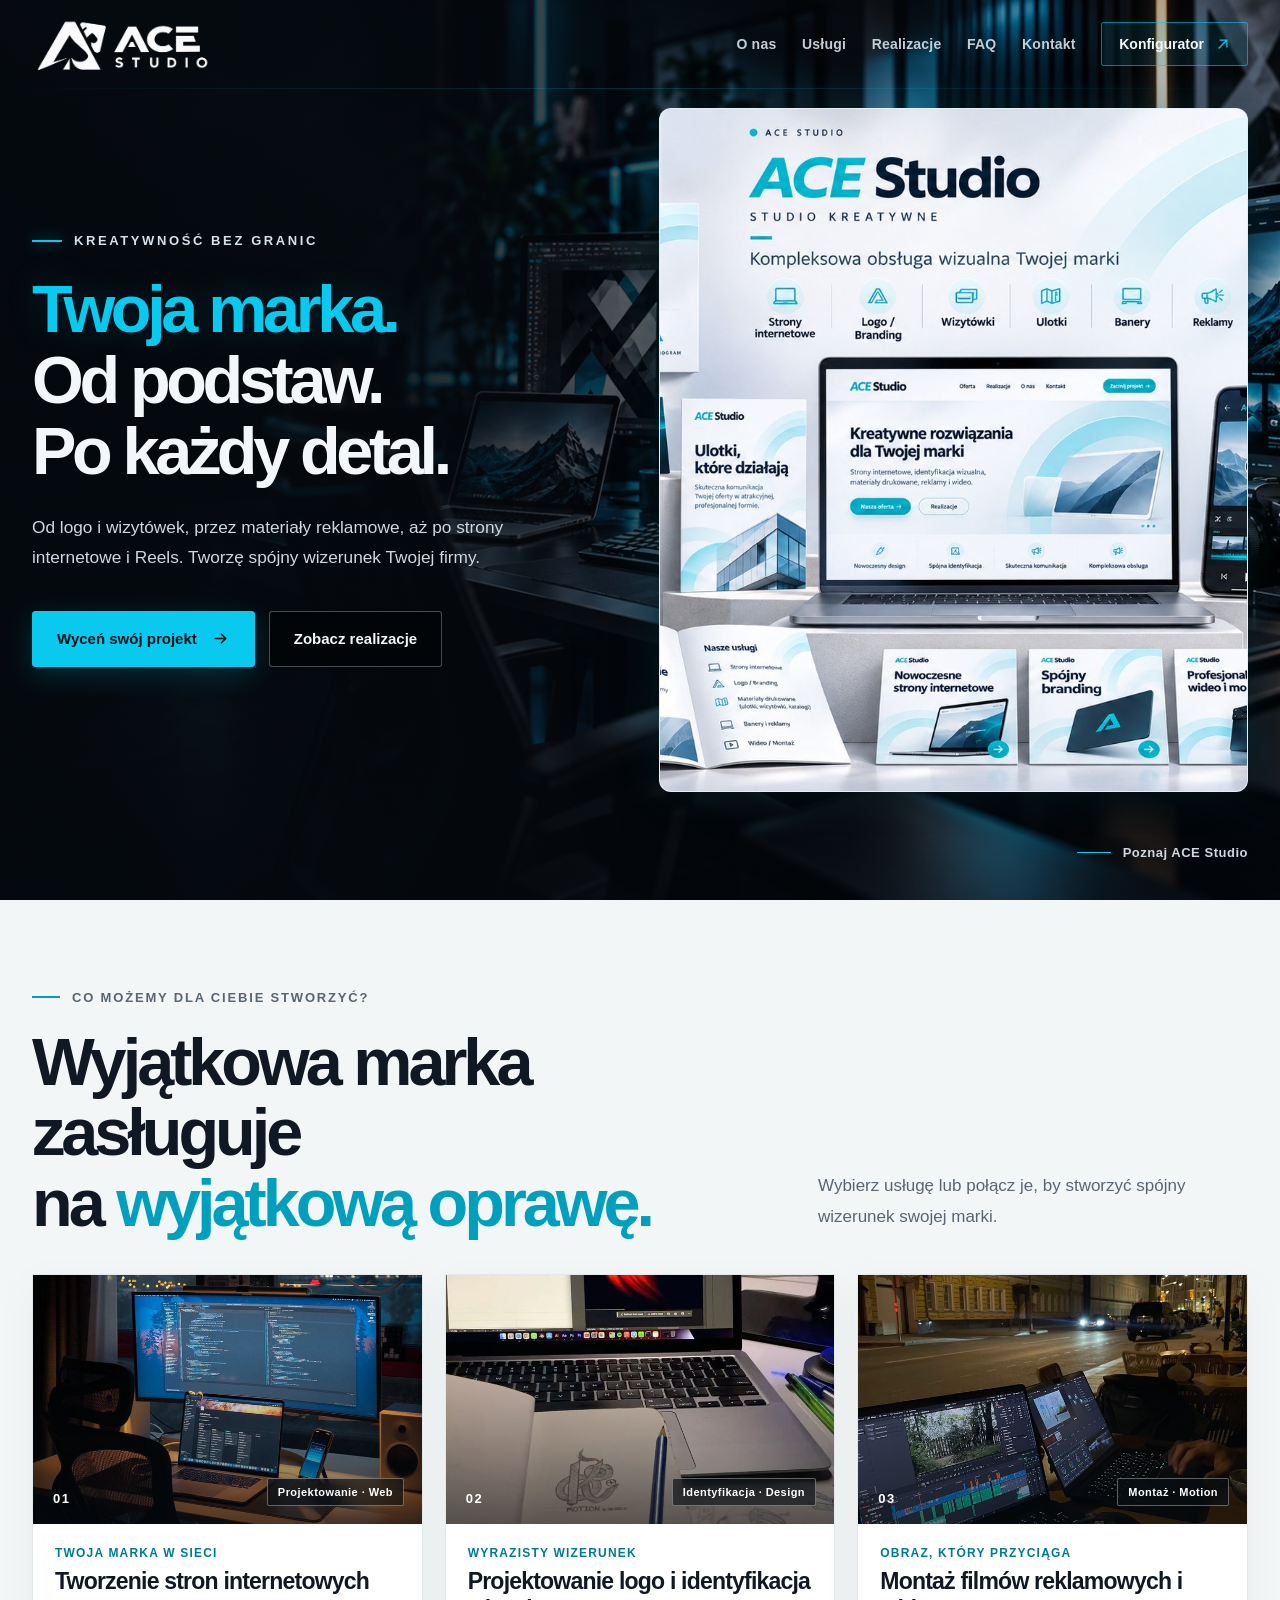
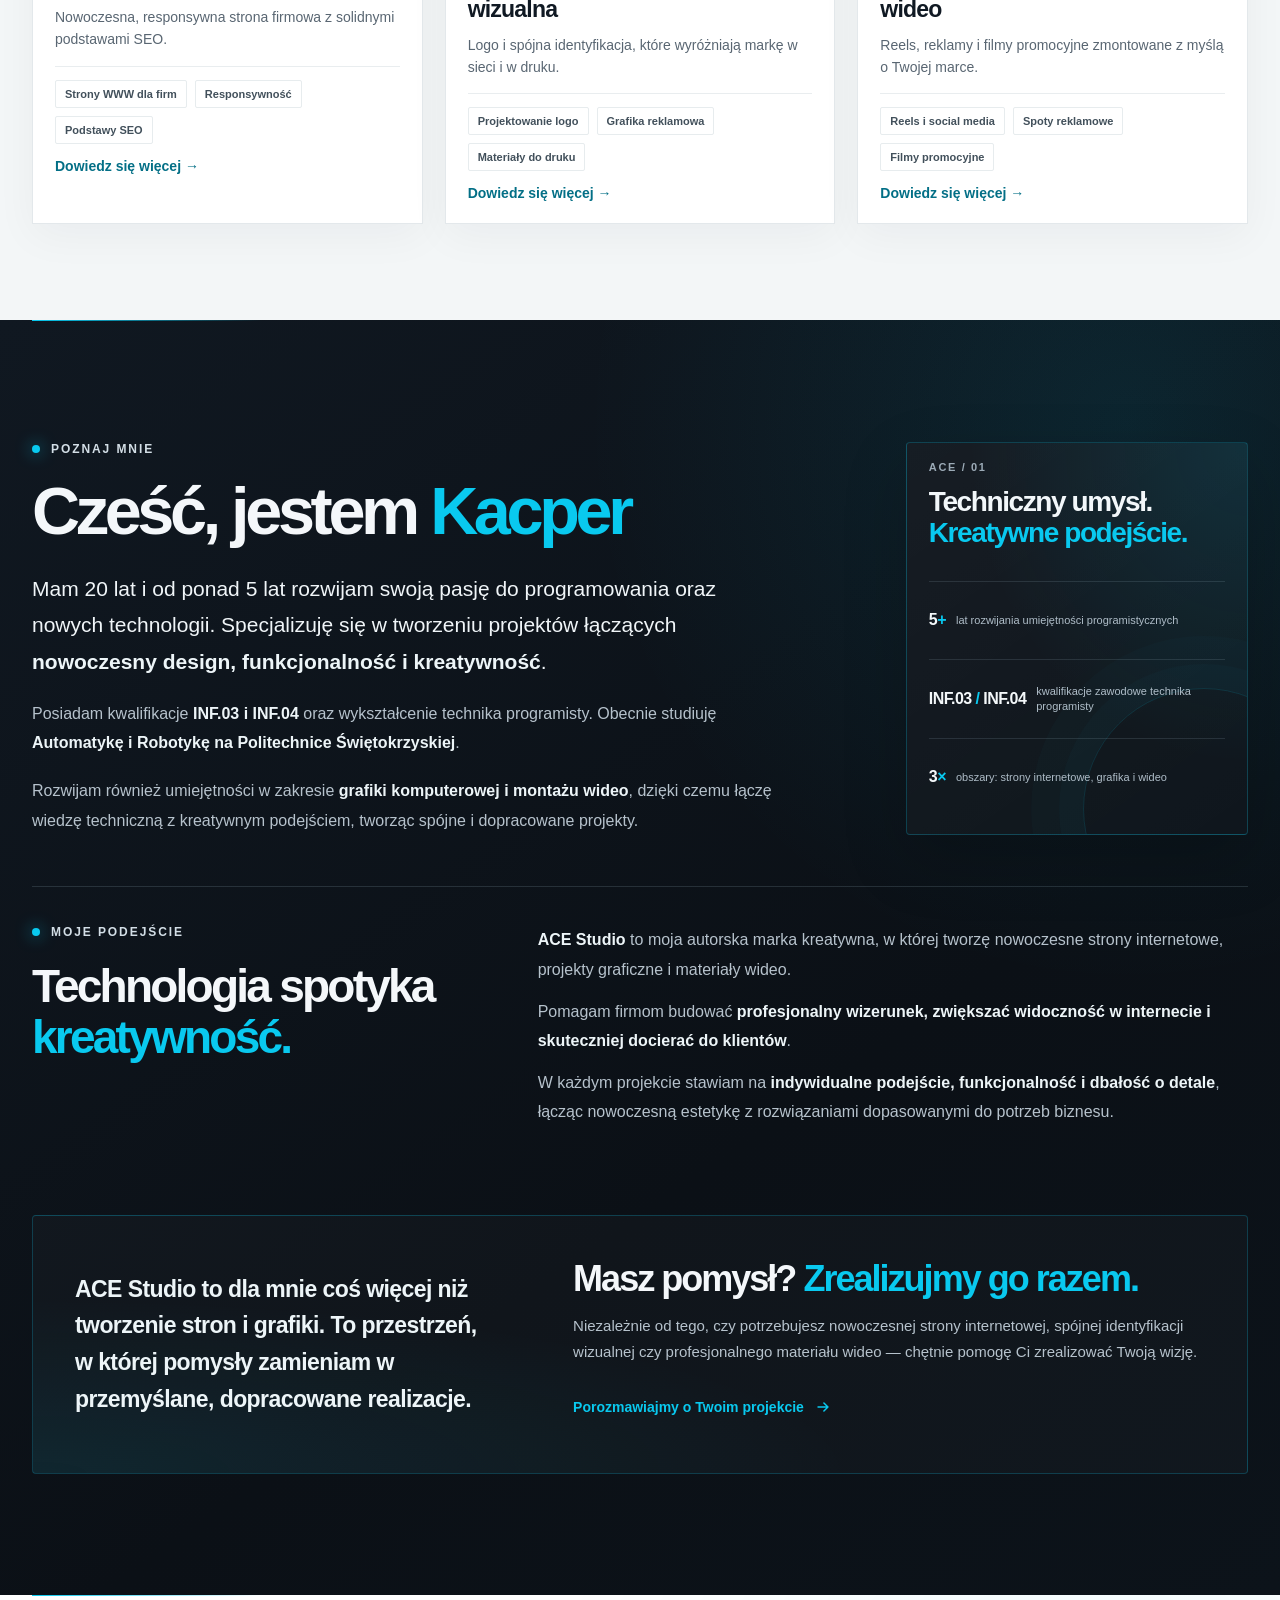
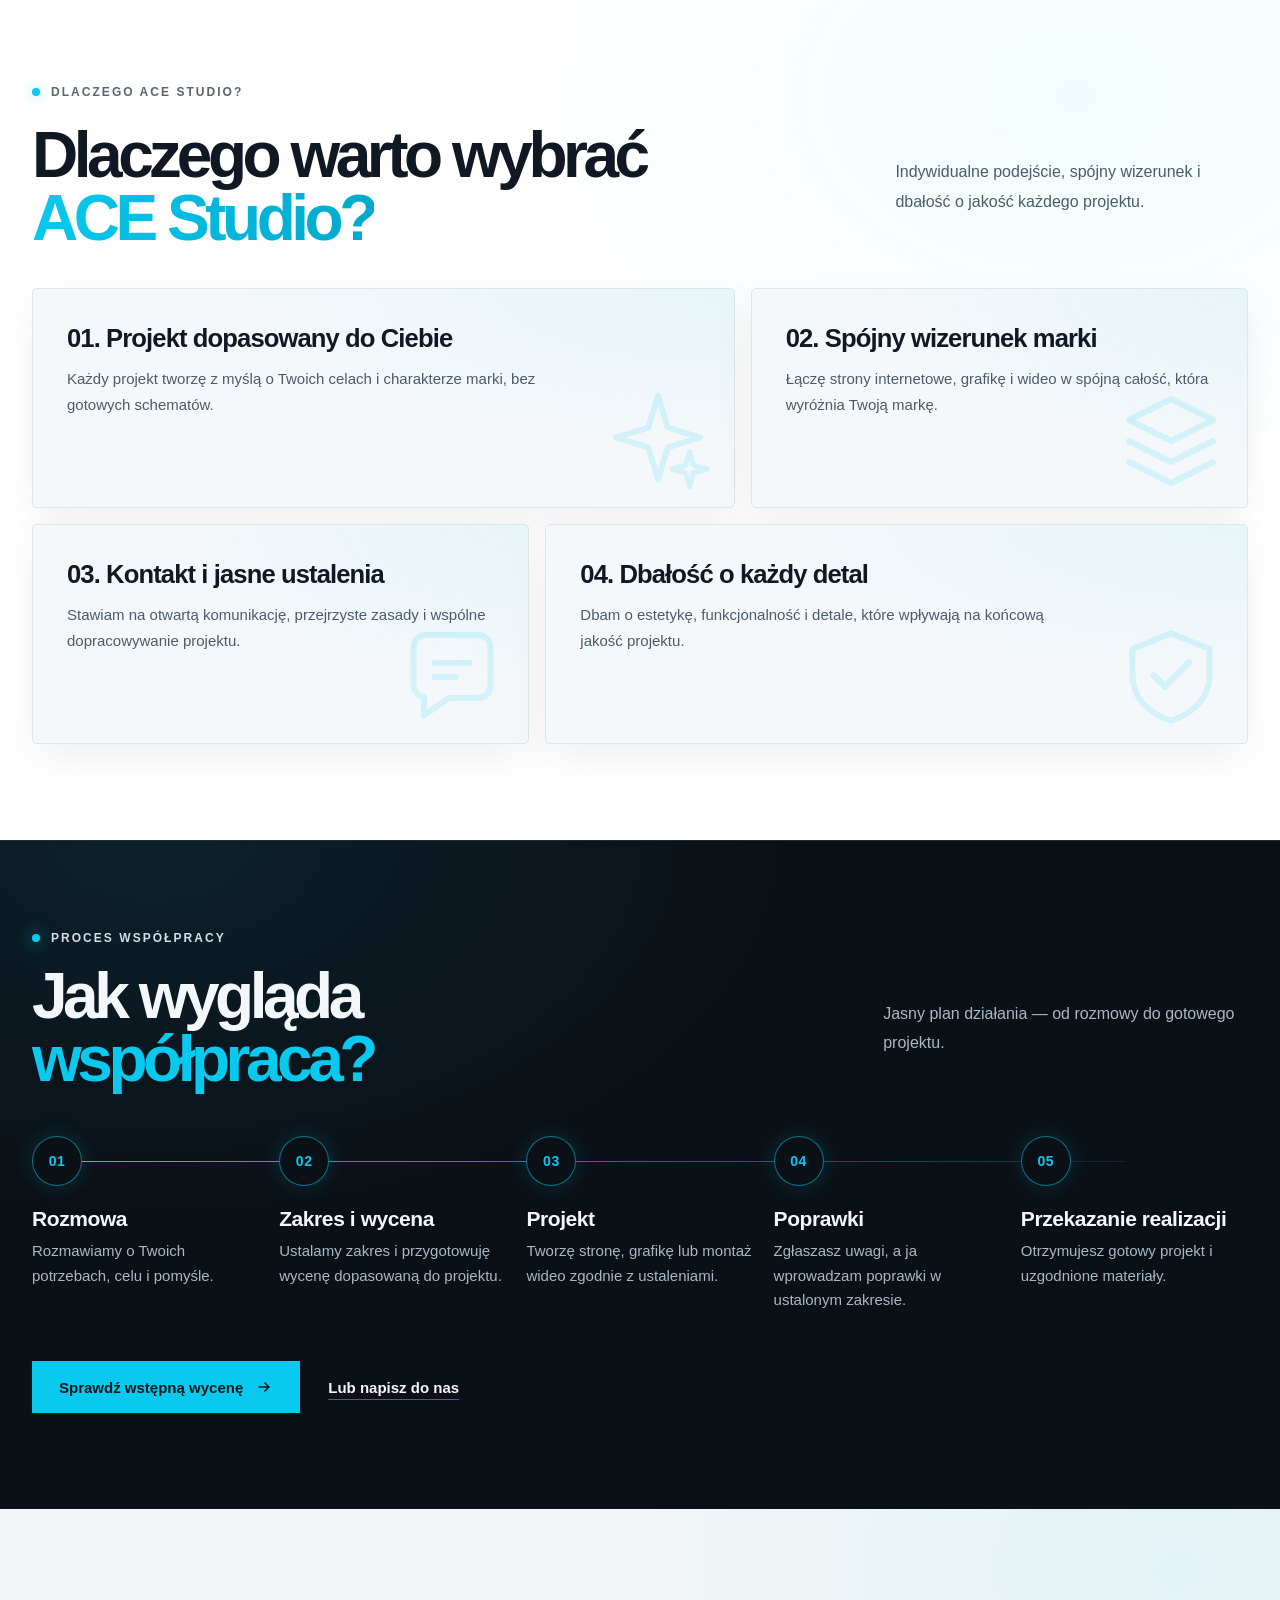
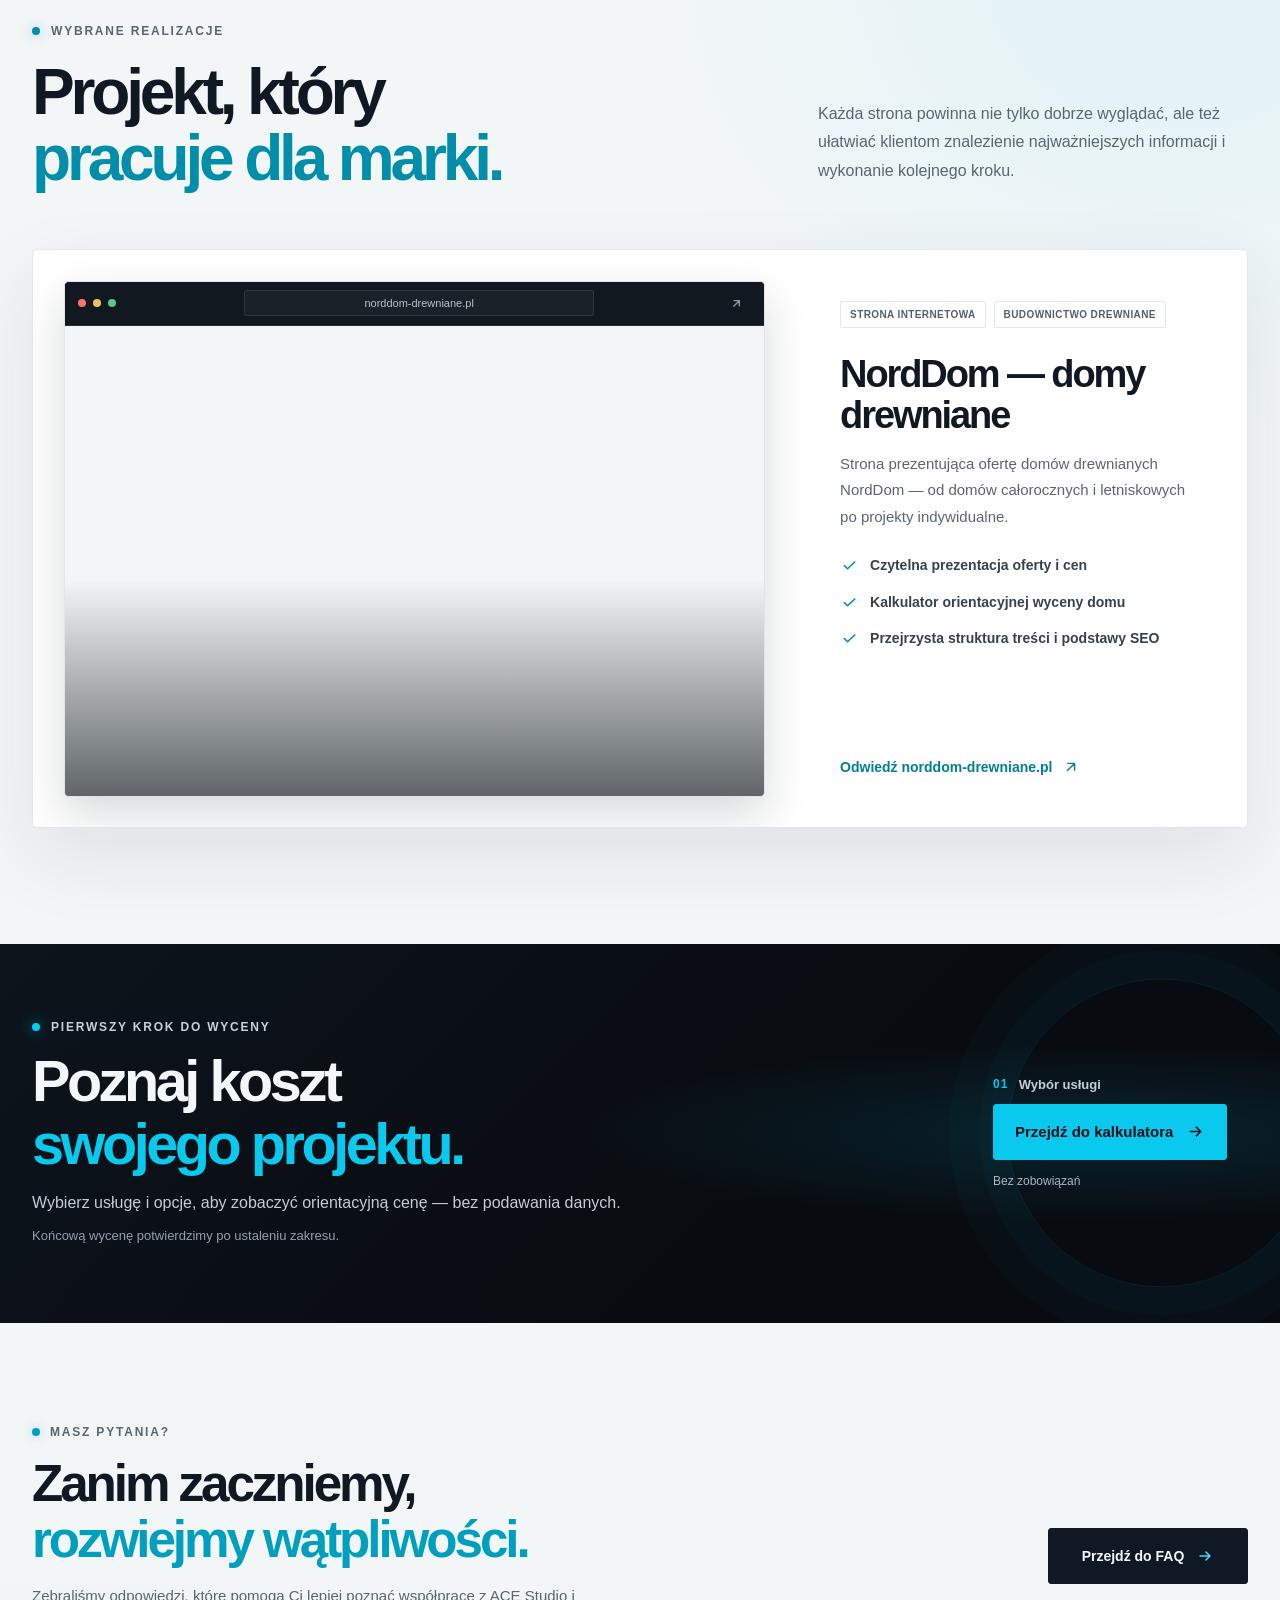
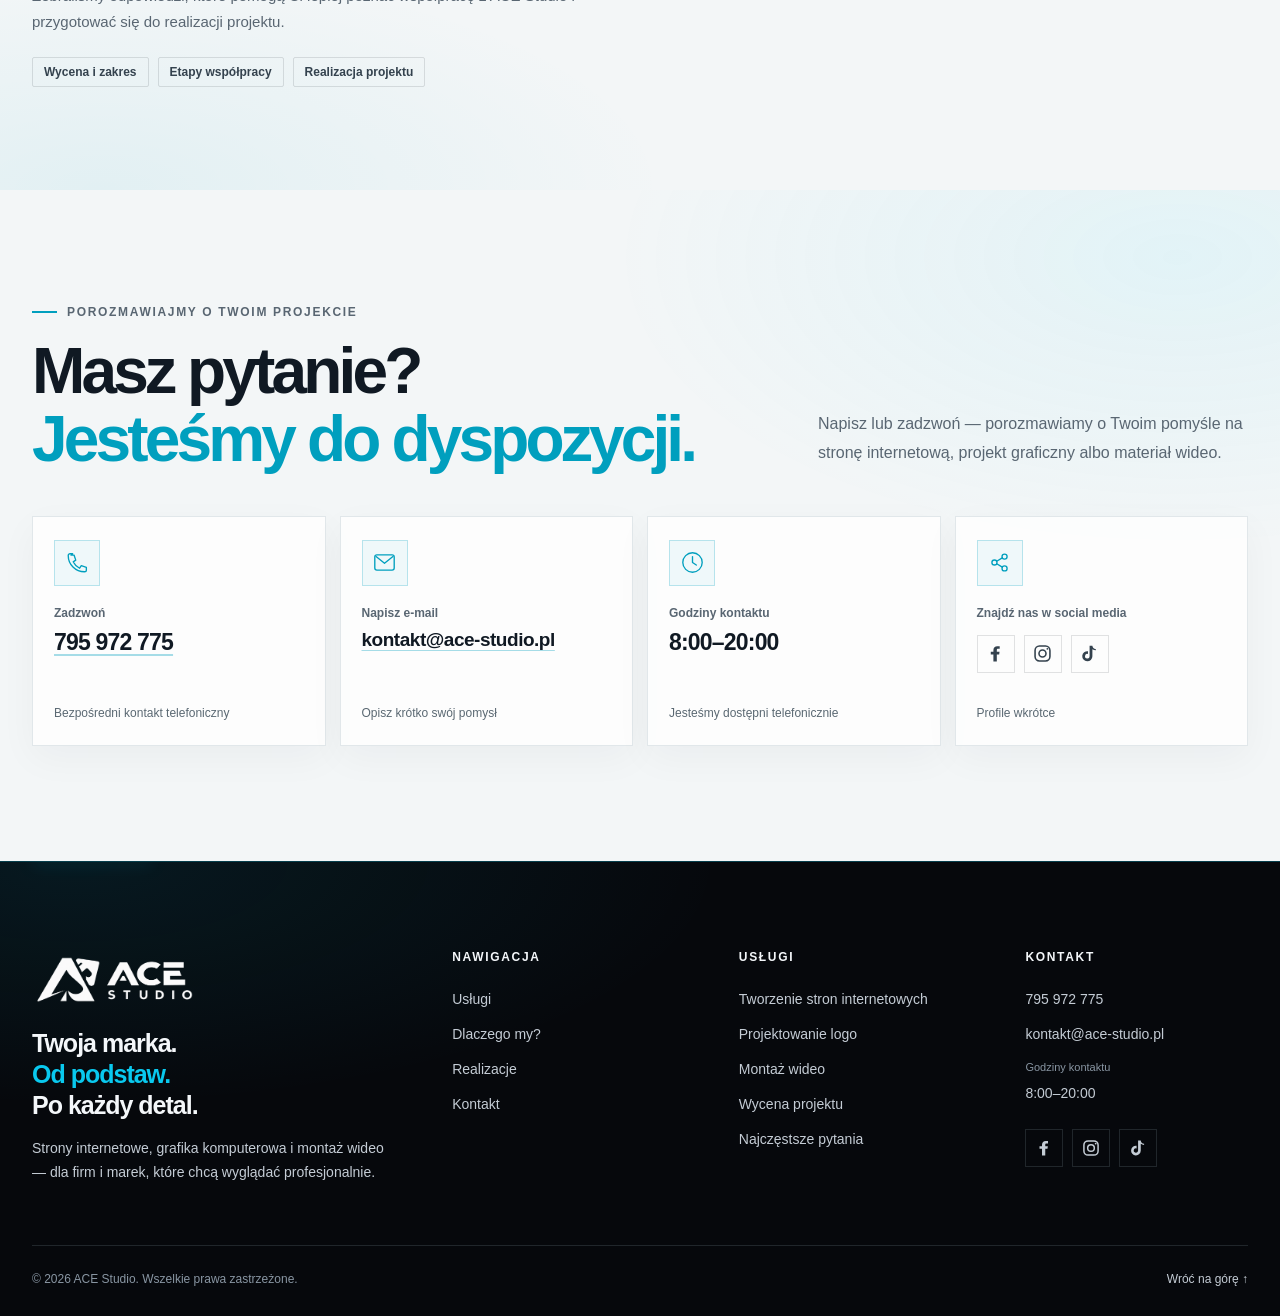
<file: index.html>
﻿<!DOCTYPE html>
<html lang="pl">
<head>
    <meta charset="UTF-8">
    <meta name="viewport" content="width=device-width, initial-scale=1.0">
    <meta name="theme-color" content="#080b10">
    <meta name="description" content="ACE Studio — tworzenie stron internetowych, projektowanie logo i identyfikacja wizualna, montaż filmów reklamowych i Reels. Sprawdź wstępną wycenę online.">
    <meta name="robots" content="index, follow">
    <title>Tworzenie stron internetowych, logo i montaż wideo — ACE Studio</title>
    <link rel="canonical" href="https://www.ace-studio.pl/">
    <link rel="icon" href="favicon.svg" type="image/svg+xml">
    <meta property="og:type" content="website">
    <meta property="og:locale" content="pl_PL">
    <meta property="og:site_name" content="ACE Studio">
    <meta property="og:url" content="https://www.ace-studio.pl/">
    <meta property="og:title" content="Tworzenie stron internetowych, logo i montaż wideo — ACE Studio">
    <meta property="og:description" content="Tworzenie stron internetowych, projektowanie logo, identyfikacja wizualna i montaż filmów reklamowych. Twój biznes. Nasza kreatywność. Wspólny rozwój.">
    <meta property="og:image" content="https://www.ace-studio.pl/ACE%20Studio%20%E2%80%93%20Kompleksowa%20oprawa%20marki.jpg">
    <meta name="twitter:card" content="summary_large_image">
    <script type="application/ld+json">
        {
            "@context": "https://schema.org",
            "@graph": [
                {
                    "@type": "WebSite",
                    "@id": "https://www.ace-studio.pl/#website",
                    "url": "https://www.ace-studio.pl/",
                    "name": "ACE Studio",
                    "inLanguage": "pl-PL"
                },
                {
                    "@type": "ProfessionalService",
                    "@id": "https://www.ace-studio.pl/#organization",
                    "name": "ACE Studio",
                    "url": "https://www.ace-studio.pl/",
                    "description": "Tworzenie stron internetowych, projektowanie logo, identyfikacja wizualna, grafika komputerowa i montaż filmów reklamowych.",
                    "hasOfferCatalog": {
                        "@type": "OfferCatalog",
                        "name": "Usługi ACE Studio",
                        "itemListElement": [
                            { "@type": "Offer", "itemOffered": { "@type": "Service", "name": "Tworzenie stron internetowych" } },
                            { "@type": "Offer", "itemOffered": { "@type": "Service", "name": "Projektowanie logo i identyfikacja wizualna" } },
                            { "@type": "Offer", "itemOffered": { "@type": "Service", "name": "Montaż filmów reklamowych i Reels" } }
                        ]
                    },
                    "telephone": "+48795972775",
                    "email": "kontakt@ace-studio.pl",
                    "openingHoursSpecification": {
                        "@type": "OpeningHoursSpecification",
                        "dayOfWeek": ["Monday", "Tuesday", "Wednesday", "Thursday", "Friday"],
                        "opens": "08:00",
                        "closes": "20:00"
                    }
                }
            ]
        }
    </script>
    <link rel="preload" as="image" href="backgroundHero.jpg" fetchpriority="high">
    <link rel="preload" as="image" href="ACE%20Studio%20%E2%80%93%20Kompleksowa%20oprawa%20marki.jpg" fetchpriority="high">
    <link rel="stylesheet" href="style.css?v=20261121">
        <script src="script.js?v=20261104" defer></script>
</head>
<body>
    <a class="skip-link" href="#main">Przejdź do treści</a>
    <header class="site-header" id="top">
        <div class="navbar">
            <a class="brand" href="#top" aria-label="ACE Studio — strona główna">
                <img src="ACE%20Studio%20LOGO.png" alt="ACE Studio" width="2168" height="725">
            </a>

            <button class="menu-toggle" type="button" aria-expanded="false" aria-controls="primary-navigation" aria-label="Otwórz menu">
                <span></span>
                <span></span>
            </button>

            <nav class="primary-navigation" id="primary-navigation" aria-label="Nawigacja główna">
                <a href="#o-nas">O nas</a>
                <a href="#uslugi">Usługi</a>
                <a href="#realizacje">Realizacje</a>
                <a href="faq/">FAQ</a>
                <a href="#kontakt">Kontakt</a>
                <a class="contact-link" href="wycena/">
                    Konfigurator
                    <svg aria-hidden="true" viewBox="0 0 16 16" fill="none">
                        <path d="M3.5 12.5 12.5 3.5M4.5 3.5h8v8" stroke="currentColor" stroke-width="1.5" stroke-linecap="round" stroke-linejoin="round"/>
                    </svg>
                </a>
            </nav>
        </div>
    </header>
    <main id="main" tabindex="-1">
        <section class="hero" aria-labelledby="hero-title">
            <div class="hero-content">
                <p class="hero-eyebrow">
                    <span aria-hidden="true"></span>
                    Kreatywność bez granic
                </p>
                <h1 id="hero-title">
                    <span>Twoja marka.</span>
                    <span class="hero-title-line">Od podstaw.</span>
                    <span class="hero-title-line">Po każdy detal.</span>
                </h1>
                <p class="hero-description">
Od logo i wizytówek, przez materiały reklamowe, aż po strony internetowe i Reels. Tworzę spójny wizerunek Twojej firmy.
                </p>
                <div class="hero-actions">
                    <a class="hero-button hero-button-primary" href="wycena/">
                                            Wyceń swój projekt
                        <svg aria-hidden="true" viewBox="0 0 20 20" fill="none">
                            <path d="M4.5 10h11m-4.5-4.5L15.5 10 11 14.5" stroke="currentColor" stroke-width="1.7" stroke-linecap="round" stroke-linejoin="round"/>
                        </svg>
                    </a>
                    <a class="hero-button hero-button-secondary"                     href="#realizacje">
                                            Zobacz realizacje
                    </a>
                </div>
            </div>
            <figure class="hero-visual">
                <a
                    class="hero-visual-link"
                    href="ACE%20Studio%20%E2%80%93%20Kompleksowa%20oprawa%20marki.jpg"
                    target="_blank"
                    rel="noopener"
                    aria-label="Otwórz pełny obraz ACE Studio — kompleksowa oprawa marki w nowej karcie">
                    <img
                        src="ACE%20Studio%20%E2%80%93%20Kompleksowa%20oprawa%20marki.jpg"
                        alt="ACE Studio — kompleksowa oprawa marki: strony internetowe, logo, branding, materiały reklamowe i montaż wideo"
                        width="1672"
                        height="941"
                        fetchpriority="high"
                        decoding="async">
                </a>
            </figure>
            <a class="hero-scroll" href="#o-nas">
                <span class="hero-scroll-line" aria-hidden="true"></span>
                Poznaj ACE Studio
            </a>
        </section>
        <section class="services" id="uslugi" aria-labelledby="services-title">
            <div class="services-inner">
                <header class="services-heading">
                    <p class="services-eyebrow"><span aria-hidden="true"></span> Co możemy dla Ciebie stworzyć?</p>
                    <div class="services-heading-row">
                        <h2 id="services-title">Wyjątkowa marka zasługuje<br>na <span>wyjątkową  oprawę.</span></h2>
                        <p class="services-intro">
                            Wybierz usługę lub połącz je, by stworzyć spójny wizerunek swojej marki.
                        </p>
                    </div>
                </header>

                <div class="services-grid">
                    <article class="service-card">
                        <div class="service-image-wrap">
                            <img
                                class="service-image"
                                src="tworzenieWWW.jpg"
                                alt="Stanowisko pracy przy projektowaniu i tworzeniu stron internetowych"
                                width="736"
                                height="920"
                                loading="lazy"
                                decoding="async">
                            <span class="service-number" aria-hidden="true">01</span>
                            <span class="service-image-label">Projektowanie · Web</span>
                        </div>
                        <div class="service-copy">
                            <p class="service-kicker">Twoja marka w sieci</p>
                            <h3>Tworzenie stron internetowych</h3>
                            <p>Nowoczesna, responsywna strona firmowa z solidnymi podstawami SEO.</p>
                            <ul class="service-tags" aria-label="Zakres usługi">
                                <li>Strony WWW dla firm</li>
                                <li>Responsywność</li>
                                <li>Podstawy SEO</li>
                            </ul>
                            <a class="service-more" href="tworzenie-stron-internetowych/" aria-label="Dowiedz się więcej o tworzeniu stron internetowych">Dowiedz się więcej →</a>
                        </div>
                    </article>

                    <article class="service-card">
                        <div class="service-image-wrap">
                            <img
                                class="service-image"
                                src="edycjaZDJ.jpg"
                                alt="Projektowanie logo i opracowywanie grafiki na ekranie komputera"
                                width="736"
                                height="1308"
                                loading="lazy"
                                decoding="async">
                            <span class="service-number" aria-hidden="true">02</span>
                            <span class="service-image-label">Identyfikacja · Design</span>
                        </div>
                        <div class="service-copy">
                            <p class="service-kicker">Wyrazisty wizerunek</p>
                            <h3>Projektowanie logo i identyfikacja wizualna</h3>
                            <p>Logo i spójna identyfikacja, które wyróżniają markę w sieci i w druku.</p>
                            <ul class="service-tags" aria-label="Zakres usługi">
                                <li>Projektowanie logo</li>
                                <li>Grafika reklamowa</li>
                                <li>Materiały do druku</li>
                            </ul>
                            <a class="service-more" href="projektowanie-logo/" aria-label="Dowiedz się więcej o projektowaniu logo i identyfikacji wizualnej">Dowiedz się więcej →</a>
                        </div>
                    </article>

                    <article class="service-card">
                        <div class="service-image-wrap">
                            <img
                                class="service-image"
                                src="edycjaFILM.jpg"
                                alt="Montaż filmu i edycja materiałów wideo przy stanowisku z laptopami"
                                width="736"
                                height="981"
                                loading="lazy"
                                decoding="async">
                            <span class="service-number" aria-hidden="true">03</span>
                            <span class="service-image-label">Montaż · Motion</span>
                        </div>
                        <div class="service-copy">
                            <p class="service-kicker">Obraz, który przyciąga</p>
                            <h3>Montaż filmów reklamowych i wideo</h3>
                            <p>Reels, reklamy i filmy promocyjne zmontowane z myślą o Twojej marce.</p>
                            <ul class="service-tags" aria-label="Zakres usługi">
                                <li>Reels i social media</li>
                                <li>Spoty reklamowe</li>
                                <li>Filmy promocyjne</li>
                            </ul>
                            <a class="service-more" href="montaz-wideo/" aria-label="Dowiedz się więcej o montażu wideo">Dowiedz się więcej →</a>
                        </div>
                    </article>
                </div>
            </div>
        </section>
        <section class="about" id="o-nas" aria-labelledby="about-title">
            <div class="about-inner">
                <div class="about-story-grid">
                    <header class="about-heading">
                        <p class="about-eyebrow"><span aria-hidden="true"></span> Poznaj mnie</p>
                        <h2 id="about-title">Cześć, jestem <span>Kacper</span></h2>
                    </header>

                    <div class="about-story">
                        <p class="about-lead">
                            Mam 20 lat i od ponad 5 lat rozwijam swoją pasję do programowania oraz nowych
                            technologii. Specjalizuję się w tworzeniu projektów łączących
                            <strong>nowoczesny design, funkcjonalność i kreatywność</strong>.
                        </p>
                        <p>
                            Posiadam kwalifikacje <strong>INF.03 i INF.04</strong> oraz wykształcenie
                            technika programisty. Obecnie studiuję
                            <strong>Automatykę i Robotykę na Politechnice Świętokrzyskiej</strong>.
                        </p>
                        <p>
                            Rozwijam również umiejętności w zakresie <strong>grafiki komputerowej i
                            montażu wideo</strong>, dzięki czemu łączę wiedzę techniczną z kreatywnym
                            podejściem, tworząc spójne i dopracowane projekty.
                        </p>
                    </div>

                    <aside class="about-profile" aria-label="Moje doświadczenie i kwalifikacje">
                        <span class="about-profile-index" aria-hidden="true">ACE / 01</span>
                        <p class="about-profile-label">Techniczny umysł. <span>Kreatywne podejście.</span></p>
                        <div class="about-profile-facts">
                            <div>
                                <strong>5<span>+</span></strong>
                                <span>lat rozwijania umiejętności programistycznych</span>
                            </div>
                            <div>
                                <strong>INF.03 <span>/</span> INF.04</strong>
                                <span>kwalifikacje zawodowe technika programisty</span>
                            </div>
                            <div>
                                <strong>3<span>×</span></strong>
                                <span>obszary: strony internetowe, grafika i wideo</span>
                            </div>
                        </div>
                    </aside>
                </div>

                <div class="about-vision">
                    <div class="about-vision-heading">
                        <p class="about-eyebrow"><span aria-hidden="true"></span> Moje podejście</p>
                        <h3>Technologia spotyka <span>kreatywność.</span></h3>
                    </div>
                    <div class="about-vision-copy">
                        <p>
                            <strong>ACE Studio</strong> to moja autorska marka kreatywna, w której tworzę
                            nowoczesne strony internetowe, projekty graficzne i materiały wideo.
                        </p>
                        <p>
                            Pomagam firmom budować <strong>profesjonalny wizerunek, zwiększać widoczność
                            w internecie i skuteczniej docierać do klientów</strong>.
                        </p>
                        <p>
                            W każdym projekcie stawiam na <strong>indywidualne podejście, funkcjonalność
                            i dbałość o detale</strong>, łącząc nowoczesną estetykę z rozwiązaniami
                            dopasowanymi do potrzeb biznesu.
                        </p>
                    </div>
                </div>

                <div class="about-cta">
                    <p class="about-cta-quote">
                        ACE Studio to dla mnie coś więcej niż tworzenie stron i grafiki. To przestrzeń,
                        w której pomysły zamieniam w przemyślane, dopracowane realizacje.
                    </p>
                    <div class="about-cta-copy">
                        <h3>Masz pomysł? <span>Zrealizujmy go razem.</span></h3>
                        <p>
                            Niezależnie od tego, czy potrzebujesz nowoczesnej strony internetowej,
                            spójnej identyfikacji wizualnej czy profesjonalnego materiału wideo —
                            chętnie pomogę Ci zrealizować Twoją wizję.
                        </p>
                        <a class="about-cta-link" href="#kontakt">
                            Porozmawiajmy o Twoim projekcie
                            <svg aria-hidden="true" viewBox="0 0 20 20" fill="none">
                                <path d="M4.5 10h11m-4.5-4.5L15.5 10 11 14.5" stroke="currentColor" stroke-width="1.7" stroke-linecap="round" stroke-linejoin="round"/>
                            </svg>
                        </a>
                    </div>
                </div>
            </div>
        </section>
        <section class="reasons" id="dlaczego-my" aria-labelledby="reasons-title">
            <div class="reasons-inner">
                <header class="reasons-heading">
                    <p class="reasons-eyebrow"><span aria-hidden="true"></span> Dlaczego ACE Studio?</p>
                    <div class="reasons-heading-row">
                        <h2 id="reasons-title">Dlaczego warto wybrać<br><span>ACE Studio?</span></h2>
                        <p class="reasons-intro">
                            Indywidualne podejście, spójny wizerunek i dbałość o jakość każdego projektu.
                        </p>
                    </div>
                </header>

                <div class="reasons-grid">
                    <article class="reason-card">
                        <div class="reason-card-top">
                            <span class="reason-icon" aria-hidden="true">
                                <svg aria-hidden="true" viewBox="0 0 32 32" fill="none">
                                    <path d="m16 3 2.8 9.2L28 15l-9.2 2.8L16 27l-2.8-9.2L4 15l9.2-2.8L16 3Z" stroke="currentColor" stroke-width="1.7" stroke-linejoin="round"/>
                                    <path d="m25 19 1.1 3.9L30 24l-3.9 1.1L25 29l-1.1-3.9L20 24l3.9-1.1L25 19Z" stroke="currentColor" stroke-width="1.5" stroke-linejoin="round"/>
                                </svg>
                            </span>
                        </div>
                        <div class="reason-card-content">
                            <h3><span class="reason-number">01.</span> Projekt dopasowany do Ciebie</h3>
                            <p>Każdy projekt tworzę z myślą o Twoich celach i charakterze marki, bez gotowych schematów.</p>
                        </div>
                    </article>

                    <article class="reason-card">
                        <div class="reason-card-top">
                            <span class="reason-icon" aria-hidden="true">
                                <svg aria-hidden="true" viewBox="0 0 32 32" fill="none">
                                    <path d="m16 4 12 6-12 6L4 10l12-6Z" stroke="currentColor" stroke-width="1.7" stroke-linejoin="round"/>
                                    <path d="m4 16 12 6 12-6M4 22l12 6 12-6" stroke="currentColor" stroke-width="1.7" stroke-linecap="round" stroke-linejoin="round"/>
                                </svg>
                            </span>
                        </div>
                        <div class="reason-card-content">
                            <h3><span class="reason-number">02.</span> Spójny wizerunek marki</h3>
                            <p>Łączę strony internetowe, grafikę i wideo w spójną całość, która wyróżnia Twoją markę.</p>
                        </div>
                    </article>

                    <article class="reason-card">
                        <div class="reason-card-top">
                            <span class="reason-icon" aria-hidden="true">
                                <svg aria-hidden="true" viewBox="0 0 32 32" fill="none">
                                    <path d="M5 7.5A3.5 3.5 0 0 1 8.5 4h15A3.5 3.5 0 0 1 27 7.5v11a3.5 3.5 0 0 1-3.5 3.5H15l-7 5v-5.3A3.5 3.5 0 0 1 5 18.5v-11Z" stroke="currentColor" stroke-width="1.7" stroke-linejoin="round"/>
                                    <path d="M11 12h10M11 16h6" stroke="currentColor" stroke-width="1.7" stroke-linecap="round"/>
                                </svg>
                            </span>
                        </div>
                        <div class="reason-card-content">
                            <h3><span class="reason-number">03.</span> Kontakt i jasne ustalenia</h3>
                            <p>Stawiam na otwartą komunikację, przejrzyste zasady i wspólne dopracowywanie projektu.</p>
                        </div>
                    </article>

                    <article class="reason-card">
                        <div class="reason-card-top">
                            <span class="reason-icon" aria-hidden="true">
                                <svg aria-hidden="true" viewBox="0 0 32 32" fill="none">
                                    <path d="M16 3.5 27 8v7.5c0 6.1-4.1 10.7-11 13-6.9-2.3-11-6.9-11-13V8l11-4.5Z" stroke="currentColor" stroke-width="1.7" stroke-linejoin="round"/>
                                    <path d="m11 15.5 3.3 3.3 6.8-7" stroke="currentColor" stroke-width="1.8" stroke-linecap="round" stroke-linejoin="round"/>
                                </svg>
                            </span>
                        </div>
                        <div class="reason-card-content">
                            <h3><span class="reason-number">04.</span> Dbałość o każdy detal</h3>
                            <p>Dbam o estetykę, funkcjonalność i detale, które wpływają na końcową jakość projektu.</p>
                        </div>
                    </article>
                </div>
            </div>
        </section>
        <section class="process" id="wspolpraca" aria-labelledby="process-title">
            <div class="process-inner">
                <header class="process-heading">
                    <p class="process-eyebrow"><span aria-hidden="true"></span> Proces współpracy</p>
                    <div class="process-heading-row">
                        <h2 id="process-title">Jak wygląda<br><span>współpraca?</span></h2>
                        <p class="process-intro">
                            Jasny plan działania — od rozmowy do gotowego projektu.
                        </p>
                    </div>
                </header>

                <ol class="process-steps">
                    <li class="process-step">
                        <span class="process-step-number" aria-hidden="true">01</span>
                        <h3>Rozmowa</h3>
                        <p>Rozmawiamy o Twoich potrzebach, celu i pomyśle.</p>
                    </li>
                    <li class="process-step">
                        <span class="process-step-number" aria-hidden="true">02</span>
                        <h3>Zakres i wycena</h3>
                        <p>Ustalamy zakres i przygotowuję wycenę dopasowaną do projektu.</p>
                    </li>
                    <li class="process-step">
                        <span class="process-step-number" aria-hidden="true">03</span>
                        <h3>Projekt</h3>
                        <p>Tworzę stronę, grafikę lub montaż wideo zgodnie z ustaleniami.</p>
                    </li>
                    <li class="process-step">
                        <span class="process-step-number" aria-hidden="true">04</span>
                        <h3>Poprawki</h3>
                        <p>Zgłaszasz uwagi, a ja wprowadzam poprawki w ustalonym zakresie.</p>
                    </li>
                    <li class="process-step">
                        <span class="process-step-number" aria-hidden="true">05</span>
                        <h3>Przekazanie realizacji</h3>
                        <p>Otrzymujesz gotowy projekt i uzgodnione materiały.</p>
                    </li>
                </ol>

                <div class="process-cta">
                    <a class="process-cta-link" href="wycena/">
                        Sprawdź wstępną wycenę
                        <svg aria-hidden="true" viewBox="0 0 20 20" fill="none">
                            <path d="M4.5 10h11m-4.5-4.5L15.5 10 11 14.5" stroke="currentColor" stroke-width="1.7" stroke-linecap="round" stroke-linejoin="round"/>
                        </svg>
                    </a>
                    <a class="process-cta-secondary" href="#kontakt">Lub napisz do nas</a>
                </div>
            </div>
        </section>
        <section class="portfolio" id="realizacje" aria-labelledby="portfolio-title">
            <div class="portfolio-inner">
                <header class="portfolio-heading">
                    <p class="portfolio-eyebrow"><span aria-hidden="true"></span> Wybrane realizacje</p>
                    <div class="portfolio-heading-row">
                        <h2 id="portfolio-title">Projekt, który<br><span>pracuje dla marki.</span></h2>
                        <p class="portfolio-intro">
                            Każda strona powinna nie tylko dobrze wyglądać, ale też ułatwiać klientom
                            znalezienie najważniejszych informacji i wykonanie kolejnego kroku.
                        </p>
                    </div>
                </header>

                <article class="portfolio-project">
                    <div class="portfolio-browser">
                        <div class="portfolio-browser-bar" aria-hidden="true">
                            <span class="portfolio-browser-dot"></span>
                            <span class="portfolio-browser-dot"></span>
                            <span class="portfolio-browser-dot"></span>
                            <span class="portfolio-browser-address">norddom-drewniane.pl</span>
                            <span class="portfolio-browser-open">
                                <svg viewBox="0 0 16 16" fill="none">
                                    <path d="M5 11 11 5M5.5 5H11v5.5" stroke="currentColor" stroke-width="1.4" stroke-linecap="round" stroke-linejoin="round"/>
                                </svg>
                            </span>
                        </div>
                        <div class="portfolio-preview">
                            <iframe
                                src="https://norddom-drewniane.pl/"
                                title="Podgląd strony internetowej NordDom"
                                loading="lazy"
                                referrerpolicy="strict-origin-when-cross-origin"
                                tabindex="-1"
                                aria-hidden="true"></iframe>
                            <a
                                class="portfolio-preview-link"
                                href="https://norddom-drewniane.pl/"
                                target="_blank"
                                rel="noopener noreferrer"
                                aria-label="Otwórz stronę NordDom w nowej karcie">
                                <span class="portfolio-preview-cta">
                                    Zobacz stronę na żywo
                                    <svg aria-hidden="true" viewBox="0 0 16 16" fill="none">
                                        <path d="M5 11 11 5M5.5 5H11v5.5" stroke="currentColor" stroke-width="1.4" stroke-linecap="round" stroke-linejoin="round"/>
                                    </svg>
                                </span>
                            </a>
                        </div>
                    </div>

                    <div class="portfolio-project-info">
                        <div class="portfolio-project-meta">
                            <span>Strona internetowa</span>
                            <span>Budownictwo drewniane</span>
                        </div>
                        <h3>NordDom — domy drewniane</h3>
                        <p class="portfolio-project-description">
                            Strona prezentująca ofertę domów drewnianych NordDom — od domów całorocznych
                            i letniskowych po projekty indywidualne.
                        </p>
                        <ul class="portfolio-features" aria-label="Cechy projektu">
                            <li>
                                <svg aria-hidden="true" viewBox="0 0 20 20" fill="none">
                                    <path d="m4.5 10 3.4 3.4 7.6-7.1" stroke="currentColor" stroke-width="1.7" stroke-linecap="round" stroke-linejoin="round"/>
                                </svg>
                                Czytelna prezentacja oferty i cen
                            </li>
                            <li>
                                <svg aria-hidden="true" viewBox="0 0 20 20" fill="none">
                                    <path d="m4.5 10 3.4 3.4 7.6-7.1" stroke="currentColor" stroke-width="1.7" stroke-linecap="round" stroke-linejoin="round"/>
                                </svg>
                                Kalkulator orientacyjnej wyceny domu
                            </li>
                            <li>
                                <svg aria-hidden="true" viewBox="0 0 20 20" fill="none">
                                    <path d="m4.5 10 3.4 3.4 7.6-7.1" stroke="currentColor" stroke-width="1.7" stroke-linecap="round" stroke-linejoin="round"/>
                                </svg>
                                Przejrzysta struktura treści i podstawy SEO
                            </li>
                        </ul>
                        <a
                            class="portfolio-project-link"
                            href="https://norddom-drewniane.pl/"
                            target="_blank"
                            rel="noopener noreferrer">
                            Odwiedź norddom-drewniane.pl
                            <svg aria-hidden="true" viewBox="0 0 20 20" fill="none">
                                <path d="M6 14 14 6M6.5 6H14v7.5" stroke="currentColor" stroke-width="1.6" stroke-linecap="round" stroke-linejoin="round"/>
                            </svg>
                        </a>
                    </div>
                </article>
            </div>
        </section>
        <section class="quote-promo" aria-labelledby="quote-promo-title">
            <div class="quote-promo-inner">
                <div class="quote-promo-copy">
                    <p class="quote-promo-eyebrow"><span aria-hidden="true"></span> Pierwszy krok do wyceny</p>
                    <h2 id="quote-promo-title">Poznaj koszt<br><span>swojego projektu.</span></h2>
                    <p class="quote-promo-description">
                        Wybierz usługę i opcje, aby zobaczyć orientacyjną cenę — bez podawania danych.
                    </p>
                    <p class="quote-promo-note">Końcową wycenę potwierdzimy po ustaleniu zakresu.</p>
                </div>
                <div class="quote-promo-action">
                    <span class="quote-promo-step"><span>01</span> Wybór usługi</span>
                    <a class="quote-promo-button" href="wycena/">
                        Przejdź do kalkulatora
                        <svg aria-hidden="true" viewBox="0 0 20 20" fill="none">
                            <path d="M4.5 10h11m-4.5-4.5L15.5 10 11 14.5" stroke="currentColor" stroke-width="1.7" stroke-linecap="round" stroke-linejoin="round"/>
                        </svg>
                    </a>
                    <span class="quote-promo-caption">Bez zobowiązań</span>
                </div>
            </div>
        </section>
        <section class="faq-promo" aria-labelledby="faq-promo-title">
            <div class="faq-promo-inner">
                <div class="faq-promo-copy">
                    <p class="faq-promo-eyebrow"><span aria-hidden="true"></span> Masz pytania?</p>
                    <h2 id="faq-promo-title">Zanim zaczniemy,<br><span>rozwiejmy wątpliwości.</span></h2>
                    <p class="faq-promo-description">
                        Zebraliśmy odpowiedzi, które pomogą Ci lepiej poznać współpracę z ACE Studio
                        i przygotować się do realizacji projektu.
                    </p>
                    <ul class="faq-promo-topics" aria-label="Tematy poruszane w FAQ">
                        <li>Wycena i zakres</li>
                        <li>Etapy współpracy</li>
                        <li>Realizacja projektu</li>
                    </ul>
                </div>
                <a class="faq-promo-button" href="faq/">
                    Przejdź do FAQ
                    <svg aria-hidden="true" viewBox="0 0 20 20" fill="none">
                        <path d="M4.5 10h11m-4.5-4.5L15.5 10 11 14.5" stroke="currentColor" stroke-width="1.7" stroke-linecap="round" stroke-linejoin="round"/>
                    </svg>
                </a>
            </div>
        </section>
        <section class="contact-section" id="kontakt" aria-labelledby="contact-title">
            <div class="contact-inner">
                <header class="contact-heading">
                    <p class="contact-eyebrow"><span aria-hidden="true"></span> Porozmawiajmy o Twoim projekcie</p>
                    <div class="contact-heading-row">
                        <h2 id="contact-title">Masz pytanie?<br><span>Jesteśmy do dyspozycji.</span></h2>
                        <p class="contact-intro">
                            Napisz lub zadzwoń — porozmawiamy o Twoim pomyśle na stronę internetową,
                            projekt graficzny albo materiał wideo.
                        </p>
                    </div>
                </header>

                <div class="contact-grid">
                    <article class="contact-card">
                        <span class="contact-card-icon" aria-hidden="true">
                            <svg viewBox="0 0 32 32" fill="none">
                                <path d="M10.2 5.5h-3A2.2 2.2 0 0 0 5 7.7c0 10.7 8.6 19.3 19.3 19.3a2.2 2.2 0 0 0 2.2-2.2v-3l-6-2-2 3a16 16 0 0 1-7.6-7.6l3-2-2-6h-3.7Z" stroke="currentColor" stroke-width="1.6" stroke-linecap="round" stroke-linejoin="round"/>
                            </svg>
                        </span>
                        <p class="contact-card-label">Zadzwoń</p>
                        <a class="contact-card-value" href="tel:+48795972775">795 972 775</a>
                        <p class="contact-card-note">Bezpośredni kontakt telefoniczny</p>
                    </article>

                    <article class="contact-card">
                        <span class="contact-card-icon" aria-hidden="true">
                            <svg viewBox="0 0 32 32" fill="none">
                                <rect x="4.5" y="7" width="23" height="18" rx="2.5" stroke="currentColor" stroke-width="1.6"/>
                                <path d="m6 9 10 8 10-8" stroke="currentColor" stroke-width="1.6" stroke-linecap="round" stroke-linejoin="round"/>
                            </svg>
                        </span>
                        <p class="contact-card-label">Napisz e-mail</p>
                        <a class="contact-card-value contact-email" href="mailto:kontakt@ace-studio.pl">kontakt@ace-studio.pl</a>
                        <p class="contact-card-note">Opisz krótko swój pomysł</p>
                    </article>

                    <article class="contact-card">
                        <span class="contact-card-icon" aria-hidden="true">
                            <svg viewBox="0 0 32 32" fill="none">
                                <circle cx="16" cy="16" r="11.5" stroke="currentColor" stroke-width="1.6"/>
                                <path d="M16 9v7l4.5 3" stroke="currentColor" stroke-width="1.6" stroke-linecap="round" stroke-linejoin="round"/>
                            </svg>
                        </span>
                        <p class="contact-card-label">Godziny kontaktu</p>
                        <p class="contact-card-value">8:00–20:00</p>
                        <p class="contact-card-note">Jesteśmy dostępni telefonicznie</p>
                    </article>

                    <article class="contact-card contact-social-card">
                        <span class="contact-card-icon" aria-hidden="true">
                            <svg viewBox="0 0 32 32" fill="none">
                                <circle cx="10" cy="16" r="3" stroke="currentColor" stroke-width="1.6"/>
                                <circle cx="22" cy="9" r="3" stroke="currentColor" stroke-width="1.6"/>
                                <circle cx="22" cy="23" r="3" stroke="currentColor" stroke-width="1.6"/>
                                <path d="m12.7 14.5 6.6-4M12.7 17.5l6.6 4" stroke="currentColor" stroke-width="1.6" stroke-linecap="round"/>
                            </svg>
                        </span>
                        <p class="contact-card-label">Znajdź nas w social media</p>
                        <ul class="contact-social-list" aria-label="Media społecznościowe">
                            <li>
                                <svg viewBox="0 0 24 24" role="img" aria-label="Facebook">
                                    <path fill="currentColor" d="M13.5 21v-8h2.7l.4-3.1h-3.1V8c0-.9.3-1.5 1.6-1.5h1.7V3.7c-.3 0-1.4-.1-2.7-.1-2.7 0-4.5 1.6-4.5 4.6v1.7h-3V13h3v8h3.4Z"/>
                                </svg>
                            </li>
                            <li>
                                <svg viewBox="0 0 24 24" role="img" aria-label="Instagram">
                                    <rect x="3.5" y="3.5" width="17" height="17" rx="5" fill="none" stroke="currentColor" stroke-width="1.8"/>
                                    <circle cx="12" cy="12" r="4" fill="none" stroke="currentColor" stroke-width="1.8"/>
                                    <circle cx="17.6" cy="6.7" r="1.1" fill="currentColor"/>
                                </svg>
                            </li>
                            <li>
                                <svg viewBox="0 0 24 24" role="img" aria-label="TikTok">
                                    <path fill="currentColor" d="M19.3 8.3a6.7 6.7 0 0 1-4-1.3v8.1a5.8 5.8 0 1 1-5-5.7v3.2a2.6 2.6 0 1 0 1.8 2.5V3h3.2c.2 2 1.5 3.6 4 4v1.3Z"/>
                                </svg>
                            </li>
                        </ul>
                        <p class="contact-card-note">Profile wkrótce</p>
                    </article>
                </div>
            </div>
        </section>
    </main>
    <footer class="site-footer">
        <div class="footer-inner">
            <div class="footer-main">
                <div class="footer-brand">
                    <a href="#top" aria-label="ACE Studio — wróć na początek strony">
                        <img src="ACE%20Studio%20LOGO.png" alt="ACE Studio" width="2168" height="725" loading="lazy">
                    </a>
                    <p class="footer-tagline">Twoja marka.<br><span>Od podstaw.</span><br>Po każdy detal.</p>
                    <p class="footer-description">
                        Strony internetowe, grafika komputerowa i montaż wideo — dla firm i marek,
                        które chcą wyglądać profesjonalnie.
                    </p>
                </div>

                <nav class="footer-column" aria-label="Nawigacja w stopce">
                    <h2>Nawigacja</h2>
                    <ul class="footer-list">
                        <li><a href="#uslugi">Usługi</a></li>
                        <li><a href="#dlaczego-my">Dlaczego my?</a></li>
                        <li><a href="#realizacje">Realizacje</a></li>
                        <li><a href="#kontakt">Kontakt</a></li>
                    </ul>
                </nav>

                <nav class="footer-column" aria-label="Usługi">
                    <h2>Usługi</h2>
                    <ul class="footer-list">
                        <li><a href="tworzenie-stron-internetowych/">Tworzenie stron internetowych</a></li>
                        <li><a href="projektowanie-logo/">Projektowanie logo</a></li>
                        <li><a href="montaz-wideo/">Montaż wideo</a></li>
                        <li><a href="wycena/">Wycena projektu</a></li>
                                                <li><a href="faq/">Najczęstsze pytania</a></li>
                    </ul>
                </nav>

                <div class="footer-column footer-column-contact">
                    <h2>Kontakt</h2>
                    <ul class="footer-list">
                        <li><a href="tel:+48795972775">795 972 775</a></li>
                        <li><a href="mailto:kontakt@ace-studio.pl">kontakt@ace-studio.pl</a></li>
                        <li><span><span class="footer-list-label">Godziny kontaktu</span>8:00–20:00</span></li>
                    </ul>
                    <ul class="footer-social" aria-label="Media społecznościowe">
                        <li>
                            <svg viewBox="0 0 24 24" role="img" aria-label="Facebook">
                                <path fill="currentColor" d="M13.5 21v-8h2.7l.4-3.1h-3.1V8c0-.9.3-1.5 1.6-1.5h1.7V3.7c-.3 0-1.4-.1-2.7-.1-2.7 0-4.5 1.6-4.5 4.6v1.7h-3V13h3v8h3.4Z"/>
                            </svg>
                        </li>
                        <li>
                            <svg viewBox="0 0 24 24" role="img" aria-label="Instagram">
                                <rect x="3.5" y="3.5" width="17" height="17" rx="5" fill="none" stroke="currentColor" stroke-width="1.8"/>
                                <circle cx="12" cy="12" r="4" fill="none" stroke="currentColor" stroke-width="1.8"/>
                                <circle cx="17.6" cy="6.7" r="1.1" fill="currentColor"/>
                            </svg>
                        </li>
                        <li>
                            <svg viewBox="0 0 24 24" role="img" aria-label="TikTok">
                                <path fill="currentColor" d="M19.3 8.3a6.7 6.7 0 0 1-4-1.3v8.1a5.8 5.8 0 1 1-5-5.7v3.2a2.6 2.6 0 1 0 1.8 2.5V3h3.2c.2 2 1.5 3.6 4 4v1.3Z"/>
                            </svg>
                        </li>
                    </ul>
                </div>
            </div>

            <div class="footer-bottom">
                <p>© 2026 ACE Studio. Wszelkie prawa zastrzeżone.</p>
                <a href="#top">Wróć na górę ↑</a>
            </div>
        </div>
    </footer>
</body>
</html>
</file>
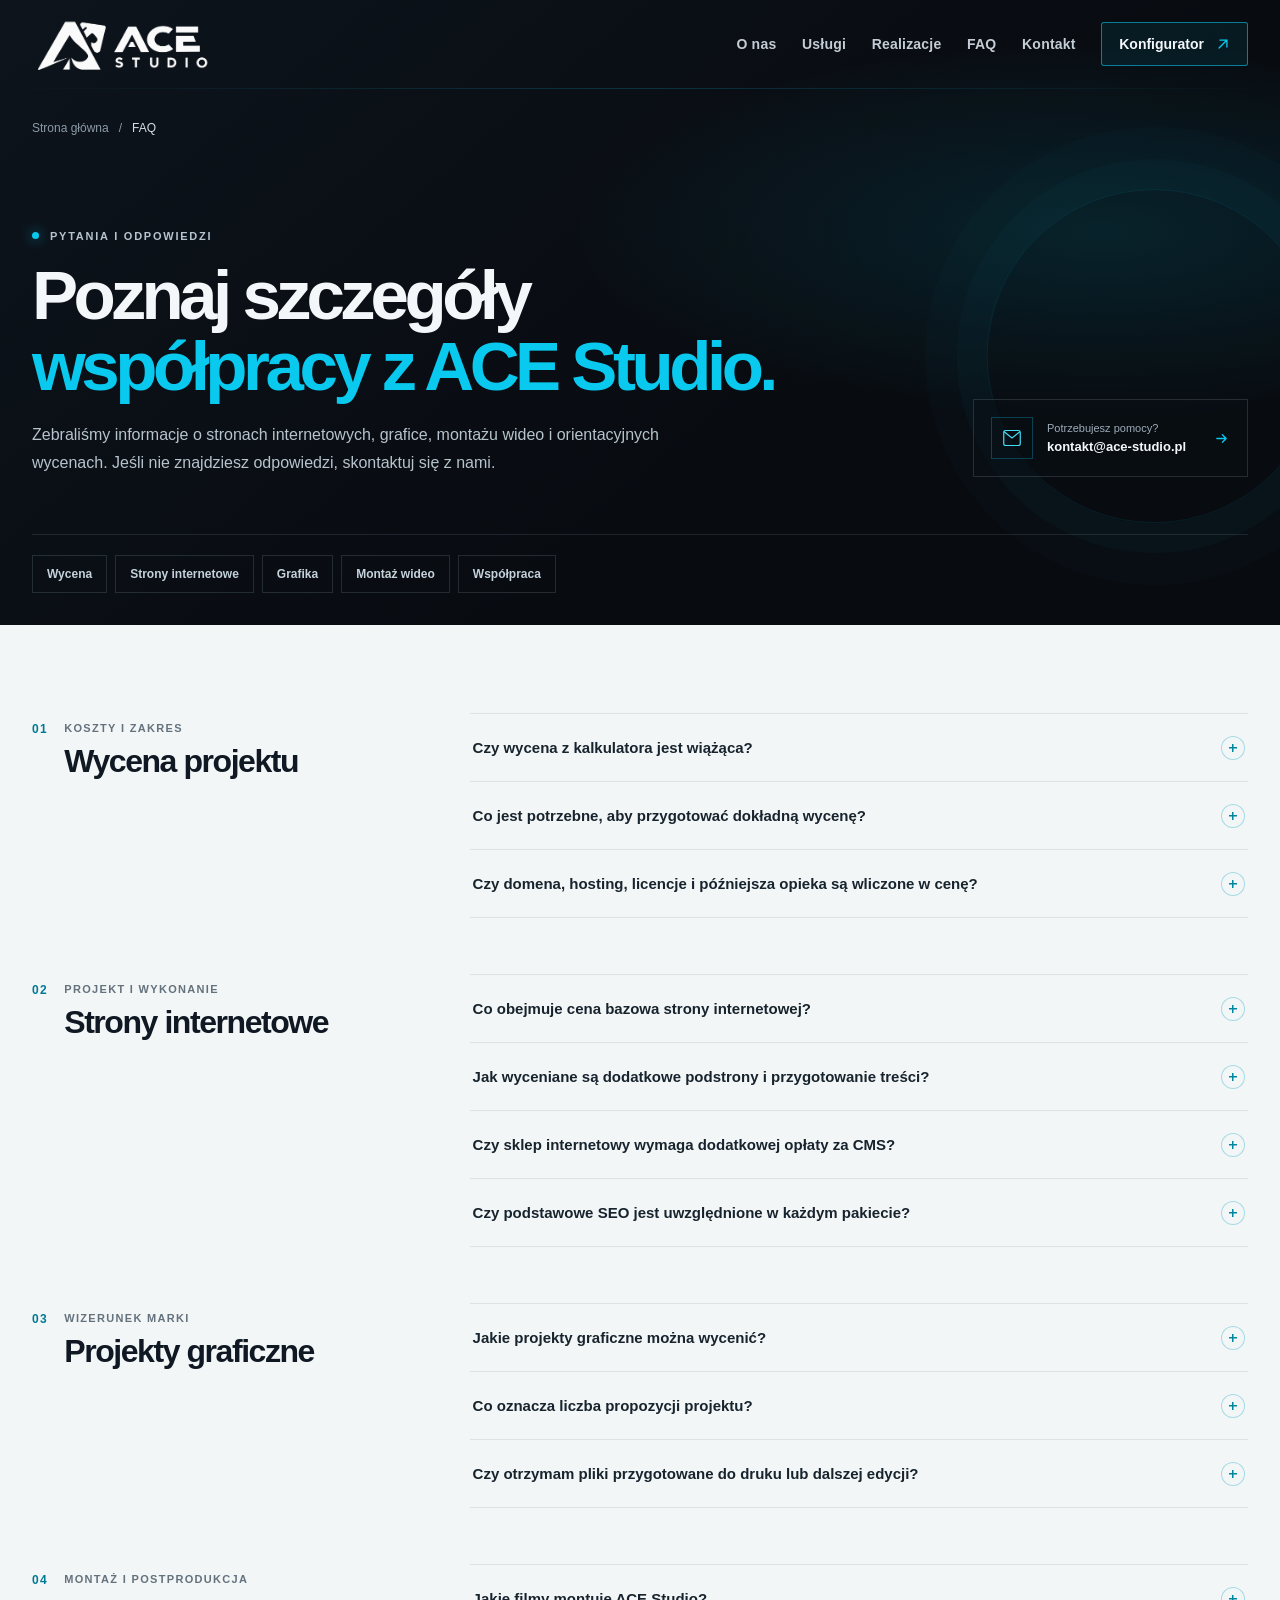
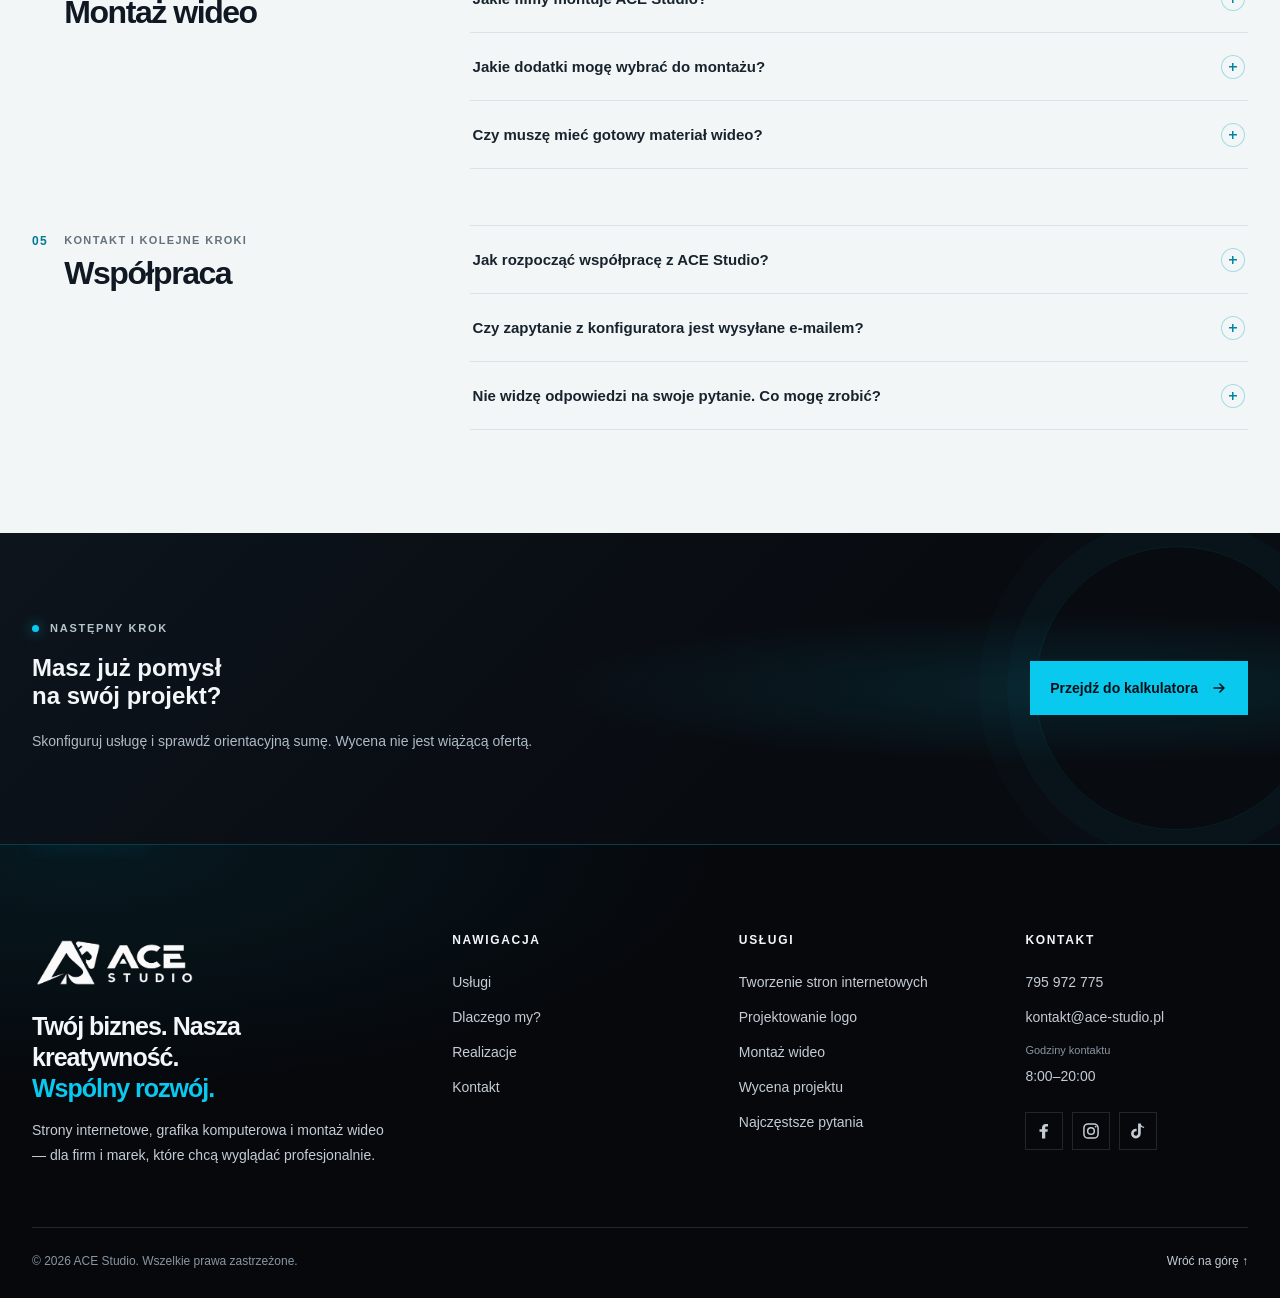
<file: faq/index.html>
<!DOCTYPE html>
<html lang="pl">
<head>
    <meta charset="UTF-8">
    <meta name="viewport" content="width=device-width, initial-scale=1.0">
    <meta name="theme-color" content="#080b10">
    <meta name="description" content="Sprawdź odpowiedzi na pytania o tworzenie stron internetowych, grafikę, montaż wideo, orientacyjną wycenę i współpracę z ACE Studio.">
    <meta name="robots" content="index, follow">
    <link rel="canonical" href="https://www.ace-studio.pl/faq/">
    <link rel="icon" href="../favicon.svg" type="image/svg+xml">
    <meta property="og:url" content="https://www.ace-studio.pl/faq/">
    <meta property="og:site_name" content="ACE Studio">
    <meta name="twitter:card" content="summary">
    <meta property="og:type" content="website">
    <meta property="og:locale" content="pl_PL">
    <meta property="og:title" content="FAQ — najczęstsze pytania | ACE Studio">
    <meta property="og:description" content="Dowiedz się więcej o usługach ACE Studio, konfiguratorze wyceny i przebiegu współpracy.">
    <title>FAQ — najczęstsze pytania | ACE Studio</title>
    <link rel="stylesheet" href="../style.css?v=20261121">
        <link rel="stylesheet" href="faq.css?v=20261104">
        <script src="../script.js?v=20261104" defer></script>
    <script type="application/ld+json">
        {
            "@context": "https://schema.org",
            "@type": "FAQPage",
            "mainEntity": [
                {
                    "@type": "Question",
                    "name": "Czy wycena z kalkulatora jest wiążąca?",
                    "acceptedAnswer": {
                        "@type": "Answer",
                        "text": "Nie. Kalkulator pokazuje orientacyjną sumę na podstawie wybranego zakresu. Ostateczny koszt ustalamy indywidualnie po poznaniu szczegółów projektu. Podane kwoty dla stron internetowych są cenami brutto (zawierają VAT)."
                    }
                },
                {
                    "@type": "Question",
                    "name": "Co obejmuje cena bazowa strony internetowej?",
                    "acceptedAnswer": {
                        "@type": "Answer",
                        "text": "Każdy pakiet obejmuje responsywność, podstawowe SEO techniczne oraz standardowy projekt oparty na ustalonym układzie. Zakres podstron zależy od wybranego pakietu."
                    }
                },
                {
                    "@type": "Question",
                    "name": "Czy domena, hosting i licencje są wliczone w cenę?",
                    "acceptedAnswer": {
                        "@type": "Answer",
                        "text": "Nie. Koszty domeny, hostingu, płatnych licencji i późniejszej opieki technicznej nie są wliczone w ceny przedstawiane w kalkulatorze."
                    }
                },
                {
                    "@type": "Question",
                    "name": "Jak wyceniane są dodatkowe podstrony i przygotowanie treści?",
                    "acceptedAnswer": {
                        "@type": "Answer",
                        "text": "Liczba podstron w cenie zależy od wybranego pakietu. Dodatkowe podstrony i przygotowanie treści są uwzględniane zgodnie ze stawkami widocznymi w konfiguratorze. Landing page obejmuje jedną podstronę."
                    }
                },
                {
                    "@type": "Question",
                    "name": "Czy sklep internetowy wymaga dodatkowej opłaty za CMS?",
                    "acceptedAnswer": {
                        "@type": "Answer",
                        "text": "Standardowy system zarządzania produktami i zamówieniami jest wliczony w cenę pakietu sklepu. Konfigurator nie dolicza za niego osobnej opłaty CMS."
                    }
                },
                {
                    "@type": "Question",
                    "name": "Czy ACE Studio wykonuje projekty graficzne i montaż wideo?",
                    "acceptedAnswer": {
                        "@type": "Answer",
                        "text": "Tak. Oferta obejmuje między innymi logo, identyfikację marki, wizytówki, ulotki, banery i grafiki do mediów społecznościowych, a także montaż Reels, TikToków, reklam i filmów promocyjnych."
                    }
                },
                {
                    "@type": "Question",
                    "name": "Czy mogę zamówić więcej niż jedną propozycję projektu graficznego?",
                    "acceptedAnswer": {
                        "@type": "Answer",
                        "text": "Tak. W konfiguratorze grafiki można wybrać od jednej do trzech propozycji. Każda kolejna propozycja zwiększa cenę bazową projektu o 50%."
                    }
                },
                {
                    "@type": "Question",
                    "name": "Co wpływa na wycenę montażu wideo?",
                    "acceptedAnswer": {
                        "@type": "Answer",
                        "text": "Szacunkowa suma zależy od rodzaju filmu, jego długości, ilości materiału źródłowego oraz wybranych dodatków, takich jak napisy, animacje i grafiki, efekty specjalne, korekcja kolorów czy udźwiękowienie."
                    }
                },
                {
                    "@type": "Question",
                    "name": "Jak rozpocząć współpracę z ACE Studio?",
                    "acceptedAnswer": {
                        "@type": "Answer",
                        "text": "Możesz najpierw skonfigurować usługę w kalkulatorze, aby sprawdzić orientacyjną sumę, a następnie skontaktować się z ACE Studio telefonicznie lub e-mailem, żeby omówić szczegóły."
                    }
                },
                {
                    "@type": "Question",
                    "name": "Czy konfigurator wysyła zapytanie e-mailem?",
                    "acceptedAnswer": {
                        "@type": "Answer",
                        "text": "Po wypełnieniu imienia i adresu e-mail oraz kliknięciu „Wyślij zapytanie” konfiguracja i orientacyjna suma trafiają do ACE Studio bezpośrednio ze strony, bez otwierania programu pocztowego. Odpowiemy na podany adres e-mail. Strona nie zapisuje zapytań w bazie danych."
                    }
                }
            ]
        }
    </script>
</head>
<body>
    <a class="skip-link" href="#main">Przejdź do treści</a>
    <header class="site-header" id="top">
        <div class="navbar">
            <a class="brand" href="../#top" aria-label="ACE Studio — strona główna">
                <img src="../ACE%20Studio%20LOGO.png" alt="ACE Studio" width="2168" height="725">
            </a>

            <button class="menu-toggle" type="button" aria-expanded="false" aria-controls="primary-navigation" aria-label="Otwórz menu">
                <span></span>
                <span></span>
            </button>

            <nav class="primary-navigation" id="primary-navigation" aria-label="Nawigacja główna">
                <a href="../#o-nas">O nas</a>
                <a href="../#uslugi">Usługi</a>
                <a href="../#realizacje">Realizacje</a>
                <a href="./" aria-current="page">FAQ</a>
                <a href="../#kontakt">Kontakt</a>
                <a class="contact-link" href="../wycena/">
                    Konfigurator
                    <svg aria-hidden="true" viewBox="0 0 16 16" fill="none">
                        <path d="M3.5 12.5 12.5 3.5M4.5 3.5h8v8" stroke="currentColor" stroke-width="1.5" stroke-linecap="round" stroke-linejoin="round"/>
                    </svg>
                </a>
            </nav>
        </div>
    </header>

    <main id="main" tabindex="-1">
        <section class="faq-hero" aria-labelledby="faq-title">
            <div class="faq-hero-inner">
                <nav class="faq-breadcrumbs" aria-label="Okruszki nawigacyjne">
                    <a href="../">Strona główna</a>
                    <span aria-hidden="true">/</span>
                    <span aria-current="page">FAQ</span>
                </nav>

                <div class="faq-hero-layout">
                    <div class="faq-hero-copy">
                        <p class="faq-eyebrow"><span aria-hidden="true"></span> Pytania i odpowiedzi</p>
                        <h1 id="faq-title">Poznaj szczegóły<br><span>współpracy z ACE Studio.</span></h1>
                        <p class="faq-hero-description">
                            Zebraliśmy informacje o stronach internetowych, grafice, montażu wideo
                            i orientacyjnych wycenach. Jeśli nie znajdziesz odpowiedzi, skontaktuj się z nami.
                        </p>
                    </div>

                    <a class="faq-hero-contact" href="mailto:kontakt@ace-studio.pl">
                        <span class="faq-contact-icon" aria-hidden="true">
                            <svg viewBox="0 0 32 32" fill="none">
                                <path d="M5 8.5A2.5 2.5 0 0 1 7.5 6h17A2.5 2.5 0 0 1 27 8.5v15a2.5 2.5 0 0 1-2.5 2.5h-17A2.5 2.5 0 0 1 5 23.5v-15Z" stroke="currentColor" stroke-width="1.6"/>
                                <path d="m6 8 10 8 10-8" stroke="currentColor" stroke-width="1.6" stroke-linecap="round" stroke-linejoin="round"/>
                            </svg>
                        </span>
                        <span class="faq-hero-contact-copy">
                            <span class="faq-hero-contact-label">Potrzebujesz pomocy?</span>
                            <span class="faq-hero-contact-address">kontakt@ace-studio.pl</span>
                        </span>
                        <svg class="faq-contact-arrow" aria-hidden="true" viewBox="0 0 20 20" fill="none">
                            <path d="M4.5 10h11m-4.5-4.5L15.5 10 11 14.5" stroke="currentColor" stroke-width="1.5" stroke-linecap="round" stroke-linejoin="round"/>
                        </svg>
                    </a>
                </div>

                <nav class="faq-topic-nav" aria-label="Przejdź do tematu">
                    <a href="#wycena">Wycena</a>
                    <a href="#strony-www">Strony internetowe</a>
                    <a href="#grafika">Grafika</a>
                    <a href="#wideo">Montaż wideo</a>
                    <a href="#wspolpraca">Współpraca</a>
                </nav>
            </div>
        </section>

        <section class="faq-content" aria-label="Najczęściej zadawane pytania">
            <div class="faq-content-inner">
                <section class="faq-group" id="wycena" aria-labelledby="faq-pricing-title">
                    <header class="faq-group-heading">
                        <span class="faq-group-number" aria-hidden="true">01</span>
                        <div>
                            <p class="faq-group-kicker">Koszty i zakres</p>
                            <h2 id="faq-pricing-title">Wycena projektu</h2>
                        </div>
                    </header>
                    <div class="faq-list">
                        <details class="faq-item">
                            <summary>Czy wycena z kalkulatora jest wiążąca?</summary>
                            <div class="faq-answer">
                                <p>Nie. Kalkulator pokazuje orientacyjną sumę na podstawie wybranych opcji. Ostateczny koszt ustalamy indywidualnie po poznaniu szczegółów projektu.</p>
                                <p>Podane kwoty dla stron internetowych są cenami brutto, czyli zawierają podatek VAT.</p>
                            </div>
                        </details>
                        <details class="faq-item">
                            <summary>Co jest potrzebne, aby przygotować dokładną wycenę?</summary>
                            <div class="faq-answer">
                                <p>Przyda się opis celu projektu, oczekiwanego zakresu, potrzebnych funkcji oraz materiałów, które już posiadasz. Konfigurator pomoże wstępnie określić zakres, a szczegóły możesz omówić bezpośrednio z ACE Studio.</p>
                            </div>
                        </details>
                        <details class="faq-item">
                            <summary>Czy domena, hosting, licencje i późniejsza opieka są wliczone w cenę?</summary>
                            <div class="faq-answer">
                                <p>Nie. Koszty domeny, hostingu, płatnych licencji i późniejszej opieki technicznej nie są wliczone w ceny pokazywane przez kalkulator.</p>
                            </div>
                        </details>
                    </div>
                </section>

                <section class="faq-group" id="strony-www" aria-labelledby="faq-web-title">
                    <header class="faq-group-heading">
                        <span class="faq-group-number" aria-hidden="true">02</span>
                        <div>
                            <p class="faq-group-kicker">Projekt i wykonanie</p>
                            <h2 id="faq-web-title">Strony internetowe</h2>
                        </div>
                    </header>
                    <div class="faq-list">
                        <details class="faq-item">
                            <summary>Co obejmuje cena bazowa strony internetowej?</summary>
                            <div class="faq-answer">
                                <p>Każdy pakiet obejmuje responsywność, podstawowe SEO techniczne oraz standardowy projekt oparty na ustalonym układzie. Cena bazowa uwzględnia określoną liczbę podstron: 1 dla Landing Page, 5 dla strony firmowej, 10 dla rozbudowanej witryny oraz 5 standardowych stron i 10 produktów dla sklepu.</p>
                                <p>Indywidualny projekt graficzny, rozszerzona optymalizacja SEO i inne dodatki są wyceniane oddzielnie zgodnie z konfiguracją.</p>
                            </div>
                        </details>
                        <details class="faq-item">
                            <summary>Jak wyceniane są dodatkowe podstrony i przygotowanie treści?</summary>
                            <div class="faq-answer">
                                <p>Dodatkowe podstrony są naliczane według stawki pokazanej w kalkulatorze. Landing Page obejmuje jedną podstronę; przy większym zakresie wybierz stronę firmową lub rozbudowaną witrynę.</p>
                                <p>Przygotowanie treści jest opcjonalne i zależy od liczby podstron, dla których potrzebujesz tekstów. Wybierz tę liczbę w konfiguratorze, aby uwzględnić ją w sumie.</p>
                            </div>
                        </details>
                        <details class="faq-item">
                            <summary>Czy sklep internetowy wymaga dodatkowej opłaty za CMS?</summary>
                            <div class="faq-answer">
                                <p>Nie. Standardowy system zarządzania produktami i zamówieniami jest wliczony w cenę sklepu. Konfigurator nie dolicza za niego osobnej opłaty CMS.</p>
                            </div>
                        </details>
                        <details class="faq-item">
                            <summary>Czy podstawowe SEO jest uwzględnione w każdym pakiecie?</summary>
                            <div class="faq-answer">
                                <p>Tak. Każdy pakiet obejmuje podstawowe SEO techniczne. Opcjonalna pozycja „Rozszerzona optymalizacja SEO” dotyczy dodatkowego zakresu, wskazanego osobno w konfiguratorze.</p>
                            </div>
                        </details>
                    </div>
                </section>

                <section class="faq-group" id="grafika" aria-labelledby="faq-graphic-title">
                    <header class="faq-group-heading">
                        <span class="faq-group-number" aria-hidden="true">03</span>
                        <div>
                            <p class="faq-group-kicker">Wizerunek marki</p>
                            <h2 id="faq-graphic-title">Projekty graficzne</h2>
                        </div>
                    </header>
                    <div class="faq-list">
                        <details class="faq-item">
                            <summary>Jakie projekty graficzne można wycenić?</summary>
                            <div class="faq-answer">
                                <p>Konfigurator obejmuje logo, identyfikację marki, wizytówkę, ulotkę, baner oraz grafiki do mediów społecznościowych. Możesz określić liczbę propozycji, złożoność projektu i potrzebne dodatki.</p>
                            </div>
                        </details>
                        <details class="faq-item">
                            <summary>Co oznacza liczba propozycji projektu?</summary>
                            <div class="faq-answer">
                                <p>To liczba różnych wstępnych koncepcji do porównania. Pierwsza propozycja jest w cenie bazowej; każda kolejna zwiększa cenę bazową projektu o 50%.</p>
                            </div>
                        </details>
                        <details class="faq-item">
                            <summary>Czy otrzymam pliki przygotowane do druku lub dalszej edycji?</summary>
                            <div class="faq-answer">
                                <p>Przygotowanie do druku, dodatkowe formaty, warianty rozmiaru i pliki źródłowe można wybrać jako osobne opcje w konfiguratorze grafiki. Wybór tych dodatków wpływa na orientacyjną sumę.</p>
                            </div>
                        </details>
                    </div>
                </section>

                <section class="faq-group" id="wideo" aria-labelledby="faq-video-title">
                    <header class="faq-group-heading">
                        <span class="faq-group-number" aria-hidden="true">04</span>
                        <div>
                            <p class="faq-group-kicker">Montaż i postprodukcja</p>
                            <h2 id="faq-video-title">Montaż wideo</h2>
                        </div>
                    </header>
                    <div class="faq-list">
                        <details class="faq-item">
                            <summary>Jakie filmy montuje ACE Studio?</summary>
                            <div class="faq-answer">
                                <p>Możesz skonfigurować montaż Reels, TikToka, reklamy lub filmu promocyjnego. Kalkulator uwzględnia długość gotowego filmu, ilość materiału źródłowego i wybrane dodatki.</p>
                            </div>
                        </details>
                        <details class="faq-item">
                            <summary>Jakie dodatki mogę wybrać do montażu?</summary>
                            <div class="faq-answer">
                                <p>Dostępne opcje obejmują napisy, animacje i grafiki, efekty specjalne, korekcję kolorów oraz udźwiękowienie. W konfiguratorze możesz też wskazać dodatkowe wersje filmu.</p>
                            </div>
                        </details>
                        <details class="faq-item">
                            <summary>Czy muszę mieć gotowy materiał wideo?</summary>
                            <div class="faq-answer">
                                <p>Konfigurator zakłada montaż na podstawie materiału źródłowego, dlatego przy wycenie określ jego przybliżoną ilość. Szczegóły dotyczące materiałów i potrzebnego zakresu ustalimy indywidualnie.</p>
                            </div>
                        </details>
                    </div>
                </section>

                <section class="faq-group" id="wspolpraca" aria-labelledby="faq-collaboration-title">
                    <header class="faq-group-heading">
                        <span class="faq-group-number" aria-hidden="true">05</span>
                        <div>
                            <p class="faq-group-kicker">Kontakt i kolejne kroki</p>
                            <h2 id="faq-collaboration-title">Współpraca</h2>
                        </div>
                    </header>
                    <div class="faq-list">
                        <details class="faq-item">
                            <summary>Jak rozpocząć współpracę z ACE Studio?</summary>
                            <div class="faq-answer">
                                <p>Możesz najpierw skorzystać z <a href="../wycena/">konfiguratora wyceny</a>, a następnie omówić projekt z ACE Studio telefonicznie lub e-mailem. Wspólnie doprecyzujemy zakres i ustalimy dalsze kroki.</p>
                            </div>
                        </details>
                        <details class="faq-item">
                            <summary>Czy zapytanie z konfiguratora jest wysyłane e-mailem?</summary>
                            <div class="faq-answer">
                                <p>Po wypełnieniu imienia i adresu e-mail oraz kliknięciu „Wyślij zapytanie” konfiguracja i orientacyjna suma trafiają do ACE Studio bezpośrednio ze strony, bez otwierania programu pocztowego. Odpowiemy na podany adres e-mail. Strona nie zapisuje zapytań w bazie danych. Możesz też napisać na <a href="mailto:kontakt@ace-studio.pl">kontakt@ace-studio.pl</a> lub zadzwonić pod numer <a href="tel:+48795972775">795&nbsp;972&nbsp;775</a>.</p>
                            </div>
                        </details>
                        <details class="faq-item">
                            <summary>Nie widzę odpowiedzi na swoje pytanie. Co mogę zrobić?</summary>
                            <div class="faq-answer">
                                <p>Skontaktuj się bezpośrednio z ACE Studio. Opisz krótko swój pomysł i potrzebny zakres, a wspólnie ustalimy, jak najlepiej podejść do projektu.</p>
                                <a class="faq-inline-cta" href="mailto:kontakt@ace-studio.pl">
                                    Napisz do ACE Studio
                                    <svg aria-hidden="true" viewBox="0 0 20 20" fill="none">
                                        <path d="M4.5 10h11m-4.5-4.5L15.5 10 11 14.5" stroke="currentColor" stroke-width="1.5" stroke-linecap="round" stroke-linejoin="round"/>
                                    </svg>
                                </a>
                            </div>
                        </details>
                    </div>
                </section>
            </div>
        </section>

        <section class="faq-next-step" aria-labelledby="faq-next-title">
            <div class="faq-next-inner">
                <div>
                    <p class="faq-eyebrow"><span aria-hidden="true"></span> Następny krok</p>
                    <h2 id="faq-next-title">Masz już pomysł<br><span>na swój projekt?</span></h2>
                    <p>Skonfiguruj usługę i sprawdź orientacyjną sumę. Wycena nie jest wiążącą ofertą.</p>
                </div>
                <a class="faq-next-button" href="../wycena/">
                    Przejdź do kalkulatora
                    <svg aria-hidden="true" viewBox="0 0 20 20" fill="none">
                        <path d="M4.5 10h11m-4.5-4.5L15.5 10 11 14.5" stroke="currentColor" stroke-width="1.7" stroke-linecap="round" stroke-linejoin="round"/>
                    </svg>
                </a>
            </div>
        </section>
    </main>
    <footer class="site-footer">
        <div class="footer-inner">
            <div class="footer-main">
                <div class="footer-brand">
                    <a href="../#top" aria-label="ACE Studio — strona główna">
                        <img src="../ACE%20Studio%20LOGO.png" alt="ACE Studio" width="2168" height="725" loading="lazy">
                    </a>
                    <p class="footer-tagline">Twój biznes. Nasza kreatywność.<br><span>Wspólny rozwój.</span></p>
                    <p class="footer-description">
                        Strony internetowe, grafika komputerowa i montaż wideo — dla firm i marek,
                        które chcą wyglądać profesjonalnie.
                    </p>
                </div>

                <nav class="footer-column" aria-label="Nawigacja w stopce">
                    <h2>Nawigacja</h2>
                    <ul class="footer-list">
                        <li><a href="../#uslugi">Usługi</a></li>
                        <li><a href="../#dlaczego-my">Dlaczego my?</a></li>
                        <li><a href="../#realizacje">Realizacje</a></li>
                        <li><a href="../#kontakt">Kontakt</a></li>
                    </ul>
                </nav>

                <nav class="footer-column" aria-label="Pomocne podstrony">
                    <h2>Usługi</h2>
                    <ul class="footer-list">
                        <li><a href="../tworzenie-stron-internetowych/">Tworzenie stron internetowych</a></li>
                        <li><a href="../projektowanie-logo/">Projektowanie logo</a></li>
                        <li><a href="../montaz-wideo/">Montaż wideo</a></li>
                        <li><a href="../wycena/">Wycena projektu</a></li>
                                                <li><a href="./" aria-current="page">Najczęstsze pytania</a></li>
                    </ul>
                </nav>

                <div class="footer-column footer-column-contact">
                    <h2>Kontakt</h2>
                    <ul class="footer-list">
                        <li><a href="tel:+48795972775">795 972 775</a></li>
                        <li><a href="mailto:kontakt@ace-studio.pl">kontakt@ace-studio.pl</a></li>
                        <li><span><span class="footer-list-label">Godziny kontaktu</span>8:00–20:00</span></li>
                    </ul>
                    <ul class="footer-social" aria-label="Media społecznościowe">
                        <li>
                            <svg viewBox="0 0 24 24" role="img" aria-label="Facebook">
                                <path fill="currentColor" d="M13.5 21v-8h2.7l.4-3.1h-3.1V8c0-.9.3-1.5 1.6-1.5h1.7V3.7c-.3 0-1.4-.1-2.7-.1-2.7 0-4.5 1.6-4.5 4.6v1.7h-3V13h3v8h3.4Z"/>
                            </svg>
                        </li>
                        <li>
                            <svg viewBox="0 0 24 24" role="img" aria-label="Instagram">
                                <rect x="3.5" y="3.5" width="17" height="17" rx="5" fill="none" stroke="currentColor" stroke-width="1.8"/>
                                <circle cx="12" cy="12" r="4" fill="none" stroke="currentColor" stroke-width="1.8"/>
                                <circle cx="17.6" cy="6.7" r="1.1" fill="currentColor"/>
                            </svg>
                        </li>
                        <li>
                            <svg viewBox="0 0 24 24" role="img" aria-label="TikTok">
                                <path fill="currentColor" d="M19.3 8.3a6.7 6.7 0 0 1-4-1.3v8.1a5.8 5.8 0 1 1-5-5.7v3.2a2.6 2.6 0 1 0 1.8 2.5V3h3.2c.2 2 1.5 3.6 4 4v1.3Z"/>
                            </svg>
                        </li>
                    </ul>
                </div>
            </div>

            <div class="footer-bottom">
                <p>© 2026 ACE Studio. Wszelkie prawa zastrzeżone.</p>
                <a href="#top">Wróć na górę ↑</a>
            </div>
        </div>
    </footer>
</body>
</html>
</file>
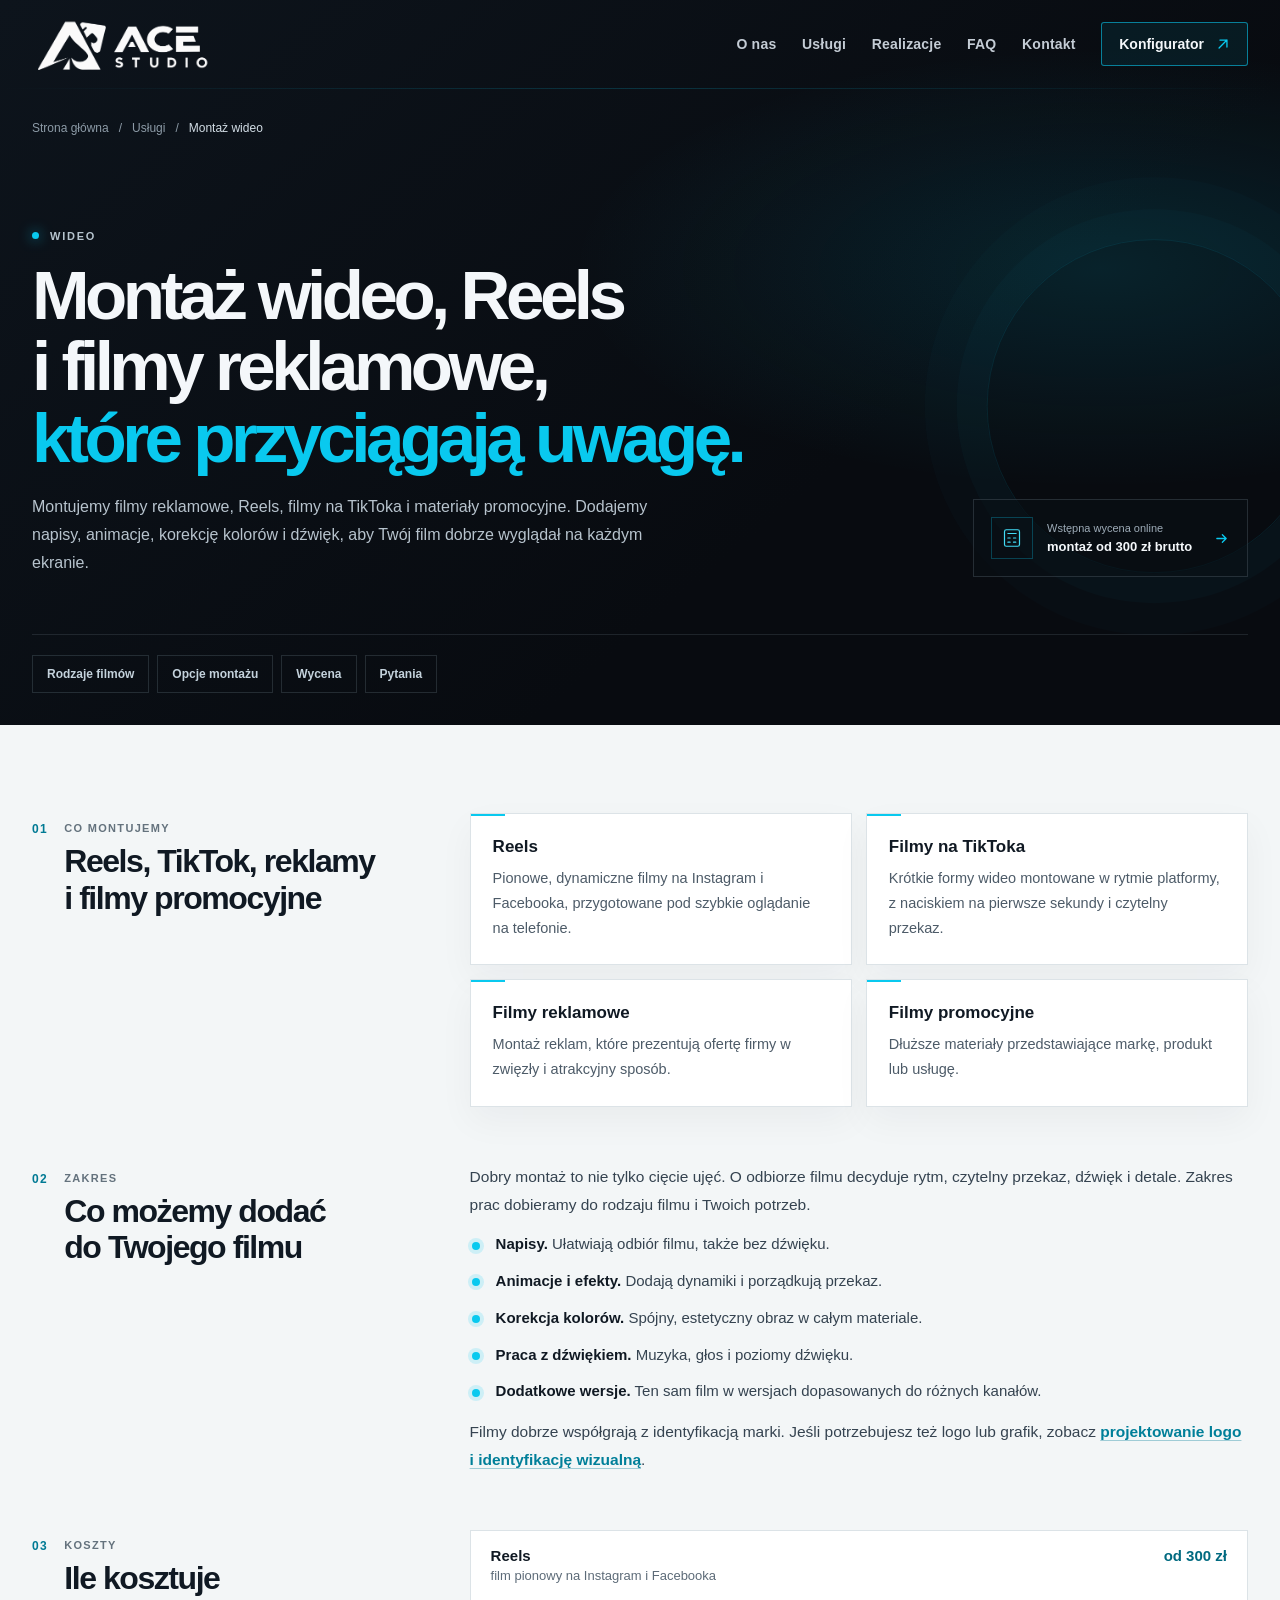
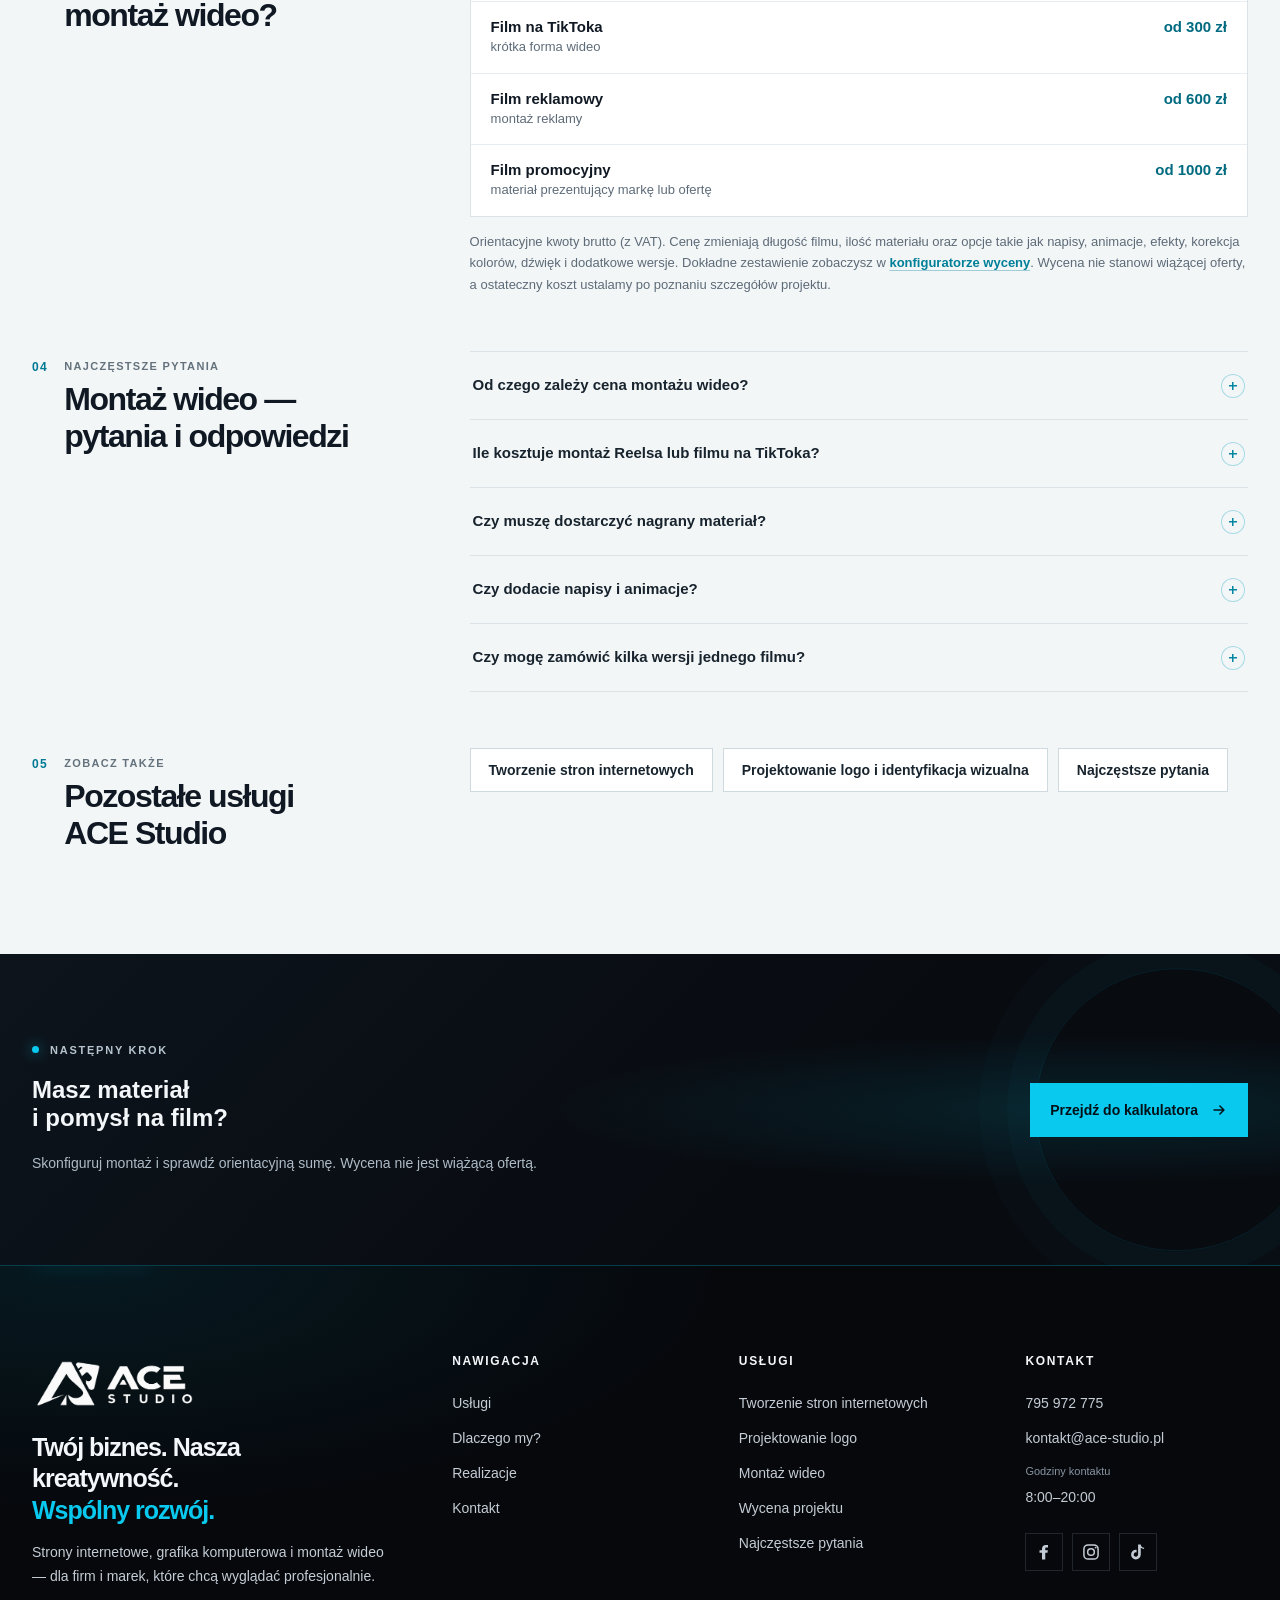
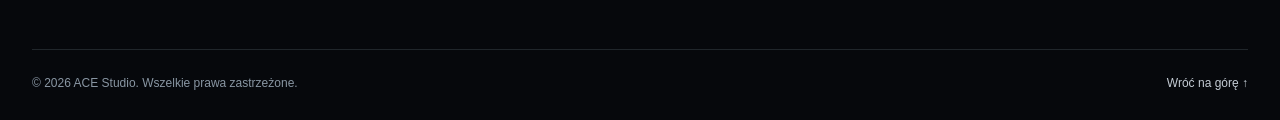
<file: montaz-wideo/index.html>
<!DOCTYPE html>
<html lang="pl">
<head>
    <meta charset="UTF-8">
    <meta name="viewport" content="width=device-width, initial-scale=1.0">
    <meta name="theme-color" content="#080b10">
    <title>Montaż wideo, Reels i filmy reklamowe | ACE Studio</title>
    <meta name="description" content="Montaż filmów reklamowych, Reels, TikTok i filmów promocyjnych. Napisy, animacje, korekcja kolorów i dźwięk. Sprawdź orientacyjną wycenę montażu wideo w ACE Studio.">
    <meta name="robots" content="index, follow">
    <link rel="canonical" href="https://www.ace-studio.pl/montaz-wideo/">
    <link rel="icon" href="../favicon.svg" type="image/svg+xml">
    <meta property="og:type" content="website">
    <meta property="og:locale" content="pl_PL">
    <meta property="og:site_name" content="ACE Studio">
    <meta property="og:url" content="https://www.ace-studio.pl/montaz-wideo/">
    <meta property="og:title" content="Montaż wideo, Reels i filmy reklamowe — ACE Studio">
    <meta property="og:description" content="Montaż filmów reklamowych, Reels, TikTok i filmów promocyjnych dla firm i marek.">
    <meta name="twitter:card" content="summary">
    <link rel="stylesheet" href="../style.css?v=20261121">
    <link rel="stylesheet" href="../faq/faq.css?v=20261104">
    <link rel="stylesheet" href="../usluga.css?v=20261104">
    <script src="../script.js?v=20261104" defer></script>
    <script type="application/ld+json">
        {
            "@context": "https://schema.org",
            "@graph": [
                {
                    "@type": "BreadcrumbList",
                    "itemListElement": [
                        { "@type": "ListItem", "position": 1, "name": "Strona główna", "item": "https://www.ace-studio.pl/" },
                        { "@type": "ListItem", "position": 2, "name": "Montaż wideo", "item": "https://www.ace-studio.pl/montaz-wideo/" }
                    ]
                },
                {
                    "@type": "Service",
                    "name": "Montaż wideo, Reels i filmy reklamowe",
                    "serviceType": "Montaż wideo",
                    "url": "https://www.ace-studio.pl/montaz-wideo/",
                    "description": "Montaż filmów reklamowych, Reels, TikTok i filmów promocyjnych.",
                    "provider": { "@type": "ProfessionalService", "@id": "https://www.ace-studio.pl/#organization", "name": "ACE Studio" }
                },
                {
                    "@type": "FAQPage",
                    "mainEntity": [
                        {
                            "@type": "Question",
                            "name": "Od czego zależy cena montażu wideo?",
                            "acceptedAnswer": { "@type": "Answer", "text": "Od rodzaju filmu, jego długości i ilości materiału, a także od dodatków, takich jak napisy, animacje, efekty, korekcja kolorów, praca z dźwiękiem i dodatkowe wersje filmu." }
                        },
                        {
                            "@type": "Question",
                            "name": "Ile kosztuje montaż Reelsa lub filmu na TikToka?",
                            "acceptedAnswer": { "@type": "Answer", "text": "Orientacyjnie montaż Reelsa lub filmu na TikToka zaczyna się od 300 zł brutto. Dokładną kwotę zmieniają długość, ilość materiału i wybrane opcje." }
                        },
                        {
                            "@type": "Question",
                            "name": "Czy muszę dostarczyć nagrany materiał?",
                            "acceptedAnswer": { "@type": "Answer", "text": "Montaż opiera się na materiale, który dostarczysz. Zakres i sposób przekazania nagrań ustalamy na początku współpracy." }
                        },
                        {
                            "@type": "Question",
                            "name": "Czy dodacie napisy i animacje?",
                            "acceptedAnswer": { "@type": "Answer", "text": "Tak. Napisy, animacje, efekty, korekcję kolorów i pracę z dźwiękiem możesz dodać jako opcje w konfiguratorze wyceny." }
                        },
                        {
                            "@type": "Question",
                            "name": "Czy mogę zamówić kilka wersji jednego filmu?",
                            "acceptedAnswer": { "@type": "Answer", "text": "Tak. Dodatkowe wersje filmu, na przykład do różnych kanałów, można dodać jako opcję w wycenie." }
                        }
                    ]
                }
            ]
        }
    </script>
</head>
<body>
    <a class="skip-link" href="#main">Przejdź do treści</a>
    <header class="site-header" id="top">
        <div class="navbar">
            <a class="brand" href="../#top" aria-label="ACE Studio — strona główna">
                <img src="../ACE%20Studio%20LOGO.png" alt="ACE Studio" width="2168" height="725">
            </a>

            <button class="menu-toggle" type="button" aria-expanded="false" aria-controls="primary-navigation" aria-label="Otwórz menu">
                <span></span>
                <span></span>
            </button>

            <nav class="primary-navigation" id="primary-navigation" aria-label="Nawigacja główna">
                <a href="../#o-nas">O nas</a>
                <a href="../#uslugi" aria-current="page">Usługi</a>
                <a href="../#realizacje">Realizacje</a>
                <a href="../faq/">FAQ</a>
                <a href="../#kontakt">Kontakt</a>
                <a class="contact-link" href="../wycena/">
                    Konfigurator
                    <svg aria-hidden="true" viewBox="0 0 16 16" fill="none">
                        <path d="M3.5 12.5 12.5 3.5M4.5 3.5h8v8" stroke="currentColor" stroke-width="1.5" stroke-linecap="round" stroke-linejoin="round"/>
                    </svg>
                </a>
            </nav>
        </div>
    </header>

    <main id="main" tabindex="-1">
        <section class="faq-hero" aria-labelledby="svc-title">
            <div class="faq-hero-inner">
                <nav class="faq-breadcrumbs" aria-label="Okruszki nawigacyjne">
                    <a href="../">Strona główna</a>
                    <span aria-hidden="true">/</span>
                    <a href="../#uslugi">Usługi</a>
                    <span aria-hidden="true">/</span>
                    <span aria-current="page">Montaż wideo</span>
                </nav>

                <div class="faq-hero-layout">
                    <div class="faq-hero-copy">
                        <p class="faq-eyebrow"><span aria-hidden="true"></span> Wideo</p>
                        <h1 id="svc-title">Montaż wideo, Reels i filmy reklamowe,<br><span>które przyciągają uwagę.</span></h1>
                        <p class="faq-hero-description">
                            Montujemy filmy reklamowe, Reels, filmy na TikToka i materiały promocyjne.
                            Dodajemy napisy, animacje, korekcję kolorów i dźwięk, aby Twój film dobrze wyglądał
                            na każdym ekranie.
                        </p>
                    </div>

                    <a class="faq-hero-contact" href="../wycena/">
                        <span class="faq-contact-icon" aria-hidden="true">
                            <svg viewBox="0 0 32 32" fill="none">
                                <rect x="6" y="5" width="20" height="22" rx="2.5" stroke="currentColor" stroke-width="1.6"/>
                                <path d="M10.5 10h11M10.5 16h3m4.5 0h3m-10.5 5.5h3m4.5 0h3" stroke="currentColor" stroke-width="1.6" stroke-linecap="round"/>
                            </svg>
                        </span>
                        <span class="faq-hero-contact-copy">
                            <span class="faq-hero-contact-label">Wstępna wycena online</span>
                            <span class="faq-hero-contact-address">montaż od 300 zł brutto</span>
                        </span>
                        <svg class="faq-contact-arrow" aria-hidden="true" viewBox="0 0 20 20" fill="none">
                            <path d="M4.5 10h11m-4.5-4.5L15.5 10 11 14.5" stroke="currentColor" stroke-width="1.5" stroke-linecap="round" stroke-linejoin="round"/>
                        </svg>
                    </a>
                </div>

                <nav class="faq-topic-nav" aria-label="Przejdź do tematu">
                    <a href="#filmy">Rodzaje filmów</a>
                    <a href="#opcje">Opcje montażu</a>
                    <a href="#wycena">Wycena</a>
                    <a href="#pytania">Pytania</a>
                </nav>
            </div>
        </section>

        <section class="faq-content" aria-label="Szczegóły usługi montażu wideo">
            <div class="faq-content-inner">
                <section class="faq-group" id="filmy" aria-labelledby="svc-types-title">
                    <header class="faq-group-heading">
                        <span class="faq-group-number" aria-hidden="true">01</span>
                        <div>
                            <p class="faq-group-kicker">Co montujemy</p>
                            <h2 id="svc-types-title">Reels, TikTok, reklamy i filmy promocyjne</h2>
                        </div>
                    </header>
                    <div>
                        <ul class="svc-cards">
                            <li class="svc-card">
                                <h3>Reels</h3>
                                <p>Pionowe, dynamiczne filmy na Instagram i Facebooka, przygotowane pod szybkie oglądanie na telefonie.</p>
                            </li>
                            <li class="svc-card">
                                <h3>Filmy na TikToka</h3>
                                <p>Krótkie formy wideo montowane w rytmie platformy, z naciskiem na pierwsze sekundy i czytelny przekaz.</p>
                            </li>
                            <li class="svc-card">
                                <h3>Filmy reklamowe</h3>
                                <p>Montaż reklam, które prezentują ofertę firmy w zwięzły i atrakcyjny sposób.</p>
                            </li>
                            <li class="svc-card">
                                <h3>Filmy promocyjne</h3>
                                <p>Dłuższe materiały przedstawiające markę, produkt lub usługę.</p>
                            </li>
                        </ul>
                    </div>
                </section>

                <section class="faq-group" id="opcje" aria-labelledby="svc-scope-title">
                    <header class="faq-group-heading">
                        <span class="faq-group-number" aria-hidden="true">02</span>
                        <div>
                            <p class="faq-group-kicker">Zakres</p>
                            <h2 id="svc-scope-title">Co możemy dodać do Twojego filmu</h2>
                        </div>
                    </header>
                    <div class="svc-text">
                        <p>Dobry montaż to nie tylko cięcie ujęć. O odbiorze filmu decyduje rytm, czytelny przekaz, dźwięk i detale. Zakres prac dobieramy do rodzaju filmu i Twoich potrzeb.</p>
                        <ul class="svc-checklist">
                            <li><strong>Napisy.</strong> Ułatwiają odbiór filmu, także bez dźwięku.</li>
                            <li><strong>Animacje i efekty.</strong> Dodają dynamiki i porządkują przekaz.</li>
                            <li><strong>Korekcja kolorów.</strong> Spójny, estetyczny obraz w całym materiale.</li>
                            <li><strong>Praca z dźwiękiem.</strong> Muzyka, głos i poziomy dźwięku.</li>
                            <li><strong>Dodatkowe wersje.</strong> Ten sam film w wersjach dopasowanych do różnych kanałów.</li>
                        </ul>
                        <p>Filmy dobrze współgrają z identyfikacją marki. Jeśli potrzebujesz też logo lub grafik, zobacz <a href="../projektowanie-logo/">projektowanie logo i identyfikację wizualną</a>.</p>
                    </div>
                </section>

                <section class="faq-group" id="wycena" aria-labelledby="svc-price-title">
                    <header class="faq-group-heading">
                        <span class="faq-group-number" aria-hidden="true">03</span>
                        <div>
                            <p class="faq-group-kicker">Koszty</p>
                            <h2 id="svc-price-title">Ile kosztuje montaż wideo?</h2>
                        </div>
                    </header>
                    <div>
                        <ul class="svc-prices">
                            <li>
                                <span class="svc-prices-name">Reels <small>film pionowy na Instagram i Facebooka</small></span>
                                <span class="svc-prices-value">od 300 zł</span>
                            </li>
                            <li>
                                <span class="svc-prices-name">Film na TikToka <small>krótka forma wideo</small></span>
                                <span class="svc-prices-value">od 300 zł</span>
                            </li>
                            <li>
                                <span class="svc-prices-name">Film reklamowy <small>montaż reklamy</small></span>
                                <span class="svc-prices-value">od 600 zł</span>
                            </li>
                            <li>
                                <span class="svc-prices-name">Film promocyjny <small>materiał prezentujący markę lub ofertę</small></span>
                                <span class="svc-prices-value">od 1000 zł</span>
                            </li>
                        </ul>
                        <p class="svc-note">Orientacyjne kwoty brutto (z VAT). Cenę zmieniają długość filmu, ilość materiału oraz opcje takie jak napisy, animacje, efekty, korekcja kolorów, dźwięk i dodatkowe wersje. Dokładne zestawienie zobaczysz w <a href="../wycena/">konfiguratorze wyceny</a>. Wycena nie stanowi wiążącej oferty, a ostateczny koszt ustalamy po poznaniu szczegółów projektu.</p>
                    </div>
                </section>

                <section class="faq-group" id="pytania" aria-labelledby="svc-faq-title">
                    <header class="faq-group-heading">
                        <span class="faq-group-number" aria-hidden="true">04</span>
                        <div>
                            <p class="faq-group-kicker">Najczęstsze pytania</p>
                            <h2 id="svc-faq-title">Montaż wideo — pytania i odpowiedzi</h2>
                        </div>
                    </header>
                    <div class="faq-list">
                        <details class="faq-item">
                            <summary>Od czego zależy cena montażu wideo?</summary>
                            <div class="faq-answer">
                                <p>Od rodzaju filmu, jego długości i ilości materiału, a także od dodatków, takich jak napisy, animacje, efekty, korekcja kolorów, praca z dźwiękiem i dodatkowe wersje filmu.</p>
                            </div>
                        </details>
                        <details class="faq-item">
                            <summary>Ile kosztuje montaż Reelsa lub filmu na TikToka?</summary>
                            <div class="faq-answer">
                                <p>Orientacyjnie montaż Reelsa lub filmu na TikToka zaczyna się od 300 zł brutto. Dokładną kwotę zmieniają długość, ilość materiału i wybrane opcje. Wstępne zestawienie przygotujesz w <a href="../wycena/">konfiguratorze</a>.</p>
                            </div>
                        </details>
                        <details class="faq-item">
                            <summary>Czy muszę dostarczyć nagrany materiał?</summary>
                            <div class="faq-answer">
                                <p>Montaż opiera się na materiale, który dostarczysz. Zakres i sposób przekazania nagrań ustalamy na początku współpracy.</p>
                            </div>
                        </details>
                        <details class="faq-item">
                            <summary>Czy dodacie napisy i animacje?</summary>
                            <div class="faq-answer">
                                <p>Tak. Napisy, animacje, efekty, korekcję kolorów i pracę z dźwiękiem możesz dodać jako opcje w konfiguratorze wyceny.</p>
                            </div>
                        </details>
                        <details class="faq-item">
                            <summary>Czy mogę zamówić kilka wersji jednego filmu?</summary>
                            <div class="faq-answer">
                                <p>Tak. Dodatkowe wersje filmu, na przykład do różnych kanałów, można dodać jako opcję w wycenie.</p>
                            </div>
                        </details>
                    </div>
                </section>

                <section class="faq-group" aria-labelledby="svc-more-title">
                    <header class="faq-group-heading">
                        <span class="faq-group-number" aria-hidden="true">05</span>
                        <div>
                            <p class="faq-group-kicker">Zobacz także</p>
                            <h2 id="svc-more-title">Pozostałe usługi ACE Studio</h2>
                        </div>
                    </header>
                    <ul class="svc-related">
                        <li><a href="../tworzenie-stron-internetowych/">Tworzenie stron internetowych</a></li>
                        <li><a href="../projektowanie-logo/">Projektowanie logo i identyfikacja wizualna</a></li>
                        <li><a href="../faq/">Najczęstsze pytania</a></li>
                    </ul>
                </section>
            </div>
        </section>

        <section class="faq-next-step" aria-labelledby="faq-next-title">
            <div class="faq-next-inner">
                <div>
                    <p class="faq-eyebrow"><span aria-hidden="true"></span> Następny krok</p>
                    <h2 id="faq-next-title">Masz materiał<br><span>i pomysł na film?</span></h2>
                    <p>Skonfiguruj montaż i sprawdź orientacyjną sumę. Wycena nie jest wiążącą ofertą.</p>
                </div>
                <a class="faq-next-button" href="../wycena/">
                    Przejdź do kalkulatora
                    <svg aria-hidden="true" viewBox="0 0 20 20" fill="none">
                        <path d="M4.5 10h11m-4.5-4.5L15.5 10 11 14.5" stroke="currentColor" stroke-width="1.7" stroke-linecap="round" stroke-linejoin="round"/>
                    </svg>
                </a>
            </div>
        </section>
    </main>
    <footer class="site-footer">
        <div class="footer-inner">
            <div class="footer-main">
                <div class="footer-brand">
                    <a href="../#top" aria-label="ACE Studio — strona główna">
                        <img src="../ACE%20Studio%20LOGO.png" alt="ACE Studio" width="2168" height="725" loading="lazy">
                    </a>
                    <p class="footer-tagline">Twój biznes. Nasza kreatywność.<br><span>Wspólny rozwój.</span></p>
                    <p class="footer-description">
                        Strony internetowe, grafika komputerowa i montaż wideo — dla firm i marek,
                        które chcą wyglądać profesjonalnie.
                    </p>
                </div>

                <nav class="footer-column" aria-label="Nawigacja w stopce">
                    <h2>Nawigacja</h2>
                    <ul class="footer-list">
                        <li><a href="../#uslugi">Usługi</a></li>
                        <li><a href="../#dlaczego-my">Dlaczego my?</a></li>
                        <li><a href="../#realizacje">Realizacje</a></li>
                        <li><a href="../#kontakt">Kontakt</a></li>
                    </ul>
                </nav>

                <nav class="footer-column" aria-label="Usługi">
                    <h2>Usługi</h2>
                    <ul class="footer-list">
                        <li><a href="../tworzenie-stron-internetowych/">Tworzenie stron internetowych</a></li>
                        <li><a href="../projektowanie-logo/">Projektowanie logo</a></li>
                        <li><a href="./" aria-current="page">Montaż wideo</a></li>
                        <li><a href="../wycena/">Wycena projektu</a></li>
                        <li><a href="../faq/">Najczęstsze pytania</a></li>
                    </ul>
                </nav>

                <div class="footer-column footer-column-contact">
                    <h2>Kontakt</h2>
                    <ul class="footer-list">
                        <li><a href="tel:+48795972775">795 972 775</a></li>
                        <li><a href="mailto:kontakt@ace-studio.pl">kontakt@ace-studio.pl</a></li>
                        <li><span><span class="footer-list-label">Godziny kontaktu</span>8:00–20:00</span></li>
                    </ul>
                    <ul class="footer-social" aria-label="Media społecznościowe">
                        <li>
                            <svg viewBox="0 0 24 24" role="img" aria-label="Facebook">
                                <path fill="currentColor" d="M13.5 21v-8h2.7l.4-3.1h-3.1V8c0-.9.3-1.5 1.6-1.5h1.7V3.7c-.3 0-1.4-.1-2.7-.1-2.7 0-4.5 1.6-4.5 4.6v1.7h-3V13h3v8h3.4Z"/>
                            </svg>
                        </li>
                        <li>
                            <svg viewBox="0 0 24 24" role="img" aria-label="Instagram">
                                <rect x="3.5" y="3.5" width="17" height="17" rx="5" fill="none" stroke="currentColor" stroke-width="1.8"/>
                                <circle cx="12" cy="12" r="4" fill="none" stroke="currentColor" stroke-width="1.8"/>
                                <circle cx="17.6" cy="6.7" r="1.1" fill="currentColor"/>
                            </svg>
                        </li>
                        <li>
                            <svg viewBox="0 0 24 24" role="img" aria-label="TikTok">
                                <path fill="currentColor" d="M19.3 8.3a6.7 6.7 0 0 1-4-1.3v8.1a5.8 5.8 0 1 1-5-5.7v3.2a2.6 2.6 0 1 0 1.8 2.5V3h3.2c.2 2 1.5 3.6 4 4v1.3Z"/>
                            </svg>
                        </li>
                    </ul>
                </div>
            </div>

            <div class="footer-bottom">
                <p>© 2026 ACE Studio. Wszelkie prawa zastrzeżone.</p>
                <a href="#top">Wróć na górę ↑</a>
            </div>
        </div>
    </footer>
</body>
</html>
</file>
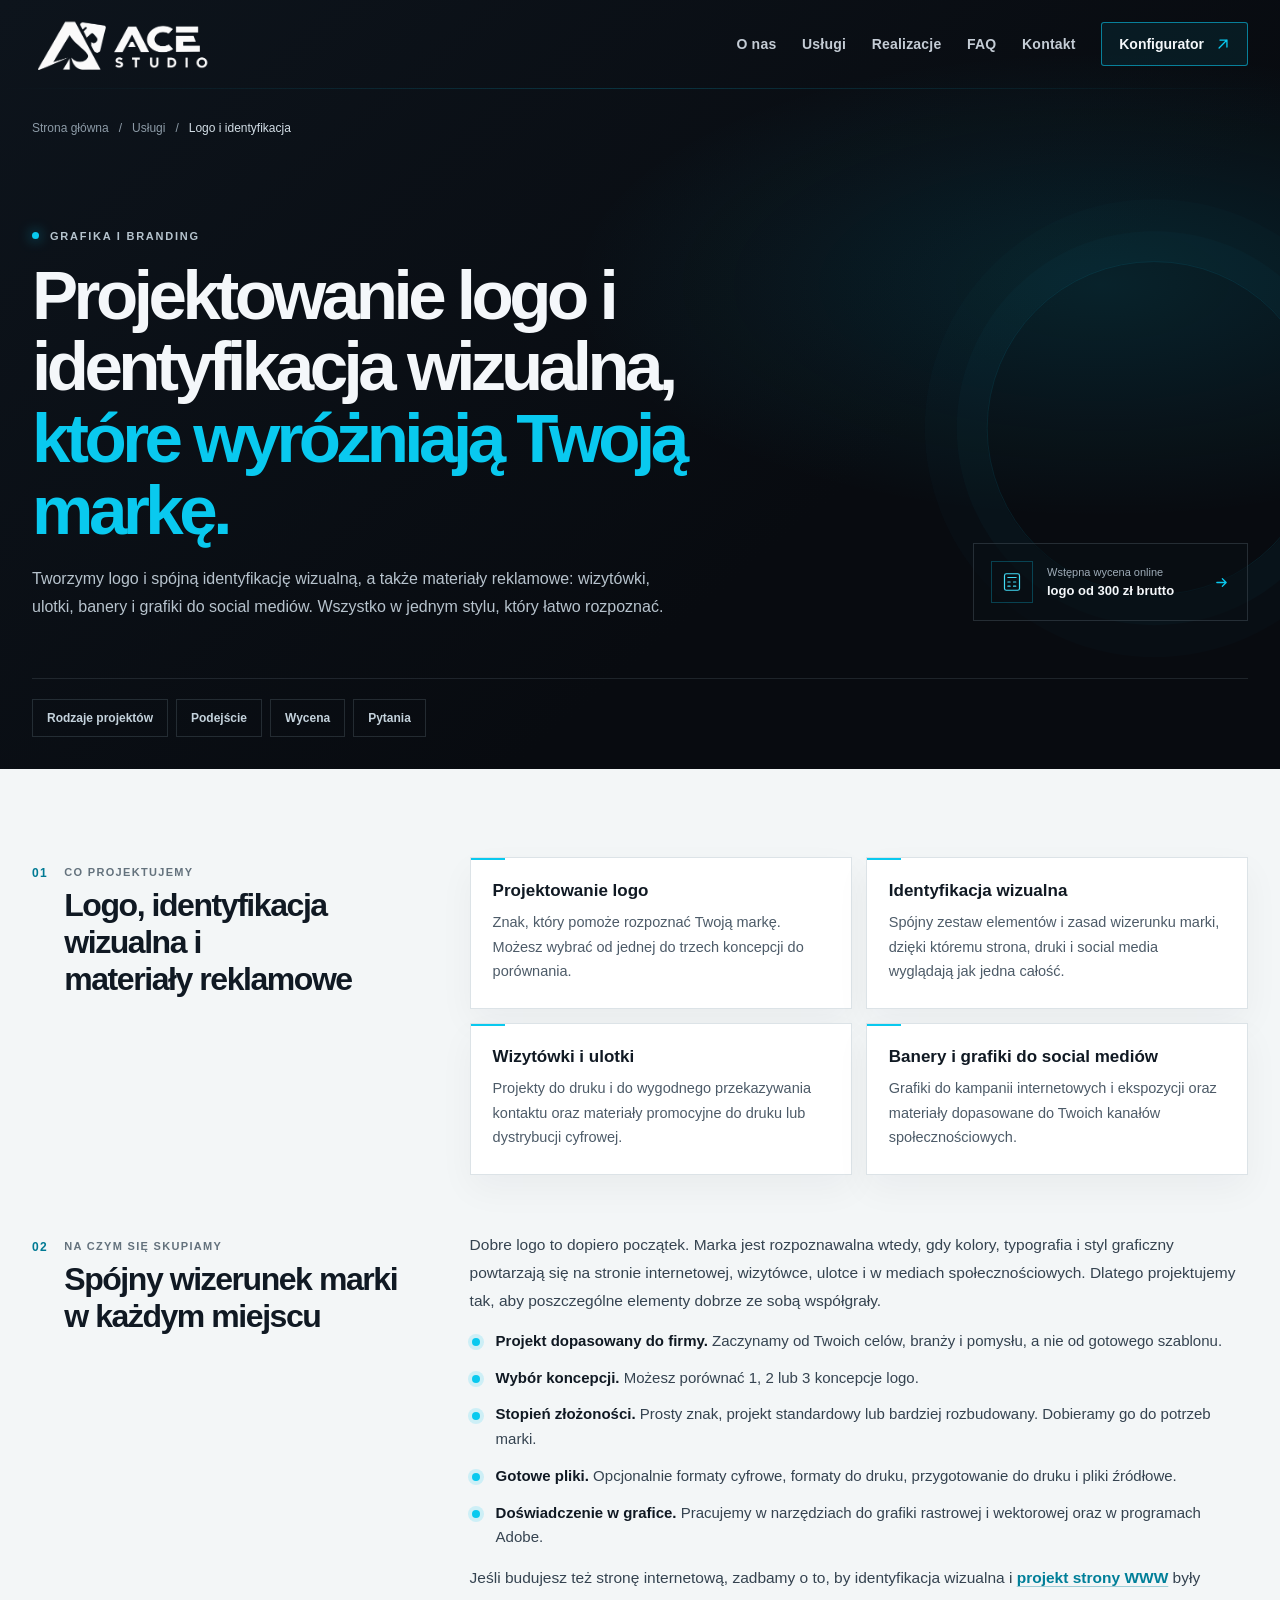
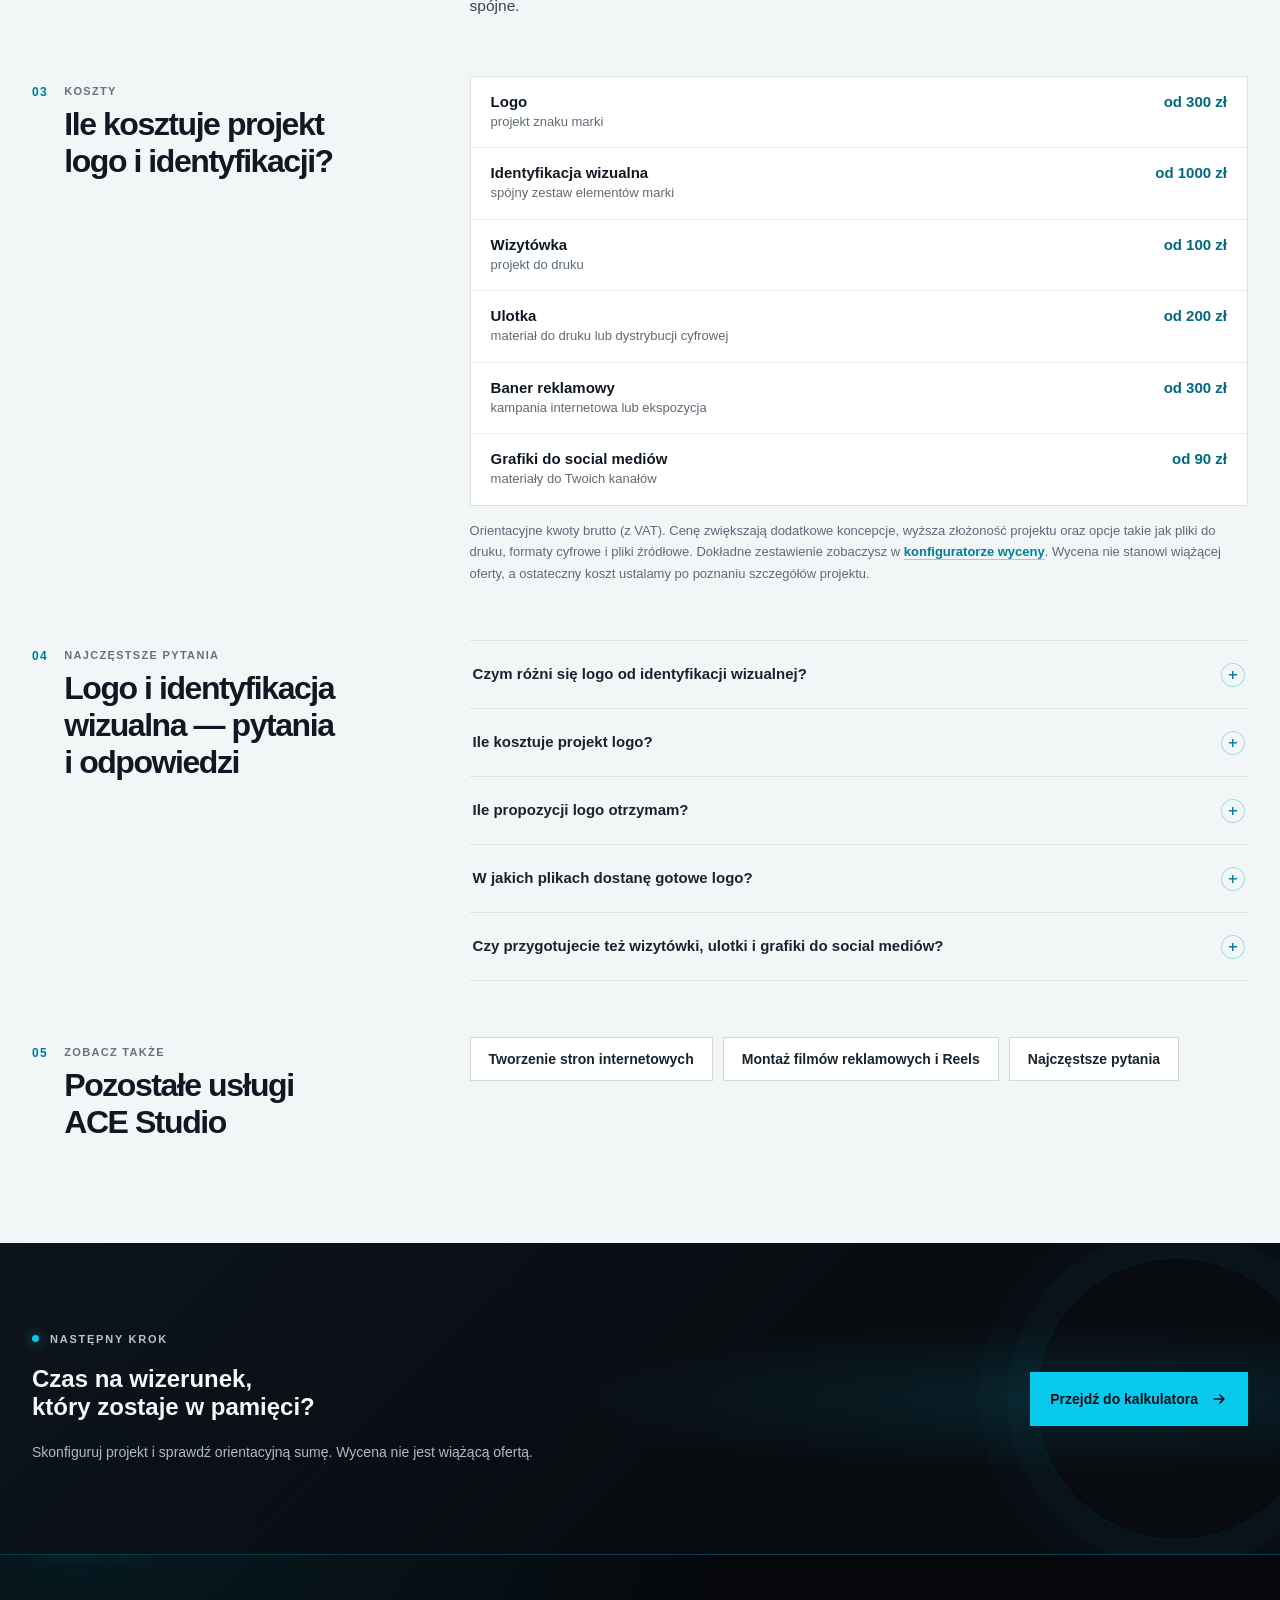
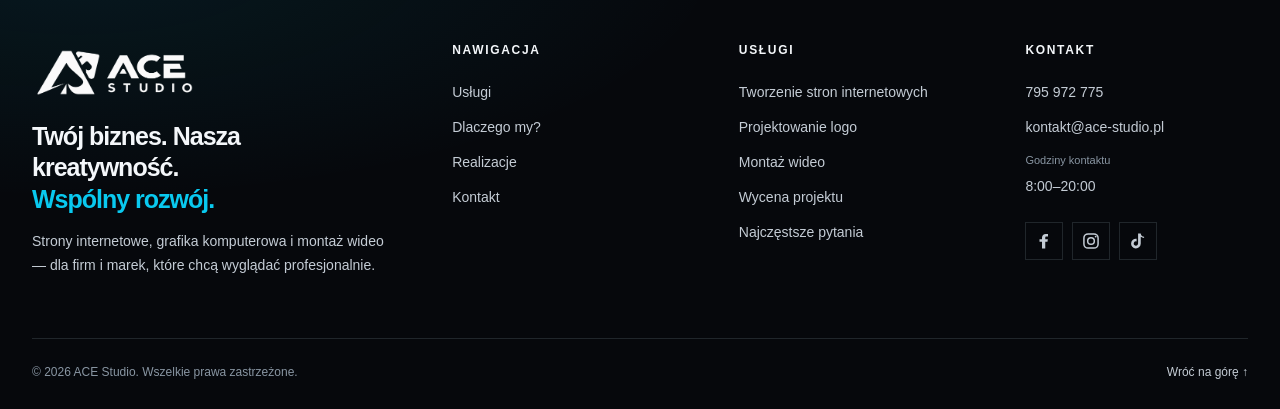
<file: projektowanie-logo/index.html>
<!DOCTYPE html>
<html lang="pl">
<head>
    <meta charset="UTF-8">
    <meta name="viewport" content="width=device-width, initial-scale=1.0">
    <meta name="theme-color" content="#080b10">
    <title>Projektowanie logo i identyfikacja wizualna firmy | ACE Studio</title>
    <meta name="description" content="Projektowanie logo, identyfikacja wizualna firmy, wizytówki, ulotki, banery i grafiki do social mediów. Spójny wizerunek marki od ACE Studio. Sprawdź orientacyjną wycenę.">
    <meta name="robots" content="index, follow">
    <link rel="canonical" href="https://www.ace-studio.pl/projektowanie-logo/">
    <link rel="icon" href="../favicon.svg" type="image/svg+xml">
    <meta property="og:type" content="website">
    <meta property="og:locale" content="pl_PL">
    <meta property="og:site_name" content="ACE Studio">
    <meta property="og:url" content="https://www.ace-studio.pl/projektowanie-logo/">
    <meta property="og:title" content="Projektowanie logo i identyfikacja wizualna — ACE Studio">
    <meta property="og:description" content="Logo, identyfikacja wizualna i materiały reklamowe tworzone z myślą o spójnym wizerunku Twojej marki.">
    <meta name="twitter:card" content="summary">
    <link rel="stylesheet" href="../style.css?v=20261121">
    <link rel="stylesheet" href="../faq/faq.css?v=20261104">
    <link rel="stylesheet" href="../usluga.css?v=20261104">
    <script src="../script.js?v=20261104" defer></script>
    <script type="application/ld+json">
        {
            "@context": "https://schema.org",
            "@graph": [
                {
                    "@type": "BreadcrumbList",
                    "itemListElement": [
                        { "@type": "ListItem", "position": 1, "name": "Strona główna", "item": "https://www.ace-studio.pl/" },
                        { "@type": "ListItem", "position": 2, "name": "Projektowanie logo i identyfikacja wizualna", "item": "https://www.ace-studio.pl/projektowanie-logo/" }
                    ]
                },
                {
                    "@type": "Service",
                    "name": "Projektowanie logo i identyfikacja wizualna",
                    "serviceType": "Projektowanie logo i identyfikacji wizualnej",
                    "url": "https://www.ace-studio.pl/projektowanie-logo/",
                    "description": "Logo, identyfikacja wizualna, wizytówki, ulotki, banery i grafiki do social mediów.",
                    "provider": { "@type": "ProfessionalService", "@id": "https://www.ace-studio.pl/#organization", "name": "ACE Studio" }
                },
                {
                    "@type": "FAQPage",
                    "mainEntity": [
                        {
                            "@type": "Question",
                            "name": "Czym różni się logo od identyfikacji wizualnej?",
                            "acceptedAnswer": { "@type": "Answer", "text": "Logo to znak, który pomaga rozpoznać markę. Identyfikacja wizualna to spójny zestaw elementów i zasad wizerunku marki, w którym logo jest jednym z elementów." }
                        },
                        {
                            "@type": "Question",
                            "name": "Ile kosztuje projekt logo?",
                            "acceptedAnswer": { "@type": "Answer", "text": "Orientacyjnie projekt logo zaczyna się od 300 zł brutto. Cenę zmieniają liczba koncepcji, stopień złożoności projektu i dodatkowe opcje, na przykład pliki do druku czy pliki źródłowe." }
                        },
                        {
                            "@type": "Question",
                            "name": "Ile propozycji logo otrzymam?",
                            "acceptedAnswer": { "@type": "Answer", "text": "W konfiguratorze możesz wybrać 1, 2 lub 3 koncepcje. Każda kolejna koncepcja jest wyceniana z dopłatą." }
                        },
                        {
                            "@type": "Question",
                            "name": "W jakich plikach dostanę gotowe logo?",
                            "acceptedAnswer": { "@type": "Answer", "text": "Zakres plików ustalamy w projekcie. W konfiguratorze możesz dodać formaty cyfrowe, formaty do druku, przygotowanie do druku oraz pliki źródłowe." }
                        },
                        {
                            "@type": "Question",
                            "name": "Czy przygotujecie też wizytówki, ulotki i grafiki do social mediów?",
                            "acceptedAnswer": { "@type": "Answer", "text": "Tak. Poza logo i identyfikacją wizualną projektujemy wizytówki, ulotki, banery reklamowe oraz grafiki do social mediów." }
                        }
                    ]
                }
            ]
        }
    </script>
</head>
<body>
    <a class="skip-link" href="#main">Przejdź do treści</a>
    <header class="site-header" id="top">
        <div class="navbar">
            <a class="brand" href="../#top" aria-label="ACE Studio — strona główna">
                <img src="../ACE%20Studio%20LOGO.png" alt="ACE Studio" width="2168" height="725">
            </a>

            <button class="menu-toggle" type="button" aria-expanded="false" aria-controls="primary-navigation" aria-label="Otwórz menu">
                <span></span>
                <span></span>
            </button>

            <nav class="primary-navigation" id="primary-navigation" aria-label="Nawigacja główna">
                <a href="../#o-nas">O nas</a>
                <a href="../#uslugi" aria-current="page">Usługi</a>
                <a href="../#realizacje">Realizacje</a>
                <a href="../faq/">FAQ</a>
                <a href="../#kontakt">Kontakt</a>
                <a class="contact-link" href="../wycena/">
                    Konfigurator
                    <svg aria-hidden="true" viewBox="0 0 16 16" fill="none">
                        <path d="M3.5 12.5 12.5 3.5M4.5 3.5h8v8" stroke="currentColor" stroke-width="1.5" stroke-linecap="round" stroke-linejoin="round"/>
                    </svg>
                </a>
            </nav>
        </div>
    </header>

    <main id="main" tabindex="-1">
        <section class="faq-hero" aria-labelledby="svc-title">
            <div class="faq-hero-inner">
                <nav class="faq-breadcrumbs" aria-label="Okruszki nawigacyjne">
                    <a href="../">Strona główna</a>
                    <span aria-hidden="true">/</span>
                    <a href="../#uslugi">Usługi</a>
                    <span aria-hidden="true">/</span>
                    <span aria-current="page">Logo i identyfikacja</span>
                </nav>

                <div class="faq-hero-layout">
                    <div class="faq-hero-copy">
                        <p class="faq-eyebrow"><span aria-hidden="true"></span> Grafika i branding</p>
                        <h1 id="svc-title">Projektowanie logo i identyfikacja wizualna,<br><span>które wyróżniają Twoją markę.</span></h1>
                        <p class="faq-hero-description">
                            Tworzymy logo i spójną identyfikację wizualną, a także materiały reklamowe:
                            wizytówki, ulotki, banery i grafiki do social mediów. Wszystko w jednym stylu,
                            który łatwo rozpoznać.
                        </p>
                    </div>

                    <a class="faq-hero-contact" href="../wycena/">
                        <span class="faq-contact-icon" aria-hidden="true">
                            <svg viewBox="0 0 32 32" fill="none">
                                <rect x="6" y="5" width="20" height="22" rx="2.5" stroke="currentColor" stroke-width="1.6"/>
                                <path d="M10.5 10h11M10.5 16h3m4.5 0h3m-10.5 5.5h3m4.5 0h3" stroke="currentColor" stroke-width="1.6" stroke-linecap="round"/>
                            </svg>
                        </span>
                        <span class="faq-hero-contact-copy">
                            <span class="faq-hero-contact-label">Wstępna wycena online</span>
                            <span class="faq-hero-contact-address">logo od 300 zł brutto</span>
                        </span>
                        <svg class="faq-contact-arrow" aria-hidden="true" viewBox="0 0 20 20" fill="none">
                            <path d="M4.5 10h11m-4.5-4.5L15.5 10 11 14.5" stroke="currentColor" stroke-width="1.5" stroke-linecap="round" stroke-linejoin="round"/>
                        </svg>
                    </a>
                </div>

                <nav class="faq-topic-nav" aria-label="Przejdź do tematu">
                    <a href="#projekty">Rodzaje projektów</a>
                    <a href="#podejscie">Podejście</a>
                    <a href="#wycena">Wycena</a>
                    <a href="#pytania">Pytania</a>
                </nav>
            </div>
        </section>

        <section class="faq-content" aria-label="Szczegóły usługi projektowania logo i identyfikacji wizualnej">
            <div class="faq-content-inner">
                <section class="faq-group" id="projekty" aria-labelledby="svc-types-title">
                    <header class="faq-group-heading">
                        <span class="faq-group-number" aria-hidden="true">01</span>
                        <div>
                            <p class="faq-group-kicker">Co projektujemy</p>
                            <h2 id="svc-types-title">Logo, identyfikacja wizualna i materiały reklamowe</h2>
                        </div>
                    </header>
                    <div>
                        <ul class="svc-cards">
                            <li class="svc-card">
                                <h3>Projektowanie logo</h3>
                                <p>Znak, który pomoże rozpoznać Twoją markę. Możesz wybrać od jednej do trzech koncepcji do porównania.</p>
                            </li>
                            <li class="svc-card">
                                <h3>Identyfikacja wizualna</h3>
                                <p>Spójny zestaw elementów i zasad wizerunku marki, dzięki któremu strona, druki i social media wyglądają jak jedna całość.</p>
                            </li>
                            <li class="svc-card">
                                <h3>Wizytówki i ulotki</h3>
                                <p>Projekty do druku i do wygodnego przekazywania kontaktu oraz materiały promocyjne do druku lub dystrybucji cyfrowej.</p>
                            </li>
                            <li class="svc-card">
                                <h3>Banery i grafiki do social mediów</h3>
                                <p>Grafiki do kampanii internetowych i ekspozycji oraz materiały dopasowane do Twoich kanałów społecznościowych.</p>
                            </li>
                        </ul>
                    </div>
                </section>

                <section class="faq-group" id="podejscie" aria-labelledby="svc-scope-title">
                    <header class="faq-group-heading">
                        <span class="faq-group-number" aria-hidden="true">02</span>
                        <div>
                            <p class="faq-group-kicker">Na czym się skupiamy</p>
                            <h2 id="svc-scope-title">Spójny wizerunek marki w każdym miejscu</h2>
                        </div>
                    </header>
                    <div class="svc-text">
                        <p>Dobre logo to dopiero początek. Marka jest rozpoznawalna wtedy, gdy kolory, typografia i styl graficzny powtarzają się na stronie internetowej, wizytówce, ulotce i w mediach społecznościowych. Dlatego projektujemy tak, aby poszczególne elementy dobrze ze sobą współgrały.</p>
                        <ul class="svc-checklist">
                            <li><strong>Projekt dopasowany do firmy.</strong> Zaczynamy od Twoich celów, branży i pomysłu, a nie od gotowego szablonu.</li>
                            <li><strong>Wybór koncepcji.</strong> Możesz porównać 1, 2 lub 3 koncepcje logo.</li>
                            <li><strong>Stopień złożoności.</strong> Prosty znak, projekt standardowy lub bardziej rozbudowany. Dobieramy go do potrzeb marki.</li>
                            <li><strong>Gotowe pliki.</strong> Opcjonalnie formaty cyfrowe, formaty do druku, przygotowanie do druku i pliki źródłowe.</li>
                            <li><strong>Doświadczenie w grafice.</strong> Pracujemy w narzędziach do grafiki rastrowej i wektorowej oraz w programach Adobe.</li>
                        </ul>
                        <p>Jeśli budujesz też stronę internetową, zadbamy o to, by identyfikacja wizualna i <a href="../tworzenie-stron-internetowych/">projekt strony WWW</a> były spójne.</p>
                    </div>
                </section>

                <section class="faq-group" id="wycena" aria-labelledby="svc-price-title">
                    <header class="faq-group-heading">
                        <span class="faq-group-number" aria-hidden="true">03</span>
                        <div>
                            <p class="faq-group-kicker">Koszty</p>
                            <h2 id="svc-price-title">Ile kosztuje projekt logo i identyfikacji?</h2>
                        </div>
                    </header>
                    <div>
                        <ul class="svc-prices">
                            <li>
                                <span class="svc-prices-name">Logo <small>projekt znaku marki</small></span>
                                <span class="svc-prices-value">od 300 zł</span>
                            </li>
                            <li>
                                <span class="svc-prices-name">Identyfikacja wizualna <small>spójny zestaw elementów marki</small></span>
                                <span class="svc-prices-value">od 1000 zł</span>
                            </li>
                            <li>
                                <span class="svc-prices-name">Wizytówka <small>projekt do druku</small></span>
                                <span class="svc-prices-value">od 100 zł</span>
                            </li>
                            <li>
                                <span class="svc-prices-name">Ulotka <small>materiał do druku lub dystrybucji cyfrowej</small></span>
                                <span class="svc-prices-value">od 200 zł</span>
                            </li>
                            <li>
                                <span class="svc-prices-name">Baner reklamowy <small>kampania internetowa lub ekspozycja</small></span>
                                <span class="svc-prices-value">od 300 zł</span>
                            </li>
                            <li>
                                <span class="svc-prices-name">Grafiki do social mediów <small>materiały do Twoich kanałów</small></span>
                                <span class="svc-prices-value">od 90 zł</span>
                            </li>
                        </ul>
                        <p class="svc-note">Orientacyjne kwoty brutto (z VAT). Cenę zwiększają dodatkowe koncepcje, wyższa złożoność projektu oraz opcje takie jak pliki do druku, formaty cyfrowe i pliki źródłowe. Dokładne zestawienie zobaczysz w <a href="../wycena/">konfiguratorze wyceny</a>. Wycena nie stanowi wiążącej oferty, a ostateczny koszt ustalamy po poznaniu szczegółów projektu.</p>
                    </div>
                </section>

                <section class="faq-group" id="pytania" aria-labelledby="svc-faq-title">
                    <header class="faq-group-heading">
                        <span class="faq-group-number" aria-hidden="true">04</span>
                        <div>
                            <p class="faq-group-kicker">Najczęstsze pytania</p>
                            <h2 id="svc-faq-title">Logo i identyfikacja wizualna — pytania i odpowiedzi</h2>
                        </div>
                    </header>
                    <div class="faq-list">
                        <details class="faq-item">
                            <summary>Czym różni się logo od identyfikacji wizualnej?</summary>
                            <div class="faq-answer">
                                <p>Logo to znak, który pomaga rozpoznać markę. Identyfikacja wizualna to spójny zestaw elementów i zasad wizerunku marki, w którym logo jest jednym z elementów.</p>
                            </div>
                        </details>
                        <details class="faq-item">
                            <summary>Ile kosztuje projekt logo?</summary>
                            <div class="faq-answer">
                                <p>Orientacyjnie projekt logo zaczyna się od 300 zł brutto. Cenę zmieniają liczba koncepcji, stopień złożoności projektu i dodatkowe opcje, na przykład pliki do druku czy pliki źródłowe. Wstępne zestawienie przygotujesz w <a href="../wycena/">konfiguratorze</a>.</p>
                            </div>
                        </details>
                        <details class="faq-item">
                            <summary>Ile propozycji logo otrzymam?</summary>
                            <div class="faq-answer">
                                <p>W konfiguratorze możesz wybrać 1, 2 lub 3 koncepcje. Każda kolejna koncepcja jest wyceniana z dopłatą.</p>
                            </div>
                        </details>
                        <details class="faq-item">
                            <summary>W jakich plikach dostanę gotowe logo?</summary>
                            <div class="faq-answer">
                                <p>Zakres plików ustalamy w projekcie. W konfiguratorze możesz dodać formaty cyfrowe, formaty do druku, przygotowanie do druku oraz pliki źródłowe.</p>
                            </div>
                        </details>
                        <details class="faq-item">
                            <summary>Czy przygotujecie też wizytówki, ulotki i grafiki do social mediów?</summary>
                            <div class="faq-answer">
                                <p>Tak. Poza logo i identyfikacją wizualną projektujemy wizytówki, ulotki, banery reklamowe oraz grafiki do social mediów.</p>
                            </div>
                        </details>
                    </div>
                </section>

                <section class="faq-group" aria-labelledby="svc-more-title">
                    <header class="faq-group-heading">
                        <span class="faq-group-number" aria-hidden="true">05</span>
                        <div>
                            <p class="faq-group-kicker">Zobacz także</p>
                            <h2 id="svc-more-title">Pozostałe usługi ACE Studio</h2>
                        </div>
                    </header>
                    <ul class="svc-related">
                        <li><a href="../tworzenie-stron-internetowych/">Tworzenie stron internetowych</a></li>
                        <li><a href="../montaz-wideo/">Montaż filmów reklamowych i Reels</a></li>
                        <li><a href="../faq/">Najczęstsze pytania</a></li>
                    </ul>
                </section>
            </div>
        </section>

        <section class="faq-next-step" aria-labelledby="faq-next-title">
            <div class="faq-next-inner">
                <div>
                    <p class="faq-eyebrow"><span aria-hidden="true"></span> Następny krok</p>
                    <h2 id="faq-next-title">Czas na wizerunek,<br><span>który zostaje w pamięci?</span></h2>
                    <p>Skonfiguruj projekt i sprawdź orientacyjną sumę. Wycena nie jest wiążącą ofertą.</p>
                </div>
                <a class="faq-next-button" href="../wycena/">
                    Przejdź do kalkulatora
                    <svg aria-hidden="true" viewBox="0 0 20 20" fill="none">
                        <path d="M4.5 10h11m-4.5-4.5L15.5 10 11 14.5" stroke="currentColor" stroke-width="1.7" stroke-linecap="round" stroke-linejoin="round"/>
                    </svg>
                </a>
            </div>
        </section>
    </main>
    <footer class="site-footer">
        <div class="footer-inner">
            <div class="footer-main">
                <div class="footer-brand">
                    <a href="../#top" aria-label="ACE Studio — strona główna">
                        <img src="../ACE%20Studio%20LOGO.png" alt="ACE Studio" width="2168" height="725" loading="lazy">
                    </a>
                    <p class="footer-tagline">Twój biznes. Nasza kreatywność.<br><span>Wspólny rozwój.</span></p>
                    <p class="footer-description">
                        Strony internetowe, grafika komputerowa i montaż wideo — dla firm i marek,
                        które chcą wyglądać profesjonalnie.
                    </p>
                </div>

                <nav class="footer-column" aria-label="Nawigacja w stopce">
                    <h2>Nawigacja</h2>
                    <ul class="footer-list">
                        <li><a href="../#uslugi">Usługi</a></li>
                        <li><a href="../#dlaczego-my">Dlaczego my?</a></li>
                        <li><a href="../#realizacje">Realizacje</a></li>
                        <li><a href="../#kontakt">Kontakt</a></li>
                    </ul>
                </nav>

                <nav class="footer-column" aria-label="Usługi">
                    <h2>Usługi</h2>
                    <ul class="footer-list">
                        <li><a href="../tworzenie-stron-internetowych/">Tworzenie stron internetowych</a></li>
                        <li><a href="./" aria-current="page">Projektowanie logo</a></li>
                        <li><a href="../montaz-wideo/">Montaż wideo</a></li>
                        <li><a href="../wycena/">Wycena projektu</a></li>
                        <li><a href="../faq/">Najczęstsze pytania</a></li>
                    </ul>
                </nav>

                <div class="footer-column footer-column-contact">
                    <h2>Kontakt</h2>
                    <ul class="footer-list">
                        <li><a href="tel:+48795972775">795 972 775</a></li>
                        <li><a href="mailto:kontakt@ace-studio.pl">kontakt@ace-studio.pl</a></li>
                        <li><span><span class="footer-list-label">Godziny kontaktu</span>8:00–20:00</span></li>
                    </ul>
                    <ul class="footer-social" aria-label="Media społecznościowe">
                        <li>
                            <svg viewBox="0 0 24 24" role="img" aria-label="Facebook">
                                <path fill="currentColor" d="M13.5 21v-8h2.7l.4-3.1h-3.1V8c0-.9.3-1.5 1.6-1.5h1.7V3.7c-.3 0-1.4-.1-2.7-.1-2.7 0-4.5 1.6-4.5 4.6v1.7h-3V13h3v8h3.4Z"/>
                            </svg>
                        </li>
                        <li>
                            <svg viewBox="0 0 24 24" role="img" aria-label="Instagram">
                                <rect x="3.5" y="3.5" width="17" height="17" rx="5" fill="none" stroke="currentColor" stroke-width="1.8"/>
                                <circle cx="12" cy="12" r="4" fill="none" stroke="currentColor" stroke-width="1.8"/>
                                <circle cx="17.6" cy="6.7" r="1.1" fill="currentColor"/>
                            </svg>
                        </li>
                        <li>
                            <svg viewBox="0 0 24 24" role="img" aria-label="TikTok">
                                <path fill="currentColor" d="M19.3 8.3a6.7 6.7 0 0 1-4-1.3v8.1a5.8 5.8 0 1 1-5-5.7v3.2a2.6 2.6 0 1 0 1.8 2.5V3h3.2c.2 2 1.5 3.6 4 4v1.3Z"/>
                            </svg>
                        </li>
                    </ul>
                </div>
            </div>

            <div class="footer-bottom">
                <p>© 2026 ACE Studio. Wszelkie prawa zastrzeżone.</p>
                <a href="#top">Wróć na górę ↑</a>
            </div>
        </div>
    </footer>
</body>
</html>
</file>
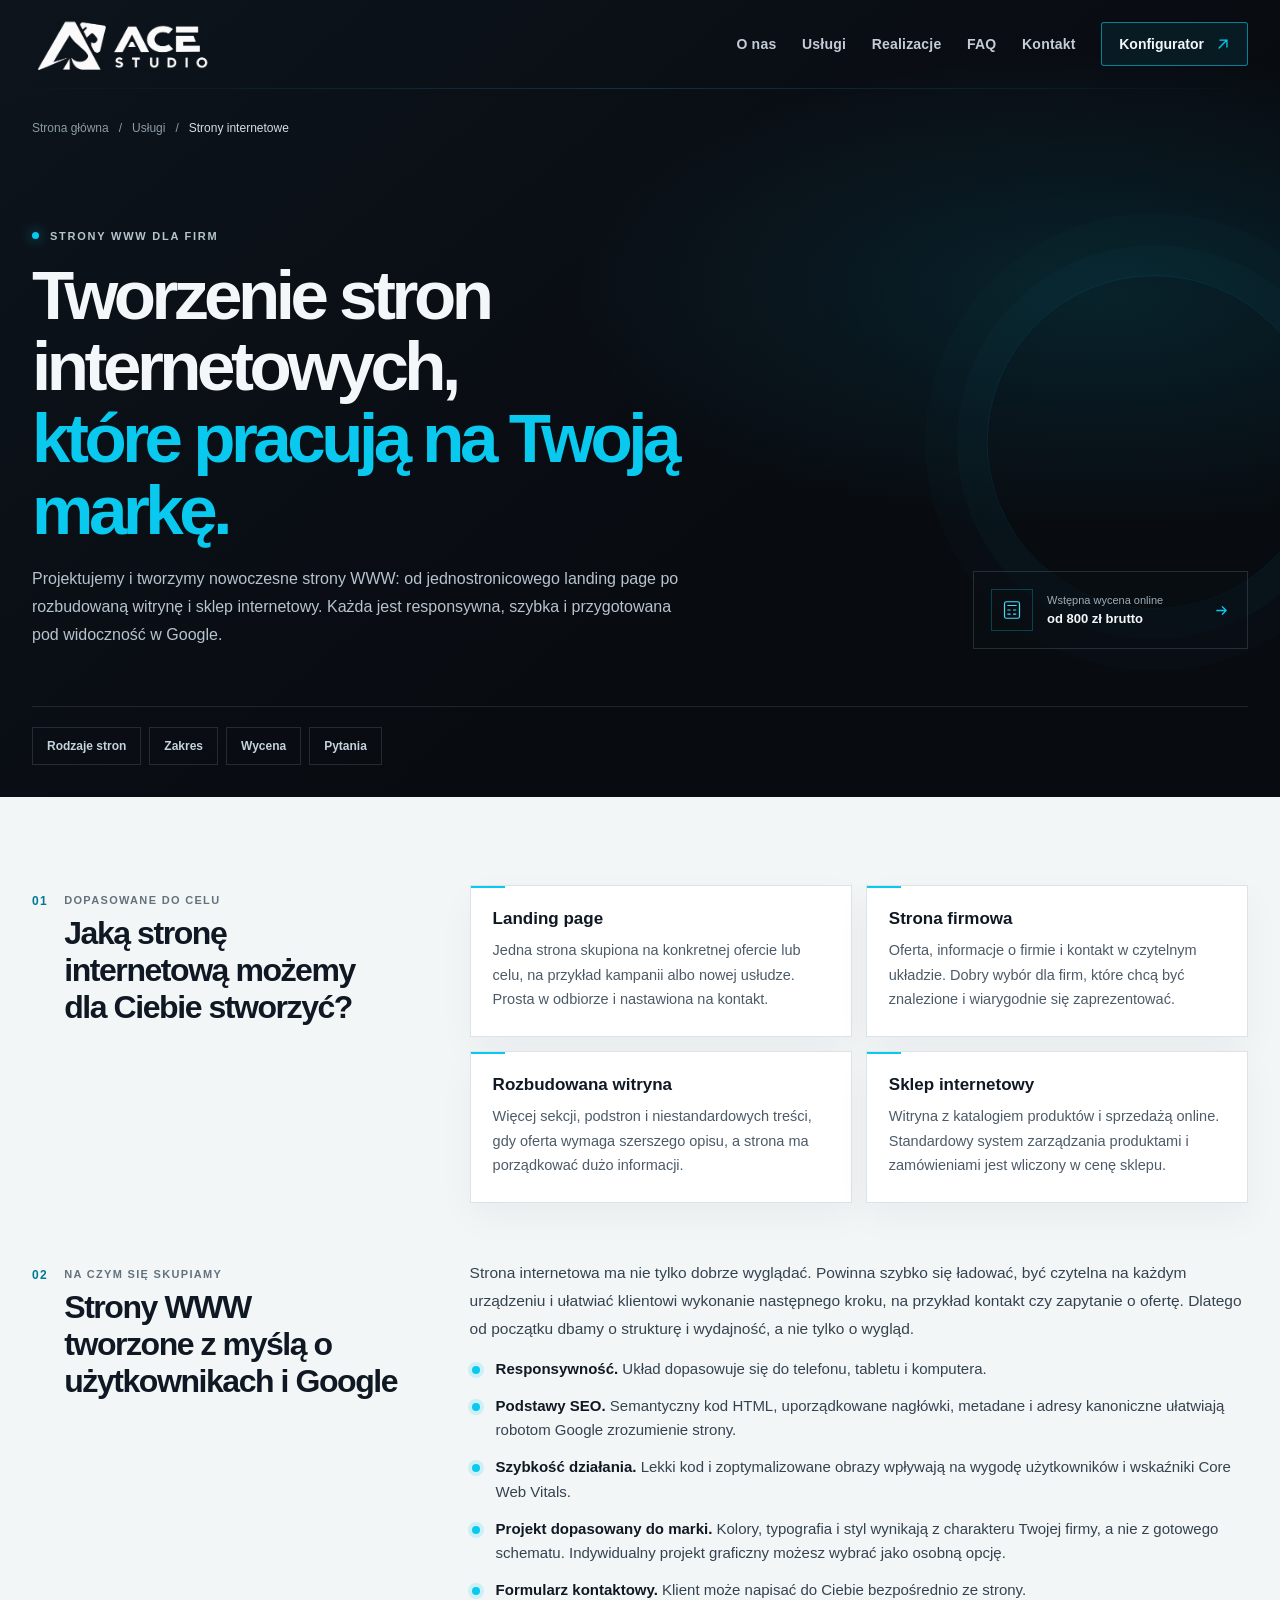
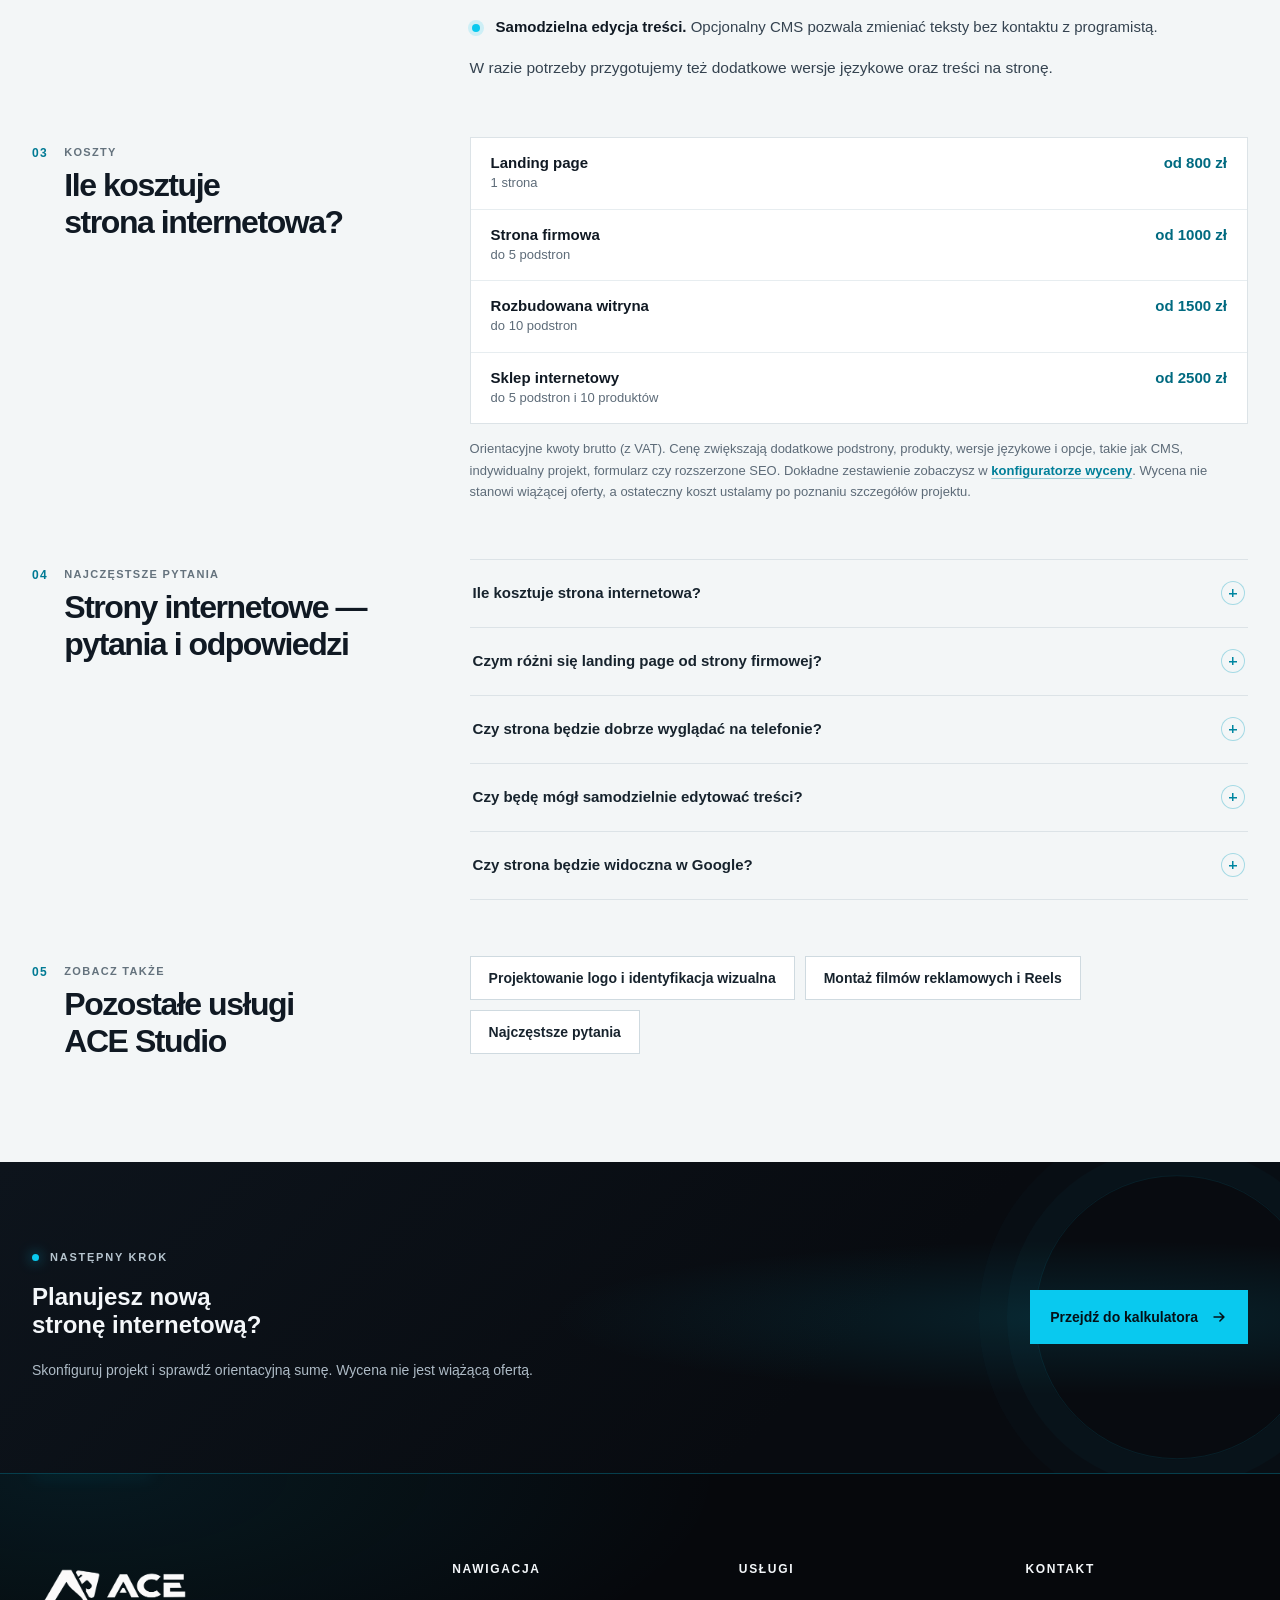
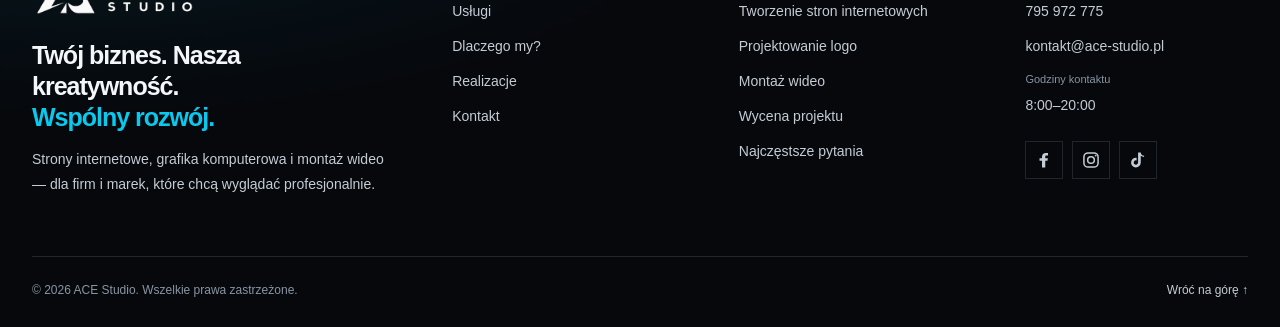
<file: tworzenie-stron-internetowych/index.html>
<!DOCTYPE html>
<html lang="pl">
<head>
    <meta charset="UTF-8">
    <meta name="viewport" content="width=device-width, initial-scale=1.0">
    <meta name="theme-color" content="#080b10">
    <title>Tworzenie stron internetowych dla firm — strony WWW | ACE Studio</title>
    <meta name="description" content="Tworzenie stron internetowych dla firm: landing page, strona firmowa, rozbudowana witryna i sklep internetowy. Responsywne strony WWW z podstawami SEO. Sprawdź orientacyjną wycenę.">
    <meta name="robots" content="index, follow">
    <link rel="canonical" href="https://www.ace-studio.pl/tworzenie-stron-internetowych/">
    <link rel="icon" href="../favicon.svg" type="image/svg+xml">
    <meta property="og:type" content="website">
    <meta property="og:locale" content="pl_PL">
    <meta property="og:site_name" content="ACE Studio">
    <meta property="og:url" content="https://www.ace-studio.pl/tworzenie-stron-internetowych/">
    <meta property="og:title" content="Tworzenie stron internetowych dla firm — ACE Studio">
    <meta property="og:description" content="Landing page, strony firmowe, rozbudowane witryny i sklepy internetowe. Nowoczesne, responsywne strony WWW z podstawami SEO.">
    <meta name="twitter:card" content="summary">
    <link rel="stylesheet" href="../style.css?v=20261121">
    <link rel="stylesheet" href="../faq/faq.css?v=20261104">
    <link rel="stylesheet" href="../usluga.css?v=20261104">
    <script src="../script.js?v=20261104" defer></script>
    <script type="application/ld+json">
        {
            "@context": "https://schema.org",
            "@graph": [
                {
                    "@type": "BreadcrumbList",
                    "itemListElement": [
                        { "@type": "ListItem", "position": 1, "name": "Strona główna", "item": "https://www.ace-studio.pl/" },
                        { "@type": "ListItem", "position": 2, "name": "Tworzenie stron internetowych", "item": "https://www.ace-studio.pl/tworzenie-stron-internetowych/" }
                    ]
                },
                {
                    "@type": "Service",
                    "name": "Tworzenie stron internetowych",
                    "serviceType": "Projektowanie i tworzenie stron internetowych",
                    "url": "https://www.ace-studio.pl/tworzenie-stron-internetowych/",
                    "description": "Landing page, strony firmowe, rozbudowane witryny i sklepy internetowe — responsywne, z podstawami SEO.",
                    "provider": { "@type": "ProfessionalService", "@id": "https://www.ace-studio.pl/#organization", "name": "ACE Studio" }
                },
                {
                    "@type": "FAQPage",
                    "mainEntity": [
                        {
                            "@type": "Question",
                            "name": "Ile kosztuje strona internetowa?",
                            "acceptedAnswer": { "@type": "Answer", "text": "Orientacyjnie ceny zaczynają się od 800 zł brutto za landing page. Koszt zależy od typu strony, liczby podstron i wybranych opcji. Ostateczną cenę ustalamy po poznaniu szczegółów projektu." }
                        },
                        {
                            "@type": "Question",
                            "name": "Czym różni się landing page od strony firmowej?",
                            "acceptedAnswer": { "@type": "Answer", "text": "Landing page to jedna strona skupiona na konkretnej ofercie lub celu. Strona firmowa składa się z kilku podstron: oferty, informacji o firmie i kontaktu." }
                        },
                        {
                            "@type": "Question",
                            "name": "Czy strona będzie dobrze wyglądać na telefonie?",
                            "acceptedAnswer": { "@type": "Answer", "text": "Tak. Projektujemy strony responsywne, czyli dopasowane do telefonów, tabletów i komputerów." }
                        },
                        {
                            "@type": "Question",
                            "name": "Czy będę mógł samodzielnie edytować treści?",
                            "acceptedAnswer": { "@type": "Answer", "text": "Tak, jeśli wybierzesz opcję CMS. W konfiguratorze jest to osobna pozycja, więc nie płacisz za nią, gdy nie jest potrzebna." }
                        },
                        {
                            "@type": "Question",
                            "name": "Czy strona będzie widoczna w Google?",
                            "acceptedAnswer": { "@type": "Answer", "text": "Dbamy o podstawy SEO: czytelną strukturę, nagłówki, metadane i szybkie działanie. Nie obiecujemy jednak konkretnej pozycji w wynikach wyszukiwania, bo zależy ona od wielu czynników, także od konkurencji i czasu." }
                        }
                    ]
                }
            ]
        }
    </script>
</head>
<body>
    <a class="skip-link" href="#main">Przejdź do treści</a>
    <header class="site-header" id="top">
        <div class="navbar">
            <a class="brand" href="../#top" aria-label="ACE Studio — strona główna">
                <img src="../ACE%20Studio%20LOGO.png" alt="ACE Studio" width="2168" height="725">
            </a>

            <button class="menu-toggle" type="button" aria-expanded="false" aria-controls="primary-navigation" aria-label="Otwórz menu">
                <span></span>
                <span></span>
            </button>

            <nav class="primary-navigation" id="primary-navigation" aria-label="Nawigacja główna">
                <a href="../#o-nas">O nas</a>
                <a href="../#uslugi" aria-current="page">Usługi</a>
                <a href="../#realizacje">Realizacje</a>
                <a href="../faq/">FAQ</a>
                <a href="../#kontakt">Kontakt</a>
                <a class="contact-link" href="../wycena/">
                    Konfigurator
                    <svg aria-hidden="true" viewBox="0 0 16 16" fill="none">
                        <path d="M3.5 12.5 12.5 3.5M4.5 3.5h8v8" stroke="currentColor" stroke-width="1.5" stroke-linecap="round" stroke-linejoin="round"/>
                    </svg>
                </a>
            </nav>
        </div>
    </header>

    <main id="main" tabindex="-1">
        <section class="faq-hero" aria-labelledby="svc-title">
            <div class="faq-hero-inner">
                <nav class="faq-breadcrumbs" aria-label="Okruszki nawigacyjne">
                    <a href="../">Strona główna</a>
                    <span aria-hidden="true">/</span>
                    <a href="../#uslugi">Usługi</a>
                    <span aria-hidden="true">/</span>
                    <span aria-current="page">Strony internetowe</span>
                </nav>

                <div class="faq-hero-layout">
                    <div class="faq-hero-copy">
                        <p class="faq-eyebrow"><span aria-hidden="true"></span> Strony WWW dla firm</p>
                        <h1 id="svc-title">Tworzenie stron internetowych,<br><span>które pracują na Twoją markę.</span></h1>
                        <p class="faq-hero-description">
                            Projektujemy i tworzymy nowoczesne strony WWW: od jednostronicowego landing page
                            po rozbudowaną witrynę i sklep internetowy. Każda jest responsywna, szybka
                            i przygotowana pod widoczność w Google.
                        </p>
                    </div>

                    <a class="faq-hero-contact" href="../wycena/">
                        <span class="faq-contact-icon" aria-hidden="true">
                            <svg viewBox="0 0 32 32" fill="none">
                                <rect x="6" y="5" width="20" height="22" rx="2.5" stroke="currentColor" stroke-width="1.6"/>
                                <path d="M10.5 10h11M10.5 16h3m4.5 0h3m-10.5 5.5h3m4.5 0h3" stroke="currentColor" stroke-width="1.6" stroke-linecap="round"/>
                            </svg>
                        </span>
                        <span class="faq-hero-contact-copy">
                            <span class="faq-hero-contact-label">Wstępna wycena online</span>
                            <span class="faq-hero-contact-address">od 800 zł brutto</span>
                        </span>
                        <svg class="faq-contact-arrow" aria-hidden="true" viewBox="0 0 20 20" fill="none">
                            <path d="M4.5 10h11m-4.5-4.5L15.5 10 11 14.5" stroke="currentColor" stroke-width="1.5" stroke-linecap="round" stroke-linejoin="round"/>
                        </svg>
                    </a>
                </div>

                <nav class="faq-topic-nav" aria-label="Przejdź do tematu">
                    <a href="#rodzaje">Rodzaje stron</a>
                    <a href="#zakres">Zakres</a>
                    <a href="#wycena">Wycena</a>
                    <a href="#pytania">Pytania</a>
                </nav>
            </div>
        </section>

        <section class="faq-content" aria-label="Szczegóły usługi tworzenia stron internetowych">
            <div class="faq-content-inner">
                <section class="faq-group" id="rodzaje" aria-labelledby="svc-types-title">
                    <header class="faq-group-heading">
                        <span class="faq-group-number" aria-hidden="true">01</span>
                        <div>
                            <p class="faq-group-kicker">Dopasowane do celu</p>
                            <h2 id="svc-types-title">Jaką stronę internetową możemy dla Ciebie stworzyć?</h2>
                        </div>
                    </header>
                    <div>
                        <ul class="svc-cards">
                            <li class="svc-card">
                                <h3>Landing page</h3>
                                <p>Jedna strona skupiona na konkretnej ofercie lub celu, na przykład kampanii albo nowej usłudze. Prosta w odbiorze i nastawiona na kontakt.</p>
                            </li>
                            <li class="svc-card">
                                <h3>Strona firmowa</h3>
                                <p>Oferta, informacje o firmie i kontakt w czytelnym układzie. Dobry wybór dla firm, które chcą być znalezione i wiarygodnie się zaprezentować.</p>
                            </li>
                            <li class="svc-card">
                                <h3>Rozbudowana witryna</h3>
                                <p>Więcej sekcji, podstron i niestandardowych treści, gdy oferta wymaga szerszego opisu, a strona ma porządkować dużo informacji.</p>
                            </li>
                            <li class="svc-card">
                                <h3>Sklep internetowy</h3>
                                <p>Witryna z katalogiem produktów i sprzedażą online. Standardowy system zarządzania produktami i zamówieniami jest wliczony w cenę sklepu.</p>
                            </li>
                        </ul>
                    </div>
                </section>

                <section class="faq-group" id="zakres" aria-labelledby="svc-scope-title">
                    <header class="faq-group-heading">
                        <span class="faq-group-number" aria-hidden="true">02</span>
                        <div>
                            <p class="faq-group-kicker">Na czym się skupiamy</p>
                            <h2 id="svc-scope-title">Strony WWW tworzone z myślą o użytkownikach i Google</h2>
                        </div>
                    </header>
                    <div class="svc-text">
                        <p>Strona internetowa ma nie tylko dobrze wyglądać. Powinna szybko się ładować, być czytelna na każdym urządzeniu i ułatwiać klientowi wykonanie następnego kroku, na przykład kontakt czy zapytanie o ofertę. Dlatego od początku dbamy o strukturę i wydajność, a nie tylko o wygląd.</p>
                        <ul class="svc-checklist">
                            <li><strong>Responsywność.</strong> Układ dopasowuje się do telefonu, tabletu i komputera.</li>
                            <li><strong>Podstawy SEO.</strong> Semantyczny kod HTML, uporządkowane nagłówki, metadane i adresy kanoniczne ułatwiają robotom Google zrozumienie strony.</li>
                            <li><strong>Szybkość działania.</strong> Lekki kod i zoptymalizowane obrazy wpływają na wygodę użytkowników i wskaźniki Core Web Vitals.</li>
                            <li><strong>Projekt dopasowany do marki.</strong> Kolory, typografia i styl wynikają z charakteru Twojej firmy, a nie z gotowego schematu. Indywidualny projekt graficzny możesz wybrać jako osobną opcję.</li>
                            <li><strong>Formularz kontaktowy.</strong> Klient może napisać do Ciebie bezpośrednio ze strony.</li>
                            <li><strong>Samodzielna edycja treści.</strong> Opcjonalny CMS pozwala zmieniać teksty bez kontaktu z programistą.</li>
                        </ul>
                        <p>W razie potrzeby przygotujemy też dodatkowe wersje językowe oraz treści na stronę.</p>
                    </div>
                </section>

                <section class="faq-group" id="wycena" aria-labelledby="svc-price-title">
                    <header class="faq-group-heading">
                        <span class="faq-group-number" aria-hidden="true">03</span>
                        <div>
                            <p class="faq-group-kicker">Koszty</p>
                            <h2 id="svc-price-title">Ile kosztuje strona internetowa?</h2>
                        </div>
                    </header>
                    <div>
                        <ul class="svc-prices">
                            <li>
                                <span class="svc-prices-name">Landing page <small>1 strona</small></span>
                                <span class="svc-prices-value">od 800 zł</span>
                            </li>
                            <li>
                                <span class="svc-prices-name">Strona firmowa <small>do 5 podstron</small></span>
                                <span class="svc-prices-value">od 1000 zł</span>
                            </li>
                            <li>
                                <span class="svc-prices-name">Rozbudowana witryna <small>do 10 podstron</small></span>
                                <span class="svc-prices-value">od 1500 zł</span>
                            </li>
                            <li>
                                <span class="svc-prices-name">Sklep internetowy <small>do 5 podstron i 10 produktów</small></span>
                                <span class="svc-prices-value">od 2500 zł</span>
                            </li>
                        </ul>
                        <p class="svc-note">Orientacyjne kwoty brutto (z VAT). Cenę zwiększają dodatkowe podstrony, produkty, wersje językowe i opcje, takie jak CMS, indywidualny projekt, formularz czy rozszerzone SEO. Dokładne zestawienie zobaczysz w <a href="../wycena/">konfiguratorze wyceny</a>. Wycena nie stanowi wiążącej oferty, a ostateczny koszt ustalamy po poznaniu szczegółów projektu.</p>
                    </div>
                </section>

                <section class="faq-group" id="pytania" aria-labelledby="svc-faq-title">
                    <header class="faq-group-heading">
                        <span class="faq-group-number" aria-hidden="true">04</span>
                        <div>
                            <p class="faq-group-kicker">Najczęstsze pytania</p>
                            <h2 id="svc-faq-title">Strony internetowe — pytania i odpowiedzi</h2>
                        </div>
                    </header>
                    <div class="faq-list">
                        <details class="faq-item">
                            <summary>Ile kosztuje strona internetowa?</summary>
                            <div class="faq-answer">
                                <p>Orientacyjnie ceny zaczynają się od 800 zł brutto za landing page. Koszt zależy od typu strony, liczby podstron i wybranych opcji. Ostateczną cenę ustalamy po poznaniu szczegółów projektu. Wstępne zestawienie przygotujesz w <a href="../wycena/">konfiguratorze</a>.</p>
                            </div>
                        </details>
                        <details class="faq-item">
                            <summary>Czym różni się landing page od strony firmowej?</summary>
                            <div class="faq-answer">
                                <p>Landing page to jedna strona skupiona na konkretnej ofercie lub celu. Strona firmowa składa się z kilku podstron: oferty, informacji o firmie i kontaktu. Jeśli nie wiesz, co wybrać, opisz nam swój cel, a doradzimy rozwiązanie.</p>
                            </div>
                        </details>
                        <details class="faq-item">
                            <summary>Czy strona będzie dobrze wyglądać na telefonie?</summary>
                            <div class="faq-answer">
                                <p>Tak. Projektujemy strony responsywne, czyli dopasowane do telefonów, tabletów i komputerów.</p>
                            </div>
                        </details>
                        <details class="faq-item">
                            <summary>Czy będę mógł samodzielnie edytować treści?</summary>
                            <div class="faq-answer">
                                <p>Tak, jeśli wybierzesz opcję CMS. W konfiguratorze jest to osobna pozycja, więc nie płacisz za nią, gdy nie jest potrzebna.</p>
                            </div>
                        </details>
                        <details class="faq-item">
                            <summary>Czy strona będzie widoczna w Google?</summary>
                            <div class="faq-answer">
                                <p>Dbamy o podstawy SEO: czytelną strukturę, nagłówki, metadane i szybkie działanie. Nie obiecujemy jednak konkretnej pozycji w wynikach wyszukiwania, bo zależy ona od wielu czynników, także od konkurencji i czasu.</p>
                            </div>
                        </details>
                    </div>
                </section>

                <section class="faq-group" aria-labelledby="svc-more-title">
                    <header class="faq-group-heading">
                        <span class="faq-group-number" aria-hidden="true">05</span>
                        <div>
                            <p class="faq-group-kicker">Zobacz także</p>
                            <h2 id="svc-more-title">Pozostałe usługi ACE Studio</h2>
                        </div>
                    </header>
                    <ul class="svc-related">
                        <li><a href="../projektowanie-logo/">Projektowanie logo i identyfikacja wizualna</a></li>
                        <li><a href="../montaz-wideo/">Montaż filmów reklamowych i Reels</a></li>
                        <li><a href="../faq/">Najczęstsze pytania</a></li>
                    </ul>
                </section>
            </div>
        </section>

        <section class="faq-next-step" aria-labelledby="faq-next-title">
            <div class="faq-next-inner">
                <div>
                    <p class="faq-eyebrow"><span aria-hidden="true"></span> Następny krok</p>
                    <h2 id="faq-next-title">Planujesz nową<br><span>stronę internetową?</span></h2>
                    <p>Skonfiguruj projekt i sprawdź orientacyjną sumę. Wycena nie jest wiążącą ofertą.</p>
                </div>
                <a class="faq-next-button" href="../wycena/">
                    Przejdź do kalkulatora
                    <svg aria-hidden="true" viewBox="0 0 20 20" fill="none">
                        <path d="M4.5 10h11m-4.5-4.5L15.5 10 11 14.5" stroke="currentColor" stroke-width="1.7" stroke-linecap="round" stroke-linejoin="round"/>
                    </svg>
                </a>
            </div>
        </section>
    </main>
    <footer class="site-footer">
        <div class="footer-inner">
            <div class="footer-main">
                <div class="footer-brand">
                    <a href="../#top" aria-label="ACE Studio — strona główna">
                        <img src="../ACE%20Studio%20LOGO.png" alt="ACE Studio" width="2168" height="725" loading="lazy">
                    </a>
                    <p class="footer-tagline">Twój biznes. Nasza kreatywność.<br><span>Wspólny rozwój.</span></p>
                    <p class="footer-description">
                        Strony internetowe, grafika komputerowa i montaż wideo — dla firm i marek,
                        które chcą wyglądać profesjonalnie.
                    </p>
                </div>

                <nav class="footer-column" aria-label="Nawigacja w stopce">
                    <h2>Nawigacja</h2>
                    <ul class="footer-list">
                        <li><a href="../#uslugi">Usługi</a></li>
                        <li><a href="../#dlaczego-my">Dlaczego my?</a></li>
                        <li><a href="../#realizacje">Realizacje</a></li>
                        <li><a href="../#kontakt">Kontakt</a></li>
                    </ul>
                </nav>

                <nav class="footer-column" aria-label="Usługi">
                    <h2>Usługi</h2>
                    <ul class="footer-list">
                        <li><a href="./" aria-current="page">Tworzenie stron internetowych</a></li>
                        <li><a href="../projektowanie-logo/">Projektowanie logo</a></li>
                        <li><a href="../montaz-wideo/">Montaż wideo</a></li>
                        <li><a href="../wycena/">Wycena projektu</a></li>
                        <li><a href="../faq/">Najczęstsze pytania</a></li>
                    </ul>
                </nav>

                <div class="footer-column footer-column-contact">
                    <h2>Kontakt</h2>
                    <ul class="footer-list">
                        <li><a href="tel:+48795972775">795 972 775</a></li>
                        <li><a href="mailto:kontakt@ace-studio.pl">kontakt@ace-studio.pl</a></li>
                        <li><span><span class="footer-list-label">Godziny kontaktu</span>8:00–20:00</span></li>
                    </ul>
                    <ul class="footer-social" aria-label="Media społecznościowe">
                        <li>
                            <svg viewBox="0 0 24 24" role="img" aria-label="Facebook">
                                <path fill="currentColor" d="M13.5 21v-8h2.7l.4-3.1h-3.1V8c0-.9.3-1.5 1.6-1.5h1.7V3.7c-.3 0-1.4-.1-2.7-.1-2.7 0-4.5 1.6-4.5 4.6v1.7h-3V13h3v8h3.4Z"/>
                            </svg>
                        </li>
                        <li>
                            <svg viewBox="0 0 24 24" role="img" aria-label="Instagram">
                                <rect x="3.5" y="3.5" width="17" height="17" rx="5" fill="none" stroke="currentColor" stroke-width="1.8"/>
                                <circle cx="12" cy="12" r="4" fill="none" stroke="currentColor" stroke-width="1.8"/>
                                <circle cx="17.6" cy="6.7" r="1.1" fill="currentColor"/>
                            </svg>
                        </li>
                        <li>
                            <svg viewBox="0 0 24 24" role="img" aria-label="TikTok">
                                <path fill="currentColor" d="M19.3 8.3a6.7 6.7 0 0 1-4-1.3v8.1a5.8 5.8 0 1 1-5-5.7v3.2a2.6 2.6 0 1 0 1.8 2.5V3h3.2c.2 2 1.5 3.6 4 4v1.3Z"/>
                            </svg>
                        </li>
                    </ul>
                </div>
            </div>

            <div class="footer-bottom">
                <p>© 2026 ACE Studio. Wszelkie prawa zastrzeżone.</p>
                <a href="#top">Wróć na górę ↑</a>
            </div>
        </div>
    </footer>
</body>
</html>
</file>
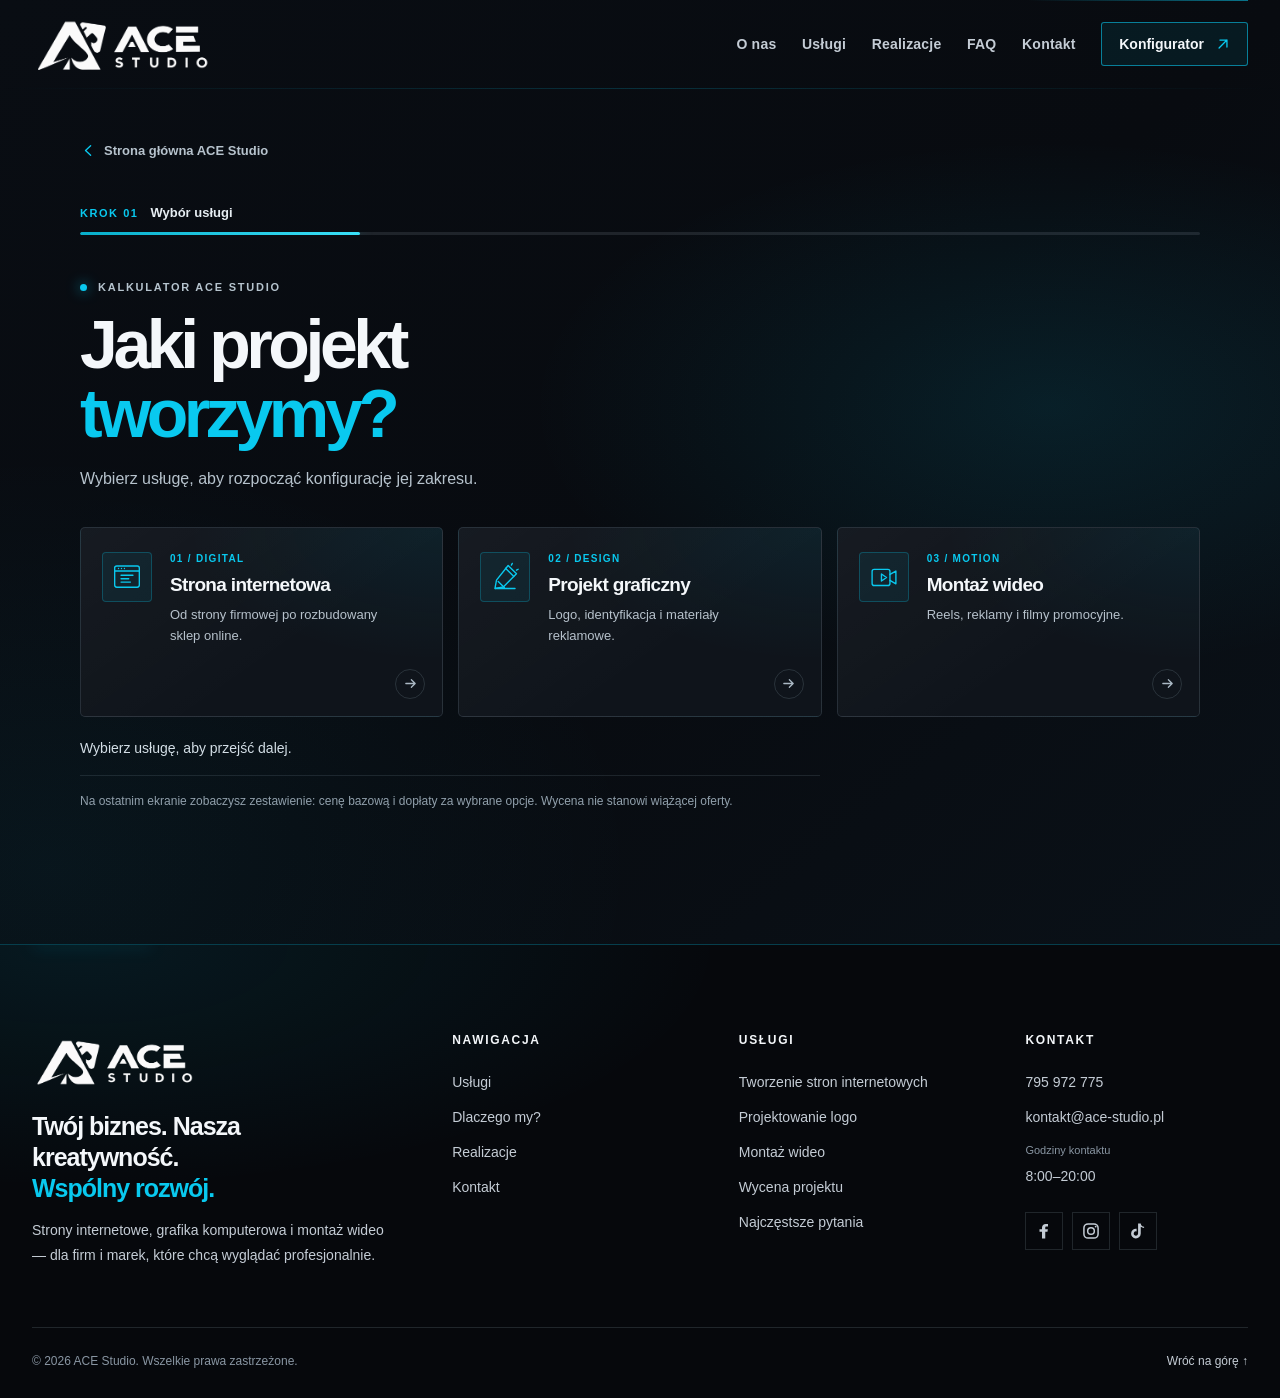
<file: wycena/index.html>
<!DOCTYPE html>
<html lang="pl">
<head>
    <meta charset="UTF-8">
    <meta name="viewport" content="width=device-width, initial-scale=1.0">
    <meta name="theme-color" content="#080b10">
    <meta name="description" content="Skonfiguruj projekt strony WWW, grafiki lub montażu wideo w ACE Studio i poznaj orientacyjną sumę wyceny.">
    <meta name="robots" content="index, follow">
    <title>Kalkulator wyceny usług — ACE Studio</title>
    <link rel="canonical" href="https://www.ace-studio.pl/wycena/">
    <link rel="icon" href="../favicon.svg" type="image/svg+xml">
    <meta property="og:type" content="website">
    <meta property="og:locale" content="pl_PL">
    <meta property="og:site_name" content="ACE Studio">
    <meta property="og:url" content="https://www.ace-studio.pl/wycena/">
    <meta property="og:title" content="Kalkulator wyceny usług — ACE Studio">
    <meta property="og:description" content="Skonfiguruj projekt strony WWW, grafiki lub montażu wideo i poznaj orientacyjną sumę wyceny.">
    <meta name="twitter:card" content="summary">
    <link rel="stylesheet" href="../style.css?v=20261121">
        <link rel="stylesheet" href="wycena.css?v=20261104">
        <script src="../script.js?v=20261104" defer></script>
        <script type="module" src="wycena.js?v=20261104"></script>
</head>
<body>
    <a class="skip-link" href="#main">Przejdź do treści</a>
    <header class="site-header" id="top">
        <div class="navbar">
            <a class="brand" href="../#top" aria-label="ACE Studio — strona główna">
                <img src="../ACE%20Studio%20LOGO.png" alt="ACE Studio" width="2168" height="725">
            </a>

            <button class="menu-toggle" type="button" aria-expanded="false" aria-controls="primary-navigation" aria-label="Otwórz menu">
                <span></span>
                <span></span>
            </button>

            <nav class="primary-navigation" id="primary-navigation" aria-label="Nawigacja główna">
                <a href="../#o-nas">O nas</a>
                <a href="../#uslugi">Usługi</a>
                <a href="../#realizacje">Realizacje</a>
                <a href="../faq/">FAQ</a>
                <a href="../#kontakt">Kontakt</a>
                <a class="contact-link" href="./">
                    Konfigurator
                    <svg aria-hidden="true" viewBox="0 0 16 16" fill="none">
                        <path d="M3.5 12.5 12.5 3.5M4.5 3.5h8v8" stroke="currentColor" stroke-width="1.5" stroke-linecap="round" stroke-linejoin="round"/>
                    </svg>
                </a>
            </nav>
        </div>
    </header>

    <main id="main" tabindex="-1" class="quote-main">
        <section class="quote-picker" aria-labelledby="quote-title">
            <div class="quote-decoration quote-decoration-one" aria-hidden="true"></div>
            <div class="quote-decoration quote-decoration-two" aria-hidden="true"></div>

            <div class="quote-content">
                <a class="quote-back-link" href="../#top">
                    <svg aria-hidden="true" viewBox="0 0 20 20" fill="none">
                        <path d="m12.5 4.5-6 5.5 6 5.5" stroke="currentColor" stroke-width="1.6" stroke-linecap="round" stroke-linejoin="round"/>
                    </svg>
                    Strona główna ACE Studio
                </a>

                <div class="quote-step" aria-label="Krok 1 z 3" id="quote-progress">
                    <div class="quote-step-heading">
                        <span class="quote-step-label">Krok 01</span>
                        <span class="quote-step-title">Wybór usługi</span>
                    </div>
                    <div class="quote-step-track" role="progressbar" aria-label="Postęp konfiguracji" aria-valuemin="1" aria-valuemax="3" aria-valuenow="1">
                        <span></span>
                    </div>
                </div>

                <section class="quote-screen" id="quote-service-screen" aria-labelledby="quote-title">
                    <header class="quote-heading">
                        <p class="quote-eyebrow"><span aria-hidden="true"></span> Kalkulator ACE Studio</p>
                        <h1 id="quote-title">Jaki projekt<br><span>tworzymy?</span></h1>
                        <p class="quote-intro">
                            Wybierz usługę, aby rozpocząć konfigurację jej zakresu.
                        </p>
                    </header>

                    <fieldset class="quote-options">
                        <legend>Wybierz usługę</legend>
                        <label class="quote-service-card">
                            <input type="radio" name="service" value="website">
                            <span class="quote-service-icon" aria-hidden="true">
                                <svg viewBox="0 0 40 40" fill="none">
                                    <rect x="5.5" y="7" width="29" height="25" rx="2.5" stroke="currentColor" stroke-width="1.6"/>
                                    <path d="M5.5 13h29M10 10h.01M13.5 10h.01M17 10h.01M13 18h14M13 22h9M13 26h11" stroke="currentColor" stroke-width="1.6" stroke-linecap="round"/>
                                </svg>
                            </span>
                            <span class="quote-service-copy">
                                <span class="quote-service-kicker">01 / Digital</span>
                                <span class="quote-service-title">Strona internetowa</span>
                                <span class="quote-service-description">Od strony firmowej po rozbudowany sklep online.</span>
                            </span>
                            <span class="quote-service-arrow" aria-hidden="true">
                                <svg viewBox="0 0 20 20" fill="none">
                                    <path d="M4.5 10h11m-4.5-4.5L15.5 10 11 14.5" stroke="currentColor" stroke-width="1.5" stroke-linecap="round" stroke-linejoin="round"/>
                                </svg>
                            </span>
                        </label>

                        <label class="quote-service-card">
                            <input type="radio" name="service" value="graphic">
                            <span class="quote-service-icon" aria-hidden="true">
                                <svg viewBox="0 0 40 40" fill="none">
                                    <path d="M23.7 6.5 33.5 16.3 18 31.8l-9.8 1.7L10 23.7 23.7 6.5Z" stroke="currentColor" stroke-width="1.6" stroke-linejoin="round"/>
                                    <path d="m20.6 9.6 9.8 9.8M8.8 33.5h23M12 25.2l7.2 7.2" stroke="currentColor" stroke-width="1.6" stroke-linecap="round" stroke-linejoin="round"/>
                                    <path d="m27.5 6 1.1-2M33.5 12l2-1.1" stroke="currentColor" stroke-width="1.6" stroke-linecap="round"/>
                                </svg>
                            </span>
                            <span class="quote-service-copy">
                                <span class="quote-service-kicker">02 / Design</span>
                                <span class="quote-service-title">Projekt graficzny</span>
                                <span class="quote-service-description">Logo, identyfikacja i materiały reklamowe.</span>
                            </span>
                            <span class="quote-service-arrow" aria-hidden="true">
                                <svg viewBox="0 0 20 20" fill="none">
                                    <path d="M4.5 10h11m-4.5-4.5L15.5 10 11 14.5" stroke="currentColor" stroke-width="1.5" stroke-linecap="round" stroke-linejoin="round"/>
                                </svg>
                            </span>
                        </label>

                        <label class="quote-service-card">
                            <input type="radio" name="service" value="video">
                            <span class="quote-service-icon" aria-hidden="true">
                                <svg viewBox="0 0 40 40" fill="none">
                                    <rect x="6" y="11" width="21" height="19" rx="2.5" stroke="currentColor" stroke-width="1.6"/>
                                    <path d="m27 17 7-4v15l-7-4M17 16.5l6 4.1-6 4.1v-8.2Z" stroke="currentColor" stroke-width="1.6" stroke-linecap="round" stroke-linejoin="round"/>
                                </svg>
                            </span>
                            <span class="quote-service-copy">
                                <span class="quote-service-kicker">03 / Motion</span>
                                <span class="quote-service-title">Montaż wideo</span>
                                <span class="quote-service-description">Reels, reklamy i filmy promocyjne.</span>
                            </span>
                            <span class="quote-service-arrow" aria-hidden="true">
                                <svg viewBox="0 0 20 20" fill="none">
                                    <path d="M4.5 10h11m-4.5-4.5L15.5 10 11 14.5" stroke="currentColor" stroke-width="1.5" stroke-linecap="round" stroke-linejoin="round"/>
                                </svg>
                            </span>
                        </label>
                    </fieldset>

                    <p class="quote-selection-status" id="quote-selection-status" aria-live="polite">
                        Wybierz usługę, aby przejść dalej.
                    </p>

                    <div class="quote-actions" id="quote-service-actions" hidden>
                        <button class="quote-button quote-button-primary" id="quote-continue" type="button" hidden>
                            Konfiguruj stronę WWW
                            <svg aria-hidden="true" viewBox="0 0 20 20" fill="none">
                                <path d="M4.5 10h11m-4.5-4.5L15.5 10 11 14.5" stroke="currentColor" stroke-width="1.7" stroke-linecap="round" stroke-linejoin="round"/>
                            </svg>
                        </button>
                        <button class="quote-button quote-button-primary" id="quote-graphic-continue" type="button" hidden>
                            Konfiguruj projekt graficzny
                            <svg aria-hidden="true" viewBox="0 0 20 20" fill="none">
                                <path d="M4.5 10h11m-4.5-4.5L15.5 10 11 14.5" stroke="currentColor" stroke-width="1.7" stroke-linecap="round" stroke-linejoin="round"/>
                            </svg>
                        </button>
                        <button class="quote-button quote-button-primary" id="quote-video-continue" type="button" hidden>
                            Konfiguruj montaż wideo
                            <svg aria-hidden="true" viewBox="0 0 20 20" fill="none">
                                <path d="M4.5 10h11m-4.5-4.5L15.5 10 11 14.5" stroke="currentColor" stroke-width="1.7" stroke-linecap="round" stroke-linejoin="round"/>
                            </svg>
                        </button>
                    </div>

                    <p class="quote-disclaimer">
                        Na ostatnim ekranie zobaczysz zestawienie: cenę bazową i dopłaty za wybrane opcje. Wycena nie stanowi wiążącej oferty.
                </section>

                <section class="quote-screen quote-website-screen" id="quote-website-screen" aria-labelledby="website-title" hidden>
                    <header class="quote-heading">
                        <p class="quote-eyebrow"><span aria-hidden="true"></span> Konfiguracja strony WWW</p>
                        <h2 id="website-title" tabindex="-1">Opowiedz nam<br><span>o swoim projekcie.</span></h2>
                        <p class="quote-intro">
                            Każdy pakiet obejmuje responsywność, podstawowe SEO techniczne i standardowy projekt
                            oparty na ustalonym układzie. Zaznacz potrzebne rozszerzenia — odpowiedzi pozostaną
                            zapisane po powrocie do wyboru usługi.
                        </p>
                    </header>

                    <div class="quote-website-fields">
                        <fieldset class="quote-question quote-type-question">
                            <legend>
                                <span class="quote-question-number">01</span>
                                Jaki rodzaj strony planujesz?
                            </legend>
                            <div class="quote-type-options">
                                <label class="quote-type-card">
                                    <input type="radio" name="website-type" value="landing" required>
                                    <span class="quote-type-card-content">
                                        <span class="quote-type-card-title">Landing page</span>
                                        <span class="quote-type-card-description">Jedna strona skupiona na konkretnej ofercie lub celu.</span>
                                    </span>
                                </label>
                                <label class="quote-type-card">
                                    <input type="radio" name="website-type" value="business" required>
                                    <span class="quote-type-card-content">
                                        <span class="quote-type-card-title">Strona firmowa</span>
                                        <span class="quote-type-card-description">Oferta, informacje o firmie i kontakt w czytelnym układzie.</span>
                                    </span>
                                </label>
                                <label class="quote-type-card">
                                    <input type="radio" name="website-type" value="expanded" required>
                                    <span class="quote-type-card-content">
                                        <span class="quote-type-card-title">Rozbudowana witryna</span>
                                        <span class="quote-type-card-description">Więcej sekcji, podstron lub niestandardowych treści.</span>
                                    </span>
                                </label>
                                <label class="quote-type-card">
                                    <input type="radio" name="website-type" value="store" required>
                                    <span class="quote-type-card-content">
                                        <span class="quote-type-card-title">Sklep internetowy</span>
                                        <span class="quote-type-card-description">Witryna z katalogiem produktów i sprzedażą online.</span>
                                    </span>
                                </label>
                            </div>
                        </fieldset>

                        <div class="quote-question-grid">
                            <div class="quote-question quote-pages-question">
                                <label class="quote-field-label" for="website-pages">
                                    <span class="quote-question-number">02</span>
                                    Ile podstron planujesz?
                                </label>
                                <p class="quote-field-help" id="website-pages-help">Podaj liczbę podstron. Zakres w cenie bazowej zależy od wybranego rodzaju strony.</p>
                                <div class="quote-number-field">
                                    <input id="website-pages" name="website-pages" type="number" min="1" max="100" step="1" inputmode="numeric" aria-describedby="website-pages-help website-validation-note" placeholder="Np. 5" required>
                                    <span>podstron</span>
                                </div>
                                <p class="quote-validation-note" id="website-validation-note" role="status" hidden></p>

                                <div class="quote-question quote-products-question" id="website-products-field" hidden>
                                    <label class="quote-field-label" for="website-products">
                                        <span class="quote-question-number">05</span>
                                        Ile produktów obejmuje sklep?
                                    </label>
                                    <p class="quote-field-help" id="website-products-help">10 standardowych produktów jest wliczonych w cenę sklepu.</p>
                                    <div class="quote-number-field">
                                        <input id="website-products" name="website-products" type="number" min="1" max="1000" step="1" inputmode="numeric" value="10" aria-describedby="website-products-help website-validation-note">
                                        <span>produktów</span>
                                    </div>
                                </div>
                            </div>

                            <fieldset class="quote-question quote-features-question">
                                <legend>
                                    <span class="quote-question-number">03</span>
                                    Jakie elementy uwzględnić?
                                </legend>
                                <div class="quote-check-options">
                                    <label class="quote-check-option">
                                        <input type="checkbox" name="website-feature" value="custom-design">
                                        <span class="quote-checkmark" aria-hidden="true"></span>
                                        <span>Indywidualny projekt graficzny</span>
                                    </label>
                                    <label class="quote-check-option">
                                        <input type="checkbox" name="website-feature" value="cms">
                                        <span class="quote-checkmark" aria-hidden="true"></span>
                                        <span>CMS do samodzielnej edycji treści</span>
                                    </label>
                                    <label class="quote-check-option">
                                        <input type="checkbox" name="website-feature" value="contact-form">
                                        <span class="quote-checkmark" aria-hidden="true"></span>
                                        <span>Formularz kontaktowy</span>
                                    </label>
                                    <label class="quote-check-option">
                                        <input type="checkbox" name="website-feature" value="seo">
                                        <span class="quote-checkmark" aria-hidden="true"></span>
                                        <span>Rozszerzona optymalizacja SEO</span>
                                    </label>
                                    <label class="quote-check-option">
                                        <input type="checkbox" id="website-languages-enabled" name="website-feature" value="languages">
                                        <span class="quote-checkmark" aria-hidden="true"></span>
                                        <span>Dodatkowe wersje językowe</span>
                                    </label>
                                    <label class="quote-check-option">
                                        <input type="checkbox" id="website-content-enabled" name="website-feature" value="content">
                                        <span class="quote-checkmark" aria-hidden="true"></span>
                                        <span>Przygotowanie treści na stronę</span>
                                    </label>
                                </div>
                                <p class="quote-field-help quote-compatibility-note" id="website-cms-note" hidden>
                                    Standardowy system zarządzania produktami i zamówieniami jest już wliczony w cenę sklepu.
                                </p>
                                <div class="quote-language-count" id="quote-language-count" hidden>
                                    <label for="website-language-count">Ile dodatkowych języków?</label>
                                    <input id="website-language-count" name="website-language-count" type="number" min="1" max="100" step="1" inputmode="numeric" value="1" aria-describedby="website-validation-note" disabled>
                                </div>
                                <div class="quote-language-count quote-content-count" id="quote-content-count" hidden>
                                    <label for="website-content-pages">Dla ilu podstron przygotować treści?</label>
                                    <input id="website-content-pages" name="website-content-pages" type="number" min="1" max="100" step="1" inputmode="numeric" value="1" aria-describedby="website-validation-note" disabled>
                                </div>
                            </fieldset>
                        </div>

                        <div class="quote-question quote-additional-question">
                            <label class="quote-field-label" for="website-additional">
                                <span class="quote-question-number">04</span>
                                Dodatkowe funkcjonalności <span class="quote-optional-label">opcjonalnie</span>
                            </label>
                            <p class="quote-field-help">Opisz krótko, co jeszcze powinna robić strona, np. rezerwacje lub integracja z zewnętrznym systemem.</p>
                            <textarea id="website-additional" name="website-additional" rows="3" maxlength="1000" aria-describedby="website-custom-functionality-note" placeholder="Opisz swoje potrzeby..."></textarea>
                            <p class="quote-validation-note quote-custom-functionality-note" id="website-custom-functionality-note" role="status" hidden>
                                Opisane funkcjonalności wymagają indywidualnej wyceny i nie są automatycznie doliczane do sumy.
                            </p>
                        </div>
                    </div>

                    <p class="quote-disclaimer">
                        Suma widoczna na dole jest orientacyjna i nie stanowi wiążącej oferty.
                    </p>
                    <div class="quote-actions quote-actions-between">
                        <button class="quote-button quote-button-secondary" id="quote-back" type="button">
                            <svg aria-hidden="true" viewBox="0 0 20 20" fill="none">
                                <path d="M15.5 10h-11m4.5 4.5L4.5 10 9 5.5" stroke="currentColor" stroke-width="1.7" stroke-linecap="round" stroke-linejoin="round"/>
                            </svg>
                            Wróć do wyboru usługi
                        </button>
                        <button class="quote-button quote-button-primary quote-summary-open" type="button" data-service="website">
                            Podsumuj projekt
                            <svg aria-hidden="true" viewBox="0 0 20 20" fill="none">
                                <path d="M4.5 10h11m-4.5-4.5L15.5 10 11 14.5" stroke="currentColor" stroke-width="1.5" stroke-linecap="round" stroke-linejoin="round"/>
                            </svg>
                        </button>
                    </div>
                </section>

                <section class="quote-screen quote-website-screen" id="quote-graphic-screen" aria-labelledby="graphic-title" hidden>
                    <header class="quote-heading">
                        <p class="quote-eyebrow"><span aria-hidden="true"></span> Konfiguracja projektu graficznego</p>
                        <h2 id="graphic-title" tabindex="-1">Jaki projekt<br><span>graficzny tworzysz?</span></h2>
                        <p class="quote-intro">
                            Wybierz rodzaj projektu i określ potrzebny zakres. To wstępne informacje —
                            szczegóły dopracujemy wspólnie.
                        </p>
                    </header>

                    <div class="quote-website-fields">
                        <fieldset class="quote-question quote-type-question">
                            <legend>
                                <span class="quote-question-number">01</span>
                                Jakiego projektu potrzebujesz?
                            </legend>
                            <div class="quote-type-options quote-graphic-type-options">
                                <label class="quote-type-card">
                                    <input type="radio" name="graphic-type" value="logo" required>
                                    <span class="quote-type-card-content">
                                        <span class="quote-type-card-title">Logo</span>
                                        <span class="quote-type-card-description">Znak, który pomoże rozpoznać Twoją markę.</span>
                                    </span>
                                </label>
                                <label class="quote-type-card">
                                    <input type="radio" name="graphic-type" value="identity" required>
                                    <span class="quote-type-card-content">
                                        <span class="quote-type-card-title">Identyfikacja wizualna</span>
                                        <span class="quote-type-card-description">Spójny zestaw elementów i zasad wizerunku marki.</span>
                                    </span>
                                </label>
                                <label class="quote-type-card">
                                    <input type="radio" name="graphic-type" value="business-card" required>
                                    <span class="quote-type-card-content">
                                        <span class="quote-type-card-title">Wizytówka</span>
                                        <span class="quote-type-card-description">Projekt do druku i wygodnego przekazywania kontaktu.</span>
                                    </span>
                                </label>
                                <label class="quote-type-card">
                                    <input type="radio" name="graphic-type" value="flyer" required>
                                    <span class="quote-type-card-content">
                                        <span class="quote-type-card-title">Ulotka</span>
                                        <span class="quote-type-card-description">Materiał promocyjny do druku lub dystrybucji cyfrowej.</span>
                                    </span>
                                </label>
                                <label class="quote-type-card">
                                    <input type="radio" name="graphic-type" value="banner" required>
                                    <span class="quote-type-card-content">
                                        <span class="quote-type-card-title">Baner reklamowy</span>
                                        <span class="quote-type-card-description">Grafika do kampanii internetowej lub ekspozycji.</span>
                                    </span>
                                </label>
                                <label class="quote-type-card">
                                    <input type="radio" name="graphic-type" value="social-media" required>
                                    <span class="quote-type-card-content">
                                        <span class="quote-type-card-title">Grafiki do social media</span>
                                        <span class="quote-type-card-description">Materiały dopasowane do Twoich kanałów społecznościowych.</span>
                                    </span>
                                </label>
                            </div>
                        </fieldset>

                        <fieldset class="quote-question quote-concepts-question">
                            <legend>
                                <span class="quote-question-number">02</span>
                                Ile propozycji projektu przygotować?
                            </legend>
                            <p class="quote-field-help">Pierwsza propozycja jest w cenie bazowej. Każda kolejna zwiększa cenę bazową o 50%.</p>
                            <div class="quote-concept-options">
                                <label class="quote-concept-card">
                                    <input type="radio" name="graphic-concepts" value="1" required>
                                    <span class="quote-concept-number">1</span>
                                    <span class="quote-concept-label">propozycja</span>
                                </label>
                                <label class="quote-concept-card">
                                    <input type="radio" name="graphic-concepts" value="2" required>
                                    <span class="quote-concept-number">2</span>
                                    <span class="quote-concept-label">propozycje</span>
                                </label>
                                <label class="quote-concept-card">
                                    <input type="radio" name="graphic-concepts" value="3" required>
                                    <span class="quote-concept-number">3</span>
                                    <span class="quote-concept-label">propozycje</span>
                                </label>
                            </div>
                        </fieldset>

                        <fieldset class="quote-question">
                            <legend>
                                <span class="quote-question-number">03</span>
                                Jaki poziom złożoności przewidujesz?
                            </legend>
                            <p class="quote-field-help">Wybierz orientacyjny zakres prac — złożoność wpływa na szacunkową sumę.</p>
                            <div class="quote-complexity-options">
                                <label class="quote-check-option">
                                    <input type="radio" name="graphic-complexity" value="simple" required>
                                    <span class="quote-radio-mark" aria-hidden="true"></span>
                                    <span>Prosty — czytelna forma, niewiele elementów</span>
                                </label>
                                <label class="quote-check-option">
                                    <input type="radio" name="graphic-complexity" value="standard" required>
                                    <span class="quote-radio-mark" aria-hidden="true"></span>
                                    <span>Standardowy — kilka elementów i dopracowany układ</span>
                                </label>
                                <label class="quote-check-option">
                                    <input type="radio" name="graphic-complexity" value="advanced" required>
                                    <span class="quote-radio-mark" aria-hidden="true"></span>
                                    <span>Rozbudowany — złożona kompozycja lub wiele szczegółów</span>
                                </label>
                            </div>
                        </fieldset>

                        <div class="quote-question-grid quote-graphic-question-grid">
                            <fieldset class="quote-question">
                                <legend>
                                    <span class="quote-question-number">04</span>
                                    Przygotowanie i dodatkowe warianty
                                </legend>
                                <div class="quote-check-options">
                                    <label class="quote-check-option">
                                        <input type="checkbox" name="graphic-option" value="print-ready">
                                        <span class="quote-checkmark" aria-hidden="true"></span>
                                        <span>Przygotowanie plików do druku</span>
                                    </label>
                                    <label class="quote-check-option">
                                        <input type="checkbox" name="graphic-option" value="digital-formats">
                                        <span class="quote-checkmark" aria-hidden="true"></span>
                                        <span>Dodatkowe formaty do publikacji cyfrowej</span>
                                    </label>
                                    <label class="quote-check-option">
                                        <input type="checkbox" name="graphic-option" value="print-formats">
                                        <span class="quote-checkmark" aria-hidden="true"></span>
                                        <span>Warianty rozmiaru lub wersje do druku</span>
                                    </label>
                                    <label class="quote-check-option">
                                        <input type="checkbox" name="graphic-option" value="source-files">
                                        <span class="quote-checkmark" aria-hidden="true"></span>
                                        <span>Pliki źródłowe projektu</span>
                                    </label>
                                </div>
                            </fieldset>
                        </div>
                    </div>

                    <p class="quote-disclaimer">
                        Suma widoczna na dole jest orientacyjna i nie stanowi wiążącej oferty.
                    </p>
                    <div class="quote-actions quote-actions-between">
                        <button class="quote-button quote-button-secondary" id="quote-graphic-back" type="button">
                            <svg aria-hidden="true" viewBox="0 0 20 20" fill="none">
                                <path d="M15.5 10h-11m4.5 4.5L4.5 10 9 5.5" stroke="currentColor" stroke-width="1.7" stroke-linecap="round" stroke-linejoin="round"/>
                            </svg>
                            Wróć do wyboru usługi
                        </button>
                        <button class="quote-button quote-button-primary quote-summary-open" type="button" data-service="graphic">
                            Podsumuj projekt
                            <svg aria-hidden="true" viewBox="0 0 20 20" fill="none">
                                <path d="M4.5 10h11m-4.5-4.5L15.5 10 11 14.5" stroke="currentColor" stroke-width="1.5" stroke-linecap="round" stroke-linejoin="round"/>
                            </svg>
                        </button>
                    </div>
                </section>

                <section class="quote-screen quote-website-screen" id="quote-video-screen" aria-labelledby="video-title" hidden>
                    <header class="quote-heading">
                        <p class="quote-eyebrow"><span aria-hidden="true"></span> Konfiguracja montażu wideo</p>
                        <h2 id="video-title" tabindex="-1">Jaki materiał<br><span>przygotowujemy?</span></h2>
                        <p class="quote-intro">
                            Określ rodzaj i podstawowy zakres filmu. Odpowiedzi są wstępne — szczegóły
                            projektu dopracujemy wspólnie.
                        </p>
                    </header>

                    <div class="quote-website-fields">
                        <fieldset class="quote-question quote-type-question">
                            <legend>
                                <span class="quote-question-number">01</span>
                                Jaki rodzaj filmu chcesz zmontować?
                            </legend>
                            <div class="quote-type-options quote-video-type-options">
                                <label class="quote-type-card">
                                    <input type="radio" name="video-type" value="reel" required>
                                    <span class="quote-type-card-content">
                                        <span class="quote-type-card-title">Reels</span>
                                        <span class="quote-type-card-description">Krótki, dynamiczny materiał do social media.</span>
                                    </span>
                                </label>
                                <label class="quote-type-card">
                                    <input type="radio" name="video-type" value="tiktok" required>
                                    <span class="quote-type-card-content">
                                        <span class="quote-type-card-title">TikTok</span>
                                        <span class="quote-type-card-description">Pionowe wideo przygotowane pod format platformy.</span>
                                    </span>
                                </label>
                                <label class="quote-type-card">
                                    <input type="radio" name="video-type" value="advert" required>
                                    <span class="quote-type-card-content">
                                        <span class="quote-type-card-title">Reklama</span>
                                        <span class="quote-type-card-description">Materiał promujący produkt, usługę lub markę.</span>
                                    </span>
                                </label>
                                <label class="quote-type-card">
                                    <input type="radio" name="video-type" value="promo" required>
                                    <span class="quote-type-card-content">
                                        <span class="quote-type-card-title">Film promocyjny</span>
                                        <span class="quote-type-card-description">Dłuższa forma przedstawiająca firmę lub ofertę.</span>
                                    </span>
                                </label>
                            </div>
                        </fieldset>

                        <div class="quote-question-grid quote-graphic-question-grid">
                            <fieldset class="quote-question">
                                <legend>
                                    <span class="quote-question-number">02</span>
                                    Jak długa ma być gotowa wersja?
                                </legend>
                                <div class="quote-check-options">
                                    <label class="quote-check-option">
                                        <input type="radio" name="video-duration" value="up-to-15" required>
                                        <span class="quote-radio-mark" aria-hidden="true"></span>
                                        <span>Do 15 sekund</span>
                                    </label>
                                    <label class="quote-check-option">
                                        <input type="radio" name="video-duration" value="15-30" required>
                                        <span class="quote-radio-mark" aria-hidden="true"></span>
                                        <span>15–30 sekund</span>
                                    </label>
                                    <label class="quote-check-option">
                                        <input type="radio" name="video-duration" value="30-60" required>
                                        <span class="quote-radio-mark" aria-hidden="true"></span>
                                        <span>30–60 sekund</span>
                                    </label>
                                    <label class="quote-check-option">
                                        <input type="radio" name="video-duration" value="over-60" required>
                                        <span class="quote-radio-mark" aria-hidden="true"></span>
                                        <span>Ponad 60 sekund</span>
                                    </label>
                                </div>
                            </fieldset>

                            <fieldset class="quote-question">
                                <legend>
                                    <span class="quote-question-number">03</span>
                                    Ile materiału źródłowego masz?
                                </legend>
                                <p class="quote-field-help">Chodzi o łączny czas surowych nagrań przekazanych do montażu.</p>
                                <div class="quote-check-options">
                                    <label class="quote-check-option">
                                        <input type="radio" name="video-footage" value="up-to-15" required>
                                        <span class="quote-radio-mark" aria-hidden="true"></span>
                                        <span>Do 15 minut</span>
                                    </label>
                                    <label class="quote-check-option">
                                        <input type="radio" name="video-footage" value="15-60" required>
                                        <span class="quote-radio-mark" aria-hidden="true"></span>
                                        <span>15–60 minut</span>
                                    </label>
                                    <label class="quote-check-option">
                                        <input type="radio" name="video-footage" value="1-3-hours" required>
                                        <span class="quote-radio-mark" aria-hidden="true"></span>
                                        <span>1–3 godziny</span>
                                    </label>
                                    <label class="quote-check-option">
                                        <input type="radio" name="video-footage" value="over-3-hours" required>
                                        <span class="quote-radio-mark" aria-hidden="true"></span>
                                        <span>Ponad 3 godziny</span>
                                    </label>
                                </div>
                            </fieldset>
                        </div>

                        <fieldset class="quote-question">
                            <legend>
                                <span class="quote-question-number">04</span>
                                Jakie elementy uwzględnić w montażu?
                            </legend>
                            <div class="quote-check-options quote-video-feature-options">
                                <label class="quote-check-option">
                                    <input type="checkbox" name="video-feature" value="captions">
                                    <span class="quote-checkmark" aria-hidden="true"></span>
                                    <span>Napisy</span>
                                </label>
                                <label class="quote-check-option">
                                    <input type="checkbox" name="video-feature" value="animation">
                                    <span class="quote-checkmark" aria-hidden="true"></span>
                                    <span>Animacje i grafiki</span>
                                </label>
                                <label class="quote-check-option">
                                    <input type="checkbox" name="video-feature" value="effects">
                                    <span class="quote-checkmark" aria-hidden="true"></span>
                                    <span>Efekty specjalne</span>
                                </label>
                                <label class="quote-check-option">
                                    <input type="checkbox" name="video-feature" value="color">
                                    <span class="quote-checkmark" aria-hidden="true"></span>
                                    <span>Korekcja kolorów</span>
                                </label>
                                <label class="quote-check-option">
                                    <input type="checkbox" name="video-feature" value="audio">
                                    <span class="quote-checkmark" aria-hidden="true"></span>
                                    <span>Udźwiękowienie i dopracowanie audio</span>
                                </label>
                            </div>
                        </fieldset>

                        <fieldset class="quote-question">
                            <legend>
                                <span class="quote-question-number">05</span>
                                Czy potrzebujesz dodatkowych wersji filmu?
                            </legend>
                            <p class="quote-field-help">Na przykład skróconej wersji lub wariantu dopasowanego do innej platformy.</p>
                            <div class="quote-concept-options">
                                <label class="quote-concept-card">
                                    <input type="radio" name="video-versions" value="0" required>
                                    <span class="quote-concept-label">Nie</span>
                                </label>
                                <label class="quote-concept-card">
                                    <input type="radio" name="video-versions" value="1" required>
                                    <span class="quote-concept-number">1</span>
                                    <span class="quote-concept-label">dodatkowa</span>
                                </label>
                                <label class="quote-concept-card">
                                    <input type="radio" name="video-versions" value="2" required>
                                    <span class="quote-concept-number">2+</span>
                                    <span class="quote-concept-label">dodatkowe</span>
                                </label>
                            </div>
                        </fieldset>

                        <div class="quote-question quote-additional-question">
                            <label class="quote-field-label" for="video-additional">
                                <span class="quote-question-number">06</span>
                                Dodatkowe wskazówki <span class="quote-optional-label">opcjonalnie</span>
                            </label>
                            <p class="quote-field-help">Możesz opisać np. docelową platformę, styl montażu lub szczególne wymagania.</p>
                            <textarea id="video-additional" name="video-additional" rows="3" maxlength="1000" placeholder="Opisz swoje potrzeby..."></textarea>
                        </div>
                    </div>

                    <p class="quote-disclaimer">
                        Suma widoczna na dole jest orientacyjna i nie stanowi wiążącej oferty.
                    </p>
                    <div class="quote-actions quote-actions-between">
                        <button class="quote-button quote-button-secondary" id="quote-video-back" type="button">
                            <svg aria-hidden="true" viewBox="0 0 20 20" fill="none">
                                <path d="M15.5 10h-11m4.5 4.5L4.5 10 9 5.5" stroke="currentColor" stroke-width="1.7" stroke-linecap="round" stroke-linejoin="round"/>
                            </svg>
                            Wróć do wyboru usługi
                        </button>
                        <button class="quote-button quote-button-primary quote-summary-open" type="button" data-service="video">
                            Podsumuj projekt
                            <svg aria-hidden="true" viewBox="0 0 20 20" fill="none">
                                <path d="M4.5 10h11m-4.5-4.5L15.5 10 11 14.5" stroke="currentColor" stroke-width="1.5" stroke-linecap="round" stroke-linejoin="round"/>
                            </svg>
                        </button>
                    </div>
                </section>

                <section class="quote-screen quote-summary-screen" id="quote-summary-screen" aria-labelledby="quote-summary-title" hidden>
                    <header class="quote-heading">
                        <p class="quote-eyebrow"><span aria-hidden="true"></span> Zakres projektu i kontakt</p>
                        <h2 id="quote-summary-title" tabindex="-1">Podsumowanie<br><span>Twojego projektu.</span></h2>
                        <p class="quote-intro">
                            Sprawdź wybrane opcje i orientacyjną sumę. Możesz wrócić do konfiguracji,
                            aby zmienić odpowiedzi.
                        </p>
                    </header>

                    <div class="quote-summary-panel">
                        <h2 id="quote-summary-service">Zakres projektu</h2>
                        <dl class="quote-summary-list" id="quote-summary-list"></dl>
                        <section class="quote-price-breakdown" id="quote-price-breakdown" aria-labelledby="quote-price-breakdown-title">
                            <h3 id="quote-price-breakdown-title">Co wpływa na cenę</h3>
                            <dl class="quote-summary-list quote-price-lines" id="quote-price-lines"></dl>
                            <p class="quote-estimate-legal">Przedstawiona wycena ma charakter orientacyjny i nie stanowi wiążącej oferty. Ostateczny koszt realizacji ustalany jest indywidualnie po poznaniu szczegółów projektu.</p>
                            <p class="quote-estimate-exclusions" id="quote-estimate-exclusions">Koszty domeny, hostingu, płatnych licencji i późniejszej opieki technicznej nie są wliczone w przedstawione ceny.</p>
                            <p class="quote-vat-note" id="quote-vat-note"></p>
                        </section>
                        <div class="quote-copy">
                            <button class="quote-button quote-button-secondary quote-copy-button" id="quote-copy-button" type="button">
                                <svg aria-hidden="true" viewBox="0 0 20 20" fill="none">
                                    <rect x="7" y="7" width="9" height="9" rx="1.8" stroke="currentColor" stroke-width="1.5"/>
                                    <path d="M13 7V5.2c0-.7-.5-1.2-1.2-1.2H5.2C4.5 4 4 4.5 4 5.2v6.6c0 .7.5 1.2 1.2 1.2H7" stroke="currentColor" stroke-width="1.5" stroke-linecap="round"/>
                                </svg>
                                <span id="quote-copy-label">Kopiuj wycenę</span>
                            </button>
                            <p class="quote-copy-status" id="quote-copy-status" role="status">Skopiuj podsumowanie do schowka, aby zachować je lub wysłać innym kanałem.</p>
                        </div>
                    </div>

                    <section class="quote-contact-panel" aria-labelledby="quote-contact-title">
                        <div class="quote-contact-heading">
                            <p class="quote-eyebrow"><span aria-hidden="true"></span> Następny krok</p>
                            <h2 id="quote-contact-title">Wyślij zapytanie do <span>ACE Studio</span></h2>
                            <p>Wyślemy Twoje zapytanie razem z konfiguracją i orientacyjną sumą prosto z tej strony — bez otwierania programu pocztowego. Odpowiemy na podany adres e-mail.</p>
                        </div>

                        <div class="quote-contact-form" aria-describedby="quote-contact-status">
                            <div class="quote-contact-grid">
                                <div class="quote-contact-field">
                                    <label for="quote-contact-name">Imię <span>wymagane</span></label>
                                    <input id="quote-contact-name" type="text" autocomplete="given-name" aria-describedby="quote-contact-status" placeholder="Jak mamy się do Ciebie zwracać?">
                                </div>
                                <div class="quote-contact-field">
                                    <label for="quote-contact-email">Adres e-mail <span>wymagane</span></label>
                                    <input id="quote-contact-email" type="email" autocomplete="email" aria-describedby="quote-contact-status" placeholder="np. imie@firma.pl">
                                </div>
                                <div class="quote-contact-field">
                                    <label for="quote-contact-phone">Telefon <span>opcjonalnie</span></label>
                                    <input id="quote-contact-phone" type="tel" autocomplete="tel" aria-describedby="quote-contact-status" placeholder="Numer telefonu">
                                </div>
                                <div class="quote-contact-field quote-contact-message">
                                    <label for="quote-contact-message">Wiadomość <span>opcjonalnie</span></label>
                                    <textarea id="quote-contact-message" rows="4" aria-describedby="quote-contact-status" placeholder="Napisz kilka słów o projekcie..."></textarea>
                                </div>
                                <div class="quote-contact-hp" aria-hidden="true">
                                    <label for="quote-contact-website">Nie wypełniaj tego pola</label>
                                    <input id="quote-contact-website" type="text" tabindex="-1" autocomplete="off">
                                </div>
                            </div>
                            <p class="quote-contact-privacy">Administratorem danych jest Kacper Czupryński (ACE Studio). Imię, adres e-mail i telefon wykorzystamy wyłącznie do odpowiedzi na Twoje zapytanie.                             Wiadomość jest wysyłana na naszą skrzynkę e-mail, a strona nie przechowuje jej w żadnej bazie danych. Kontakt w sprawie danych: kontakt@ace-studio.pl.</p>
                            <p class="quote-contact-status" id="quote-contact-status" role="status">
                                                            Wpisz imię i adres e-mail, a następnie wyślij zapytanie.
                            </p>
                            <button class="quote-button quote-button-primary quote-contact-submit" id="quote-contact-submit" type="button">
                                Wyślij zapytanie
                                <svg aria-hidden="true" viewBox="0 0 20 20" fill="none">
                                    <path d="M3.5 10h13m-5-5 5 5-5 5M3.5 5.5V14.5" stroke="currentColor" stroke-width="1.5" stroke-linecap="round" stroke-linejoin="round"/>
                                </svg>
                            </button>
                        </div>
                    </section>

                    <div class="quote-actions quote-actions-between quote-summary-actions">
                        <button class="quote-button quote-button-secondary" id="quote-summary-back" type="button">
                            <svg aria-hidden="true" viewBox="0 0 20 20" fill="none">
                                <path d="M15.5 10h-11m4.5 4.5L4.5 10 9 5.5" stroke="currentColor" stroke-width="1.7" stroke-linecap="round" stroke-linejoin="round"/>
                            </svg>
                            Wróć do konfiguracji
                        </button>
                        <p class="quote-step-hint">Twoje odpowiedzi pozostają na tej stronie.</p>
                    </div>
                </section>

            </div>
        </section>
    </main>
    <footer class="site-footer">
        <div class="footer-inner">
            <div class="footer-main">
                <div class="footer-brand">
                    <a href="../#top" aria-label="ACE Studio — strona główna">
                        <img src="../ACE%20Studio%20LOGO.png" alt="ACE Studio" width="2168" height="725" loading="lazy">
                    </a>
                    <p class="footer-tagline">Twój biznes. Nasza kreatywność.<br><span>Wspólny rozwój.</span></p>
                    <p class="footer-description">
                        Strony internetowe, grafika komputerowa i montaż wideo — dla firm i marek,
                        które chcą wyglądać profesjonalnie.
                    </p>
                </div>

                <nav class="footer-column" aria-label="Nawigacja w stopce">
                    <h2>Nawigacja</h2>
                    <ul class="footer-list">
                        <li><a href="../#uslugi">Usługi</a></li>
                        <li><a href="../#dlaczego-my">Dlaczego my?</a></li>
                        <li><a href="../#realizacje">Realizacje</a></li>
                        <li><a href="../#kontakt">Kontakt</a></li>
                    </ul>
                </nav>

                <nav class="footer-column" aria-label="Pomocne podstrony">
                    <h2>Usługi</h2>
                    <ul class="footer-list">
                        <li><a href="../tworzenie-stron-internetowych/">Tworzenie stron internetowych</a></li>
                        <li><a href="../projektowanie-logo/">Projektowanie logo</a></li>
                        <li><a href="../montaz-wideo/">Montaż wideo</a></li>
                        <li><a href="./" aria-current="page">Wycena projektu</a></li>
                                                <li><a href="../faq/">Najczęstsze pytania</a></li>
                    </ul>
                </nav>

                <div class="footer-column footer-column-contact">
                    <h2>Kontakt</h2>
                    <ul class="footer-list">
                        <li><a href="tel:+48795972775">795 972 775</a></li>
                        <li><a href="mailto:kontakt@ace-studio.pl">kontakt@ace-studio.pl</a></li>
                        <li><span><span class="footer-list-label">Godziny kontaktu</span>8:00–20:00</span></li>
                    </ul>
                    <ul class="footer-social" aria-label="Media społecznościowe">
                        <li>
                            <svg viewBox="0 0 24 24" role="img" aria-label="Facebook">
                                <path fill="currentColor" d="M13.5 21v-8h2.7l.4-3.1h-3.1V8c0-.9.3-1.5 1.6-1.5h1.7V3.7c-.3 0-1.4-.1-2.7-.1-2.7 0-4.5 1.6-4.5 4.6v1.7h-3V13h3v8h3.4Z"/>
                            </svg>
                        </li>
                        <li>
                            <svg viewBox="0 0 24 24" role="img" aria-label="Instagram">
                                <rect x="3.5" y="3.5" width="17" height="17" rx="5" fill="none" stroke="currentColor" stroke-width="1.8"/>
                                <circle cx="12" cy="12" r="4" fill="none" stroke="currentColor" stroke-width="1.8"/>
                                <circle cx="17.6" cy="6.7" r="1.1" fill="currentColor"/>
                            </svg>
                        </li>
                        <li>
                            <svg viewBox="0 0 24 24" role="img" aria-label="TikTok">
                                <path fill="currentColor" d="M19.3 8.3a6.7 6.7 0 0 1-4-1.3v8.1a5.8 5.8 0 1 1-5-5.7v3.2a2.6 2.6 0 1 0 1.8 2.5V3h3.2c.2 2 1.5 3.6 4 4v1.3Z"/>
                            </svg>
                        </li>
                    </ul>
                </div>
            </div>

            <div class="footer-bottom">
                <p>© 2026 ACE Studio. Wszelkie prawa zastrzeżone.</p>
                <a href="#top">Wróć na górę ↑</a>
            </div>
        </div>
    </footer>
    <aside class="quote-total-bar" id="quote-total-panel" aria-label="Orientacyjna suma projektu" hidden>
        <div class="quote-total-inner">
            <div class="quote-total-copy" aria-live="polite" aria-atomic="true">
                <span class="quote-total-label">Orientacyjna suma projektu</span>
                <strong class="quote-total-value" id="quote-total-value">—</strong>
                <span class="quote-total-note" id="quote-total-note">Wybierz rodzaj usługi, aby zobaczyć szacunek.</span>
            </div>
            <div class="quote-total-disclaimer" id="quote-total-disclaimer">
                Kwota orientacyjna brutto — nie stanowi wiążącej oferty.
            </div>
        </div>
    </aside>
</body>
</html>
</file>
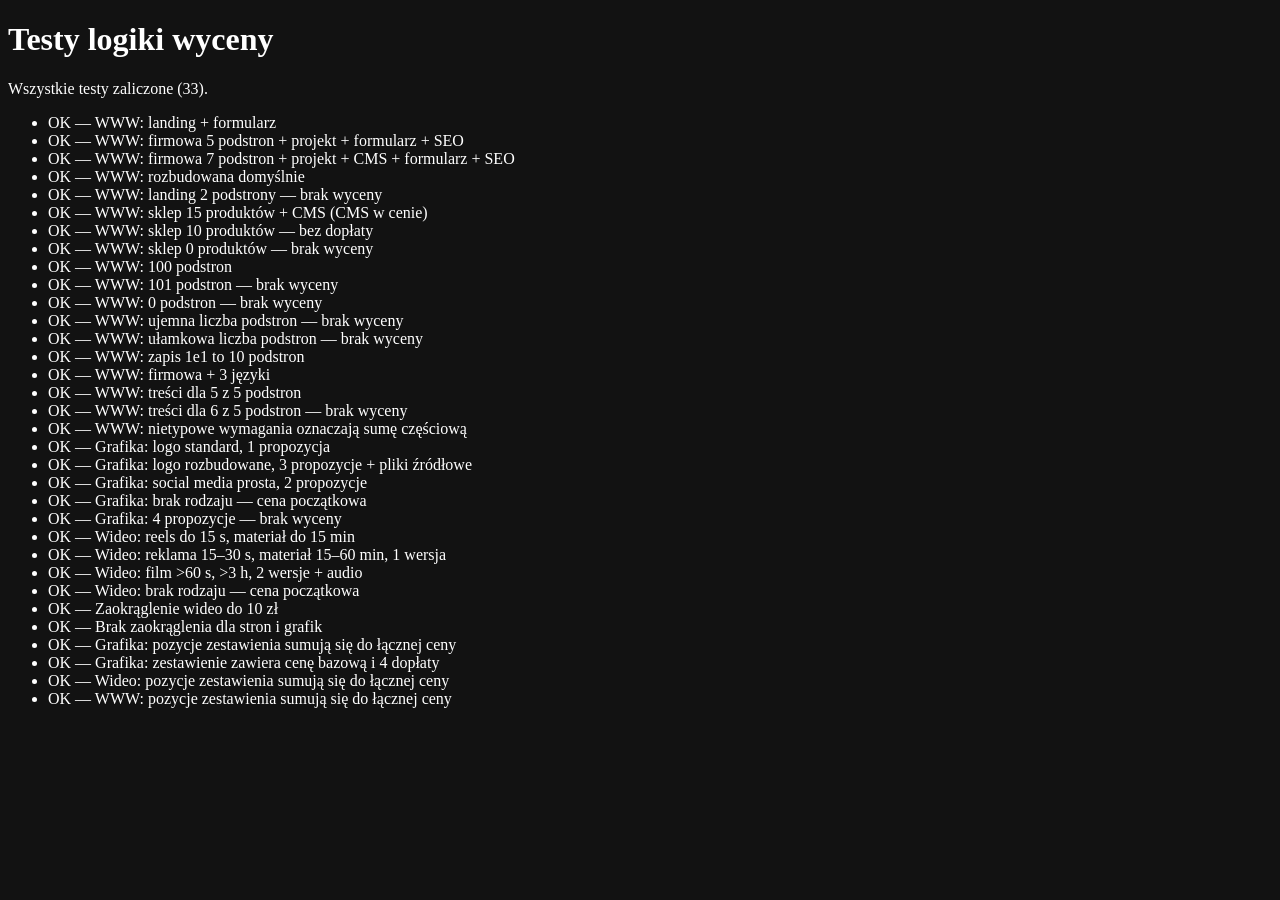
<file: wycena/testy.html>
<!DOCTYPE html>
<html lang="pl">
<head>
    <meta charset="UTF-8">
    <meta name="viewport" content="width=device-width, initial-scale=1.0">
    <meta name="robots" content="noindex, nofollow">
    <meta name="color-scheme" content="dark">
    <title>Testy logiki wyceny — ACE Studio</title>
    <script type="module" src="testy.js"></script>
</head>
<body>
    <h1>Testy logiki wyceny</h1>
    <p id="test-summary" role="status">Uruchamianie testów…</p>
    <ul id="test-results"></ul>
</body>
</html>
</file>
<file: style.css>
:root {
    color-scheme: dark;
    --color-background: #080b10;
    --color-text: #f4f7fa;
    --color-muted: #c4ccd5;
    --color-accent: #09c9ef;
    --color-border: rgba(165, 190, 207, 0.16);
    --content-width: 1280px;
}

* {
    box-sizing: border-box;
}

html {
    scroll-behavior: smooth;
}

body {
    min-width: 320px;
    margin: 0;
    background: var(--color-background);
    color: var(--color-text);
    font-family: "Segoe UI", Arial, sans-serif;
    font-size: 16px;
    font-weight: 400;
    -webkit-font-smoothing: antialiased;
}

a {
    color: inherit;
    text-decoration: none;
}

button,
a {
    -webkit-tap-highlight-color: transparent;
}

.skip-link {
    position: absolute;
    z-index: 100;
    top: 12px;
    left: 12px;
    padding: 12px 18px;
    background: var(--color-accent);
    color: #04121a;
    font-size: 15px;
    font-weight: 700;
    transform: translateY(-200%);
}

.skip-link:focus {
    transform: none;
}

main:focus {
    outline: none;
}

.site-header {
    position: absolute;
    z-index: 10;
    top: 0;
    right: 0;
    left: 0;
    background: transparent;
    transition: background-color 180ms ease, border-color 180ms ease, box-shadow 180ms ease;
}

.site-header[data-scrolled="true"] {
    position: fixed;
    border-bottom: 1px solid var(--color-border);
    background: rgba(8, 11, 16, 0.9);
    box-shadow: 0 8px 26px rgba(0, 0, 0, 0.18);
    -webkit-backdrop-filter: blur(18px);
    backdrop-filter: blur(18px);
}

.site-header::after {
    position: absolute;
    right: 0;
    bottom: -1px;
    left: 0;
    height: 1px;
    background: linear-gradient(90deg, transparent, rgba(9, 201, 239, 0.3), transparent);
    content: "";
    pointer-events: none;
    opacity: 0.65;
    transition: opacity 180ms ease;
}

.site-header[data-scrolled="true"]::after {
    opacity: 1;
}

.navbar {
    display: flex;
    width: min(100% - 64px, var(--content-width));
    min-height: 88px;
    align-items: center;
    justify-content: space-between;
    margin-inline: auto;
}

.brand {
    display: inline-flex;
    flex: 0 0 auto;
    align-items: center;
    border-radius: 2px;
}

.brand img {
    display: block;
    width: 184px;
    height: auto;
}

.primary-navigation {
    display: flex;
    align-items: center;
    gap: clamp(16px, 2vw, 32px);
}

.primary-navigation > a:not(.contact-link) {
    position: relative;
    padding-block: 10px;
    color: var(--color-muted);
    font-size: clamp(14px, 1.05vw, 17px);
    font-weight: 600;
    letter-spacing: 0.015em;
    transition: color 180ms ease;
}

.primary-navigation > a:not(.contact-link)::after {
    position: absolute;
    right: 0;
    bottom: 3px;
    left: 0;
    height: 1px;
    background: var(--color-accent);
    content: "";
    transform: scaleX(0);
    transform-origin: left;
    transition: transform 180ms ease;
}

.primary-navigation > a:not(.contact-link):hover {
    color: var(--color-text);
}

.primary-navigation > a:not(.contact-link):hover::after {
    transform: scaleX(1);
}

.contact-link {
    display: inline-flex;
    min-height: 44px;
    align-items: center;
    justify-content: center;
    gap: 12px;
    padding: 0 17px;
    border: 1px solid rgba(9, 201, 239, 0.58);
    border-radius: 3px;
    background: rgba(9, 201, 239, 0.08);
    color: var(--color-text);
    font-size: clamp(14px, 1vw, 16px);
    font-weight: 700;
    transition: border-color 180ms ease, background-color 180ms ease, box-shadow 180ms ease;
}

.contact-link:hover {
    border-color: var(--color-accent);
    background: rgba(9, 201, 239, 0.15);
    box-shadow: 0 0 22px rgba(9, 201, 239, 0.12);
}

.contact-link svg {
    width: 14px;
    height: 14px;
    color: var(--color-accent);
}

.menu-toggle {
    display: none;
}

.hero {
    position: relative;
    display: flex;
    min-height: clamp(680px, 100svh, 920px);
    align-items: center;
    overflow: hidden;
    padding: 88px max(32px, calc((100% - var(--content-width)) / 2));
    background-color: var(--color-background);
    background-image:
        linear-gradient(90deg, rgba(5, 9, 14, 0.97) 0%, rgba(5, 9, 14, 0.88) 32%, rgba(5, 9, 14, 0.47) 59%, rgba(5, 9, 14, 0.12) 100%),
        linear-gradient(0deg, rgba(5, 9, 14, 0.48), transparent 38%, rgba(5, 9, 14, 0.12)),
        url("backgroundHero.jpg");
    background-position: center, center, center 54%;
    background-repeat: no-repeat;
    background-size: cover;
}

.hero-content {
    position: relative;
    z-index: 1;
    width: min(46%, 600px);
    animation: hero-reveal 750ms ease-out both;
}

.hero-visual {
    position: absolute;
    top: 50%;
    right: max(32px, calc((100% - var(--content-width)) / 2));
    width: min(46%, 590px);
    height: min(76svh, 700px);
    margin: 0;
    overflow: hidden;
    border: 1px solid rgba(217, 238, 246, 0.5);
    border-radius: 12px;
    background: #edf5f8;
    box-shadow:
        0 28px 80px rgba(0, 0, 0, 0.42),
        0 0 48px rgba(9, 201, 239, 0.12);
    transform: translateY(-50%);
}

.hero-visual img {
    display: block;
    width: 100%;
    height: 100%;
    object-fit: cover;
    object-position: center;
}

.hero-visual-link {
    display: block;
    width: 100%;
    height: 100%;
    cursor: zoom-in;
}

.hero-visual-link:focus-visible {
    outline: 3px solid var(--color-accent);
    outline-offset: -4px;
}

.hero-eyebrow {
    display: flex;
    align-items: center;
    gap: 12px;
    margin: 0 0 26px;
    color: #d7e1e9;
    font-size: 13px;
    font-weight: 700;
    letter-spacing: 0.2em;
    text-transform: uppercase;
}

.hero-eyebrow span {
    width: 30px;
    height: 2px;
    background: var(--color-accent);
    box-shadow: 0 0 14px rgba(9, 201, 239, 0.65);
}

.hero h1 {
    max-width: 760px;
    margin: 0;
    font-size: clamp(46px, 5.2vw, 74px);
    font-weight: 750;
    letter-spacing: -0.065em;
    line-height: 1.06;
}

.hero h1 span {
    display: block;
    color: var(--color-accent);
    text-shadow: 0 0 36px rgba(9, 201, 239, 0.17);
}

.hero h1 .hero-title-line {
    color: inherit;
    text-shadow: none;
}

.hero-description {
    max-width: 540px;
    margin: 26px 0 0;
    color: #d0d7df;
    font-size: clamp(17px, 1.35vw, 20px);
    line-height: 1.75;
}

.hero-actions {
    display: flex;
    flex-wrap: wrap;
    align-items: center;
    gap: 14px;
    margin-top: 38px;
}

.hero-button {
    display: inline-flex;
    min-height: 56px;
    align-items: center;
    justify-content: center;
    gap: 14px;
    padding: 0 24px;
    border: 1px solid transparent;
    border-radius: 3px;
    font-size: 15px;
    font-weight: 700;
    transition: border-color 180ms ease, background-color 180ms ease, box-shadow 180ms ease, transform 180ms ease;
}

.hero-button:hover {
    transform: translateY(-2px);
}

.hero-button-primary {
    border-color: var(--color-accent);
    background: var(--color-accent);
    color: #041017;
    box-shadow: 0 8px 28px rgba(9, 201, 239, 0.19);
}

.hero-button-primary:hover {
    background: #42dcf6;
    box-shadow: 0 10px 34px rgba(9, 201, 239, 0.3);
}

.hero-button-primary svg {
    width: 19px;
    height: 19px;
}

.hero-button-secondary {
    border-color: rgba(235, 243, 249, 0.3);
    background: rgba(3, 5, 8, 0.88);
    color: var(--color-text);
}

.hero-button-secondary:hover {
    border-color: var(--color-text);
    background: #000;
}

.hero-scroll {
    min-height: 24px;
    position: absolute;
    right: max(32px, calc((100% - var(--content-width)) / 2));
    bottom: 36px;
    display: inline-flex;
    align-items: center;
    gap: 12px;
    color: #d0d7df;
    font-size: 13px;
    font-weight: 600;
    letter-spacing: 0.04em;
    transition: color 180ms ease;
}

.hero-scroll:hover {
    color: var(--color-accent);
}

.hero-scroll-line {
    width: 34px;
    height: 1px;
    background: var(--color-accent);
}

.services {
    --services-ink: #101923;
    --services-muted: #596672;
    --services-accent: #009fbe;
    padding: clamp(64px, 7vw, 96px) 32px clamp(68px, 7.5vw, 104px);
    background: #f3f6f7;
    color: var(--services-ink);
    scroll-margin-top: 88px;
}

.services-inner {
    width: min(100%, var(--content-width));
    margin-inline: auto;
}

.services-heading {
    margin-bottom: 36px;
}

.services-eyebrow {
    display: flex;
    align-items: center;
    gap: 12px;
    margin: 0 0 22px;
    color: var(--services-muted);
    font-size: 13px;
    font-weight: 700;
    letter-spacing: 0.14em;
    text-transform: uppercase;
}

.services-eyebrow span {
    width: 28px;
    height: 2px;
    background: var(--services-accent);
}

.services-heading-row {
    display: flex;
    align-items: end;
    justify-content: space-between;
    gap: 48px;
}

.services-heading h2 {
    margin: 0;
    font-size: clamp(42px, 5.2vw, 70px);
    font-weight: 750;
    letter-spacing: -0.06em;
    line-height: 1.06;
    text-wrap: balance;
}

.services-heading h2 span {
    color: var(--services-accent);
}

.services-intro {
    max-width: 430px;
    margin: 0 0 6px;
    color: var(--services-muted);
    font-size: 17px;
    line-height: 1.8;
}

.services-grid {
    display: grid;
    grid-template-columns: repeat(3, minmax(0, 1fr));
    gap: 22px;
}

.service-card {
    min-width: 0;
    overflow: hidden;
    border: 1px solid #e3e8eb;
    background: #fff;
    box-shadow: 0 12px 40px rgba(17, 33, 45, 0.045);
    transition: border-color 220ms ease, box-shadow 220ms ease, transform 220ms ease;
}

.service-card:hover {
    transform: translateY(-6px);
    border-color: rgba(0, 159, 190, 0.4);
    box-shadow: 0 22px 52px rgba(17, 33, 45, 0.11);
}

.service-image-wrap {
    position: relative;
    overflow: hidden;
    aspect-ratio: 1.56;
    background: #dce4e8;
}

.service-image-wrap::after {
    position: absolute;
    inset: 30% 0 0;
    background: linear-gradient(180deg, transparent, rgba(5, 11, 17, 0.58));
    content: "";
    pointer-events: none;
}

.service-image {
    display: block;
    width: 100%;
    height: 100%;
    object-fit: cover;
    transition: transform 500ms cubic-bezier(0.2, 0.65, 0.3, 1);
}

.service-card:hover .service-image {
    transform: scale(1.045);
}

.service-number,
.service-image-label {
    position: absolute;
    z-index: 1;
    bottom: 18px;
    color: #fff;
}

.service-number {
    left: 20px;
    font-size: 13px;
    font-weight: 700;
    letter-spacing: 0.12em;
}

.service-image-label {
    right: 18px;
    padding: 7px 10px;
    border: 1px solid rgba(255, 255, 255, 0.34);
    border-radius: 2px;
    background: rgba(9, 15, 20, 0.62);
    font-size: 11px;
    font-weight: 600;
    letter-spacing: 0.04em;
    -webkit-backdrop-filter: blur(8px);
    backdrop-filter: blur(8px);
}

.service-copy {
    padding: 22px 22px 21px;
}

.service-kicker {
    margin: 0 0 8px;
    color: #007a94;
    font-size: 12px;
    font-weight: 700;
    letter-spacing: 0.1em;
    text-transform: uppercase;
}

.service-copy h3 {
    margin: 0;
    font-size: clamp(21px, 1.8vw, 25px);
    font-weight: 700;
    letter-spacing: -0.035em;
    line-height: 1.2;
}

.service-copy > p:not(.service-kicker) {
    margin: 10px 0 0;
    color: var(--services-muted);
    font-size: 14px;
    line-height: 1.6;
}

.service-tags {
    display: flex;
    flex-wrap: wrap;
    gap: 8px;
    margin: 15px 0 0;
    padding: 13px 0 0;
    border-top: 1px solid #e9edef;
    list-style: none;
}

.service-tags li {
    padding: 7px 9px;
    border: 1px solid #e7ecee;
    border-radius: 2px;
    color: #42505b;
    font-size: 11px;
    font-weight: 600;
}

.service-more {
    display: inline-block;
    margin-top: 14px;
    color: #036f86;
    font-size: 14px;
    font-weight: 700;
    text-decoration: none;
    transition: color 0.2s ease, transform 0.2s ease;
}

.service-more:hover,
.service-more:focus-visible {
    color: #024a5a;
    transform: translateX(3px);
}

.about {
    --about-muted: #b6c2cc;
    --about-accent: #09c9ef;
    position: relative;
    overflow: hidden;
    padding: clamp(82px, 9.5vw, 132px) 32px clamp(84px, 9.5vw, 136px);
    background:
        radial-gradient(ellipse at 88% 8%, rgba(9, 201, 239, 0.1), transparent 34%),
        linear-gradient(145deg, #101821, #0b1016 62%, #0c131a);
    color: var(--color-text);
    scroll-margin-top: 88px;
}

.about::before {
    position: absolute;
    top: 0;
    left: max(32px, calc((100% - var(--content-width)) / 2));
    width: min(230px, 20vw);
    height: 1px;
    background: linear-gradient(90deg, var(--about-accent), transparent);
    content: "";
}

.about-inner {
    position: relative;
    width: min(100%, var(--content-width));
    margin-inline: auto;
}

.about-heading {
    max-width: 930px;
    margin-bottom: clamp(36px, 5vw, 62px);
}

.about-eyebrow {
    display: flex;
    align-items: center;
    gap: 11px;
    margin: 0 0 20px;
    color: #d3dee6;
    font-size: 12px;
    font-weight: 700;
    letter-spacing: 0.16em;
    text-transform: uppercase;
}

.about-eyebrow span {
    width: 8px;
    height: 8px;
    flex: 0 0 auto;
    border-radius: 50%;
    background: var(--about-accent);
    box-shadow: 0 0 16px rgba(9, 201, 239, 0.75);
}

.about-heading h2 {
    margin: 0;
    font-size: clamp(40px, 5.2vw, 68px);
    font-weight: 750;
    letter-spacing: -0.065em;
    line-height: 1.06;
    text-wrap: balance;
}

.about-heading h2 span,
.about-vision-heading h3 span,
.about-cta-copy h3 span {
    color: var(--about-accent);
}

.about-story-grid {
    display: grid;
    grid-template-columns: minmax(0, 1.65fr) minmax(260px, 0.72fr);
    grid-template-rows: auto auto;
    align-items: stretch;
    column-gap: clamp(32px, 7vw, 96px);
    row-gap: 24px;
}

.about-story-grid > .about-heading {
    grid-column: 1;
    grid-row: 1;
    margin-bottom: 0;
}

.about-story {
    grid-column: 1;
    grid-row: 2;
    max-width: 760px;
}

.about-story p,
.about-vision-copy p {
    margin: 0 0 18px;
    color: var(--about-muted);
    font-size: 16px;
    line-height: 1.85;
}

.about-story p:last-child,
.about-vision-copy p:last-child {
    margin-bottom: 0;
}

.about-story .about-lead {
    color: #f0f5f8;
    font-size: clamp(18px, 1.8vw, 21px);
    line-height: 1.75;
}

.about-story strong,
.about-vision-copy strong {
    color: #edf5f8;
    font-weight: 700;
}

.about-profile {
    position: relative;
    display: flex;
    grid-column: 2;
    grid-row: 1 / span 2;
    align-self: stretch;
    min-height: 0;
    flex-direction: column;
    overflow: hidden;
    padding: 18px 22px;
    border: 1px solid rgba(9, 201, 239, 0.24);
    border-radius: 4px;
    background:
        radial-gradient(ellipse at 100% 0%, rgba(9, 201, 239, 0.13), transparent 58%),
        linear-gradient(145deg, rgba(255, 255, 255, 0.045), rgba(255, 255, 255, 0.012)),
        #0c131a;
    box-shadow: 0 24px 64px rgba(0, 0, 0, 0.18);
}

.about-profile::after {
    position: absolute;
    right: -78px;
    bottom: -96px;
    width: 240px;
    aspect-ratio: 1;
    border: 1px solid rgba(9, 201, 239, 0.14);
    border-radius: 50%;
    box-shadow: 0 0 0 24px rgba(9, 201, 239, 0.025), 0 0 0 52px rgba(9, 201, 239, 0.018);
    content: "";
    pointer-events: none;
}

.about-profile-index {
    color: #9cabb7;
    font-size: 11px;
    font-weight: 700;
    letter-spacing: 0.15em;
}

.about-profile-label {
    margin: 14px 0 12px;
    color: #f2f7fa;
    font-size: clamp(22px, 2.3vw, 28px);
    font-weight: 700;
    letter-spacing: -0.05em;
    line-height: 1.1;
}

.about-profile-label span {
    color: var(--about-accent);
}

.about-profile-facts {
    position: relative;
    z-index: 1;
    display: grid;
    flex: 1;
    grid-template-rows: repeat(3, minmax(0, 1fr));
    gap: 0;
    margin-top: 20px;
}

.about-profile-facts > div {
    display: grid;
    grid-template-columns: max-content minmax(0, 1fr);
    align-items: center;
    gap: 10px;
    padding: 9px 0;
    border-top: 1px solid rgba(176, 202, 217, 0.14);
}

.about-profile-facts strong {
    color: #f4f8fa;
    font-size: 16px;
    font-weight: 750;
    letter-spacing: -0.035em;
}

.about-profile-facts strong span {
    color: var(--about-accent);
}

.about-profile-facts > div > span {
    color: #afbdc8;
    font-size: 11px;
    line-height: 1.4;
}

.about-vision {
    display: grid;
    grid-template-columns: minmax(240px, 0.82fr) minmax(0, 1.4fr);
    gap: clamp(32px, 7vw, 96px);
    margin-top: clamp(36px, 4vw, 58px);
    padding-top: clamp(24px, 3vw, 38px);
    border-top: 1px solid rgba(176, 202, 217, 0.16);
}

.about-vision-copy p {
    margin-bottom: 12px;
}

.about-vision-heading .about-eyebrow {
    margin-bottom: 22px;
}

.about-vision-heading h3 {
    max-width: 440px;
    margin: 0;
    font-size: clamp(30px, 3.6vw, 46px);
    font-weight: 750;
    letter-spacing: -0.06em;
    line-height: 1.1;
    text-wrap: balance;
}

.about-vision-copy {
    max-width: 760px;
}

.about-cta {
    display: grid;
    grid-template-columns: minmax(0, 0.8fr) minmax(0, 1.2fr);
    align-items: center;
    gap: clamp(30px, 6vw, 78px);
    margin-top: clamp(54px, 7vw, 88px);
    padding: clamp(26px, 4vw, 42px);
    border: 1px solid rgba(9, 201, 239, 0.22);
    border-radius: 4px;
    background:
        radial-gradient(ellipse at 0% 100%, rgba(9, 201, 239, 0.09), transparent 48%),
        rgba(255, 255, 255, 0.025);
}

.about-cta-quote {
    margin: 0;
    color: #edf5f8;
    font-size: clamp(18px, 2vw, 23px);
    font-weight: 650;
    letter-spacing: -0.025em;
    line-height: 1.6;
}

.about-cta-copy h3 {
    margin: 0;
    font-size: clamp(25px, 3vw, 36px);
    font-weight: 750;
    letter-spacing: -0.055em;
    line-height: 1.14;
    text-wrap: balance;
}

.about-cta-copy > p {
    max-width: 650px;
    margin: 14px 0 0;
    color: var(--about-muted);
    font-size: 15px;
    line-height: 1.75;
}

.about-cta-link {
    display: inline-flex;
    min-height: 48px;
    align-items: center;
    gap: 10px;
    margin-top: 17px;
    color: var(--about-accent);
    font-size: 14px;
    font-weight: 700;
    transition: color 180ms ease;
}

.about-cta-link:hover {
    color: #7beaff;
}

.about-cta-link svg {
    width: 18px;
    height: 18px;
    transition: transform 180ms ease;
}

.about-cta-link:hover svg {
    transform: translateX(3px);
}

.reasons {
    --reasons-ink: #101923;
    --reasons-muted: #4d5b68;
    --reasons-accent: #09c9ef;
    position: relative;
    overflow: hidden;
    padding: clamp(64px, 7vw, 92px) 32px clamp(68px, 7.5vw, 100px);
    background:
        radial-gradient(ellipse at 84% 12%, rgba(9, 201, 239, 0.055), transparent 35%),
        #ffffff;
    color: var(--reasons-ink);
    scroll-margin-top: 88px;
}

.reasons::before {
    position: absolute;
    top: 0;
    left: max(32px, calc((100% - var(--content-width)) / 2));
    width: min(230px, 20vw);
    height: 1px;
    background: linear-gradient(90deg, var(--reasons-accent), transparent);
    content: "";
}

.reasons-inner {
    position: relative;
    width: min(100%, var(--content-width));
    margin-inline: auto;
}

.reasons-heading {
    margin-bottom: clamp(26px, 3vw, 38px);
}

.reasons-eyebrow {
    display: flex;
    align-items: center;
    gap: 11px;
    margin: 0 0 25px;
    color: #596672;
    font-size: 12px;
    font-weight: 700;
    letter-spacing: 0.17em;
    text-transform: uppercase;
}

.reasons-eyebrow span {
    width: 8px;
    height: 8px;
    border-radius: 50%;
    background: #09c9ef;
    box-shadow: 0 0 14px rgba(9, 201, 239, 0.55);
}

.reasons-heading-row {
    display: flex;
    align-items: center;
    justify-content: space-between;
    gap: clamp(32px, 7vw, 100px);
}

.reasons-heading h2 {
    max-width: 760px;
    margin: 0;
    font-size: clamp(46px, 5vw, 68px);
    font-weight: 750;
    letter-spacing: -0.07em;
    line-height: 0.99;
    text-wrap: balance;
}

.reasons-heading h2 span {
    color: transparent;
    background: linear-gradient(100deg, #09c9ef 0%, #00a8cb 100%);
    background-clip: text;
    -webkit-background-clip: text;
}

.reasons-intro {
    max-width: 360px;
    flex: 0 0 29%;
    margin: 0;
    color: var(--reasons-muted);
    font-size: 16px;
    line-height: 1.85;
}

.reasons-grid {
    display: grid;
    grid-template-columns: repeat(12, minmax(0, 1fr));
    gap: 16px;
}

.reason-card {
    position: relative;
    min-width: 0;
    min-height: 220px;
    overflow: hidden;
    padding: clamp(24px, 3vw, 34px);
    border: 1px solid #dbe5ec;
    border-radius: 5px;
    background:
        radial-gradient(ellipse at 100% 0%, rgba(9, 201, 239, 0.06), transparent 55%),
        #f5f8fa;
    box-shadow: 0 14px 40px rgba(16, 25, 35, 0.06);
    transition: border-color 220ms ease, box-shadow 220ms ease, transform 220ms ease;
}

.reason-card:hover {
    border-color: rgba(0, 159, 190, 0.4);
    box-shadow: 0 22px 52px rgba(16, 25, 35, 0.11);
    transform: translateY(-5px);
}

.reason-card:nth-child(1),
.reason-card:nth-child(4) {
    grid-column: span 7;
}

.reason-card:nth-child(2),
.reason-card:nth-child(3) {
    grid-column: span 5;
}

.reason-card-top {
    position: absolute;
    right: 20px;
    bottom: 10px;
    display: flex;
    justify-content: center;
    opacity: 0.14;
    pointer-events: none;
}

.reason-icon {
    display: grid;
    width: 112px;
    height: 112px;
    place-items: center;
    color: var(--reasons-accent);
}

.reason-icon svg {
    width: 100%;
    height: 100%;
}

.reason-number {
    color: #101923;
    font-size: inherit;
    font-weight: 700;
    letter-spacing: inherit;
}

.reason-card-content {
    position: relative;
    z-index: 1;
    min-width: 0;
}

.reason-card h3 {
    margin: 0;
    font-size: clamp(21px, 2vw, 27px);
    font-weight: 700;
    letter-spacing: -0.035em;
    line-height: 1.2;
}

.reason-card-content > p {
    max-width: 510px;
    margin: 12px 0 0;
    color: var(--reasons-muted);
    font-size: 15px;
    line-height: 1.7;
}

.reveal-card {
    opacity: 0;
    transform: translateY(22px);
    transition:
        opacity 600ms ease,
        border-color 220ms ease,
        box-shadow 220ms ease,
        background-color 220ms ease,
        transform 600ms cubic-bezier(0.2, 0.65, 0.3, 1);
}

.reveal-card.is-visible {
    opacity: 1;
    transform: translateY(0);
}

.reason-card.reveal-card.is-visible:hover {
    transform: translateY(-5px);
}

.services-grid .reveal-card:nth-child(2),
.reasons-grid .reveal-card:nth-child(2) {
    transition-delay: 100ms;
}

.services-grid .reveal-card:nth-child(3),
.reasons-grid .reveal-card:nth-child(3) {
    transition-delay: 200ms;
}

.reasons-grid .reveal-card:nth-child(4) {
    transition-delay: 300ms;
}

.process {
    position: relative;
    overflow: hidden;
    padding: clamp(64px, 7vw, 92px) 32px clamp(68px, 7.5vw, 100px);
    background:
        radial-gradient(ellipse at 12% 0%, rgba(9, 201, 239, 0.09), transparent 40%),
        #0b1016;
    border-top: 1px solid var(--color-border);
    scroll-margin-top: 88px;
}

.process-inner {
    width: min(100%, var(--content-width));
    margin-inline: auto;
}

.process-heading {
    margin-bottom: clamp(30px, 3.5vw, 44px);
}

.process-eyebrow {
    display: flex;
    align-items: center;
    gap: 11px;
    margin: 0 0 20px;
    color: #d3dee6;
    font-size: 12px;
    font-weight: 700;
    letter-spacing: 0.17em;
    text-transform: uppercase;
}

.process-eyebrow span {
    width: 8px;
    height: 8px;
    border-radius: 50%;
    background: var(--color-accent);
    box-shadow: 0 0 16px rgba(9, 201, 239, 0.8);
}

.process-heading-row {
    display: flex;
    align-items: center;
    justify-content: space-between;
    gap: clamp(32px, 7vw, 100px);
}

.process-heading h2 {
    margin: 0;
    font-size: clamp(46px, 5vw, 68px);
    font-weight: 750;
    letter-spacing: -0.07em;
    line-height: 0.99;
}

.process-heading h2 span {
    color: var(--color-accent);
}

.process-intro {
    max-width: 380px;
    flex: 0 0 30%;
    margin: 0;
    color: #aab8c4;
    font-size: 16px;
    line-height: 1.85;
}

.process-steps {
    position: relative;
    display: grid;
    grid-template-columns: repeat(5, minmax(0, 1fr));
    gap: 20px;
    margin: 0;
    padding: 0;
    list-style: none;
}

.process-steps::before {
    position: absolute;
    top: 25px;
    right: 10%;
    left: 4%;
    height: 1px;
    background: linear-gradient(90deg, var(--color-accent), rgba(9, 201, 239, 0.12));
    content: "";
}

.process-step {
    position: relative;
    min-width: 0;
}

.process-step-number {
    position: relative;
    display: grid;
    width: 50px;
    height: 50px;
    margin-bottom: 20px;
    place-items: center;
    border: 1px solid rgba(9, 201, 239, 0.55);
    border-radius: 50%;
    background: #0b1016;
    color: var(--color-accent);
    font-size: 14px;
    font-weight: 750;
    letter-spacing: 0.04em;
    box-shadow: 0 0 22px rgba(9, 201, 239, 0.16);
    transition: background-color 220ms ease, color 220ms ease, box-shadow 220ms ease;
}

.process-step:hover .process-step-number {
    background: var(--color-accent);
    color: #04161b;
    box-shadow: 0 0 30px rgba(9, 201, 239, 0.4);
}

.process-step h3 {
    margin: 0 0 8px;
    font-size: 21px;
    font-weight: 700;
    letter-spacing: -0.02em;
    line-height: 1.2;
}

.process-step p {
    margin: 0;
    color: #aab8c4;
    font-size: 15px;
    line-height: 1.65;
}

.process-cta {
    display: flex;
    flex-wrap: wrap;
    align-items: center;
    gap: 14px 28px;
    margin-top: clamp(30px, 4vw, 48px);
}

.process-cta-link {
    min-height: 52px;
    display: inline-flex;
    align-items: center;
    gap: 12px;
    padding: 0 26px;
    border: 1px solid var(--color-accent);
    background: var(--color-accent);
    color: #04161b;
    font-size: 15px;
    font-weight: 750;
    text-decoration: none;
    transition: background-color 220ms ease, box-shadow 220ms ease, transform 220ms ease;
}

.process-cta-link:hover {
    background: #42dcf6;
    box-shadow: 0 0 28px rgba(9, 201, 239, 0.35);
    transform: translateY(-2px);
}

.process-cta-link svg {
    width: 18px;
    height: 18px;
}

.process-cta-secondary {
    color: var(--color-text);
    font-size: 15px;
    font-weight: 650;
    text-decoration: underline;
    text-decoration-color: rgba(9, 201, 239, 0.6);
    text-underline-offset: 6px;
}

.process-cta-secondary:hover {
    color: var(--color-accent);
}

.process-step.reveal-card:nth-child(2) { transition-delay: 90ms; }
.process-step.reveal-card:nth-child(3) { transition-delay: 180ms; }
.process-step.reveal-card:nth-child(4) { transition-delay: 270ms; }
.process-step.reveal-card:nth-child(5) { transition-delay: 360ms; }

@media (max-width: 1100px) and (min-width: 761px) {
    .process-steps {
        grid-template-columns: repeat(3, minmax(0, 1fr));
        row-gap: 30px;
    }

    .process-steps::before {
        display: none;
    }
}

@media (max-width: 760px) {
    .process {
        padding: 58px 20px 66px;
    }

    .process-heading-row {
        align-items: flex-start;
        flex-direction: column;
        gap: 12px;
    }

    .process-heading h2 {
        font-size: clamp(40px, 10vw, 60px);
    }

    .process-intro {
        max-width: 560px;
        flex-basis: auto;
        line-height: 1.7;
    }

    .process-steps {
        grid-template-columns: 1fr;
        gap: 0;
    }

    .process-steps::before {
        top: 25px;
        right: auto;
        bottom: 40px;
        left: 25px;
        width: 1px;
        height: auto;
        background: linear-gradient(180deg, var(--color-accent), rgba(9, 201, 239, 0.12));
    }

    .process-step {
        padding: 0 0 24px 64px;
    }

    .process-step:last-child {
        padding-bottom: 0;
    }

    .process-step-number {
        position: absolute;
        top: 0;
        left: 0;
        margin: 0;
    }

    .process-step h3 {
        padding-top: 10px;
        font-size: 20px;
    }

    .process-cta-link {
        width: 100%;
        justify-content: center;
    }
}

.portfolio {
    --portfolio-ink: #101923;
    --portfolio-muted: #596672;
    --portfolio-accent: #008eaa;
    padding: clamp(82px, 9vw, 124px) 32px clamp(86px, 9vw, 132px);
    background:
        radial-gradient(ellipse at 92% 6%, rgba(9, 201, 239, 0.075), transparent 34%),
        #f3f6f7;
    color: var(--portfolio-ink);
    scroll-margin-top: 88px;
}

.portfolio-inner {
    width: min(100%, var(--content-width));
    margin-inline: auto;
}

.portfolio-heading {
    margin-bottom: clamp(36px, 5vw, 58px);
}

.portfolio-eyebrow {
    display: flex;
    align-items: center;
    gap: 11px;
    margin: 0 0 22px;
    color: var(--portfolio-muted);
    font-size: 12px;
    font-weight: 700;
    letter-spacing: 0.15em;
    text-transform: uppercase;
}

.portfolio-eyebrow span {
    width: 8px;
    height: 8px;
    border-radius: 50%;
    background: var(--portfolio-accent);
    box-shadow: 0 0 14px rgba(0, 142, 170, 0.45);
}

.portfolio-heading-row {
    display: flex;
    align-items: end;
    justify-content: space-between;
    gap: 48px;
}

.portfolio-heading h2 {
    margin: 0;
    font-size: clamp(42px, 5vw, 68px);
    font-weight: 750;
    letter-spacing: -0.065em;
    line-height: 1.02;
    text-wrap: balance;
}

.portfolio-heading h2 span {
    color: var(--portfolio-accent);
}

.portfolio-intro {
    max-width: 430px;
    margin: 0 0 5px;
    color: var(--portfolio-muted);
    font-size: 16px;
    line-height: 1.8;
}

.portfolio-project {
    display: grid;
    grid-template-columns: minmax(0, 1.35fr) minmax(320px, 0.8fr);
    align-items: stretch;
    overflow: hidden;
    border: 1px solid #e0e6e9;
    border-radius: 5px;
    background: #fff;
    box-shadow: 0 28px 80px rgba(19, 37, 49, 0.09);
}

.portfolio-browser {
    min-width: 0;
    align-self: center;
    overflow: hidden;
    margin: clamp(18px, 2.4vw, 32px);
    border: 1px solid #dfe5e8;
    border-radius: 5px;
    background: #0c1118;
    box-shadow: 0 18px 45px rgba(14, 26, 34, 0.16);
}

.portfolio-browser-bar {
    display: flex;
    height: 44px;
    align-items: center;
    gap: 7px;
    padding: 0 13px;
    border-bottom: 1px solid rgba(208, 221, 229, 0.12);
    background: #111820;
}

.portfolio-browser-dot {
    width: 8px;
    height: 8px;
    flex: 0 0 auto;
    border-radius: 50%;
    background: #53606a;
}

.portfolio-browser-dot:first-child {
    background: #fb7469;
}

.portfolio-browser-dot:nth-child(2) {
    background: #f1c15e;
}

.portfolio-browser-dot:nth-child(3) {
    background: #54c888;
}

.portfolio-browser-address {
    width: min(65%, 350px);
    margin-inline: auto;
    overflow: hidden;
    padding: 6px 12px;
    border: 1px solid rgba(208, 221, 229, 0.1);
    border-radius: 3px;
    background: rgba(255, 255, 255, 0.045);
    color: #b7c2cb;
    font-size: 11px;
    text-align: center;
    text-overflow: ellipsis;
    white-space: nowrap;
}

.portfolio-browser-open {
    display: grid;
    width: 28px;
    height: 28px;
    flex: 0 0 auto;
    place-items: center;
    color: #8d9ba6;
}

.portfolio-browser-open svg {
    width: 15px;
    height: 15px;
}

.portfolio-preview {
    position: relative;
    height: clamp(340px, 37vw, 470px);
    overflow: hidden;
    background: #e7ecee;
}

.portfolio-preview iframe {
    display: block;
    width: 100%;
    height: 100%;
    border: 0;
    background: #f3f6f7;
    pointer-events: none;
}

.portfolio-preview-link {
    position: absolute;
    inset: 0;
    display: flex;
    align-items: flex-end;
    justify-content: center;
    padding: 24px;
    background: linear-gradient(180deg, transparent 54%, rgba(5, 12, 17, 0.62));
}

.portfolio-preview-cta {
    display: inline-flex;
    min-height: 44px;
    align-items: center;
    gap: 10px;
    padding: 0 16px;
    border: 1px solid rgba(255, 255, 255, 0.52);
    border-radius: 3px;
    background: rgba(7, 14, 19, 0.74);
    color: #fff;
    font-size: 13px;
    font-weight: 700;
    opacity: 0;
    transform: translateY(8px);
    transition: opacity 180ms ease, transform 180ms ease, border-color 180ms ease;
}

.portfolio-preview-link:hover .portfolio-preview-cta,
.portfolio-preview-link:focus-visible .portfolio-preview-cta {
    border-color: var(--color-accent);
    opacity: 1;
    transform: translateY(0);
}

.portfolio-preview-cta svg {
    width: 15px;
    height: 15px;
    color: var(--color-accent);
}

.portfolio-project-info {
    display: flex;
    flex-direction: column;
    align-items: flex-start;
    padding: clamp(30px, 4vw, 54px) clamp(26px, 3.5vw, 48px);
}

.portfolio-project-meta {
    display: flex;
    flex-wrap: wrap;
    gap: 8px;
}

.portfolio-project-meta span {
    padding: 7px 9px;
    border: 1px solid #e2e8eb;
    border-radius: 2px;
    color: #52616c;
    font-size: 10px;
    font-weight: 700;
    letter-spacing: 0.04em;
    text-transform: uppercase;
}

.portfolio-project-info h3 {
    margin: 26px 0 0;
    font-size: clamp(28px, 3vw, 38px);
    font-weight: 750;
    letter-spacing: -0.055em;
    line-height: 1.08;
}

.portfolio-project-description {
    margin: 15px 0 0;
    color: var(--portfolio-muted);
    font-size: 15px;
    line-height: 1.75;
}

.portfolio-features {
    display: grid;
    gap: 15px;
    margin: 25px 0 0;
    padding: 0;
    list-style: none;
}

.portfolio-features li {
    display: flex;
    align-items: flex-start;
    gap: 11px;
    color: #34434e;
    font-size: 14px;
    font-weight: 600;
    line-height: 1.55;
}

.portfolio-features svg {
    width: 19px;
    height: 19px;
    flex: 0 0 auto;
    margin-top: 1px;
    color: var(--portfolio-accent);
}

.portfolio-project-link {
    display: inline-flex;
    min-height: 48px;
    align-items: center;
    gap: 10px;
    margin-top: auto;
    padding-top: 30px;
    color: #007f99;
    font-size: 14px;
    font-weight: 700;
    transition: color 180ms ease;
}

.portfolio-project-link:hover {
    color: #00596c;
}

.portfolio-project-link svg {
    width: 18px;
    height: 18px;
    transition: transform 180ms ease;
}

.portfolio-project-link:hover svg {
    transform: translate(2px, -2px);
}

.portfolio-note {
    margin: 23px 0 0;
    color: var(--portfolio-muted);
    font-size: 13px;
    font-style: italic;
    text-align: right;
}

.quote-promo {
    position: relative;
    overflow: hidden;
    padding: clamp(56px, 6vw, 80px) 32px;
    background:
        radial-gradient(ellipse at 86% 50%, rgba(9, 201, 239, 0.13), transparent 34%),
        linear-gradient(135deg, #0d141c, #080b10 65%);
    color: var(--color-text);
}

.quote-promo::after {
    position: absolute;
    top: 50%;
    right: max(32px, calc((100% - var(--content-width)) / 2));
    width: clamp(180px, 24vw, 330px);
    aspect-ratio: 1;
    border: 1px solid rgba(9, 201, 239, 0.11);
    border-radius: 50%;
    box-shadow: 0 0 0 28px rgba(9, 201, 239, 0.025), 0 0 0 58px rgba(9, 201, 239, 0.018);
    content: "";
    pointer-events: none;
    transform: translate(22%, -50%);
}

.quote-promo-inner {
    position: relative;
    z-index: 1;
    display: flex;
    width: min(100%, var(--content-width));
    align-items: center;
    justify-content: space-between;
    gap: clamp(36px, 7vw, 96px);
    margin-inline: auto;
}

.quote-promo-copy {
    max-width: 760px;
}

.quote-promo-eyebrow {
    display: flex;
    align-items: center;
    gap: 11px;
    margin: 0 0 16px;
    color: #c4d2dc;
    font-size: 12px;
    font-weight: 700;
    letter-spacing: 0.15em;
    text-transform: uppercase;
}

.quote-promo-eyebrow span {
    width: 8px;
    height: 8px;
    border-radius: 50%;
    background: var(--color-accent);
    box-shadow: 0 0 14px rgba(9, 201, 239, 0.65);
}

.quote-promo h2 {
    margin: 0;
    font-size: clamp(36px, 4.5vw, 60px);
    font-weight: 750;
    letter-spacing: -0.06em;
    line-height: 1.08;
    text-wrap: balance;
}

.quote-promo h2 span {
    color: var(--color-accent);
}

.quote-promo-description {
    max-width: 620px;
    margin: 14px 0 0;
    color: #c4ccd5;
    font-size: 16px;
    line-height: 1.75;
}

.quote-promo-note {
    max-width: 620px;
    margin: 8px 0 0;
    color: #91a0ad;
    font-size: 13px;
    line-height: 1.65;
}

.quote-promo-action {
    display: flex;
    min-width: 255px;
    flex-direction: column;
    align-items: flex-start;
    gap: 12px;
}

.quote-promo-step {
    display: inline-flex;
    align-items: center;
    gap: 10px;
    color: #c4ccd5;
    font-size: 13px;
    font-weight: 600;
}

.quote-promo-step span {
    color: var(--color-accent);
    font-size: 12px;
    font-weight: 800;
    letter-spacing: 0.1em;
}

.quote-promo-button {
    display: inline-flex;
    min-height: 56px;
    align-items: center;
    justify-content: center;
    gap: 13px;
    padding: 0 21px;
    border: 1px solid var(--color-accent);
    border-radius: 3px;
    background: var(--color-accent);
    color: #041017;
    font-size: 15px;
    font-weight: 750;
    transition: background-color 180ms ease, box-shadow 180ms ease, transform 180ms ease;
}

.quote-promo-button:hover {
    background: #42dcf6;
    box-shadow: 0 10px 34px rgba(9, 201, 239, 0.22);
    transform: translateY(-2px);
}

.quote-promo-button svg {
    width: 19px;
    height: 19px;
    transition: transform 180ms ease;
}

.quote-promo-button:hover svg {
    transform: translateX(3px);
}

.quote-promo-caption {
    color: #aab8c4;
    font-size: 12px;
    line-height: 1.5;
}

.faq-promo {
    --faq-ink: #101923;
    --faq-muted: #596672;
    --faq-accent: #009fbe;
    padding: clamp(68px, 8vw, 104px) 32px;
    background:
        radial-gradient(ellipse at 8% 100%, rgba(0, 159, 190, 0.07), transparent 34%),
        #f3f6f7;
    color: var(--faq-ink);
}

.faq-promo-inner {
    display: flex;
    width: min(100%, var(--content-width));
    align-items: center;
    justify-content: space-between;
    gap: 48px;
    margin-inline: auto;
}

.faq-promo-copy {
    max-width: 760px;
}

.faq-promo-eyebrow {
    display: flex;
    align-items: center;
    gap: 10px;
    margin: 0 0 17px;
    color: var(--faq-muted);
    font-size: 12px;
    font-weight: 750;
    letter-spacing: 0.15em;
    text-transform: uppercase;
}

.faq-promo-eyebrow span {
    width: 8px;
    height: 8px;
    border-radius: 50%;
    background: var(--faq-accent);
    box-shadow: 0 0 12px rgba(0, 159, 190, 0.38);
}

.faq-promo h2 {
    margin: 0;
    font-size: clamp(34px, 4vw, 54px);
    font-weight: 750;
    letter-spacing: -0.06em;
    line-height: 1.08;
    text-wrap: balance;
}

.faq-promo h2 span {
    color: var(--faq-accent);
}

.faq-promo-description {
    max-width: 630px;
    margin: 16px 0 0;
    color: var(--faq-muted);
    font-size: 15px;
    line-height: 1.75;
}

.faq-promo-topics {
    display: flex;
    flex-wrap: wrap;
    gap: 9px;
    margin: 22px 0 0;
    padding: 0;
    list-style: none;
}

.faq-promo-topics li {
    padding: 7px 11px;
    border: 1px solid rgba(16, 25, 35, 0.12);
    border-radius: 2px;
    color: #34424e;
    font-size: 12px;
    font-weight: 600;
}

.faq-promo-button {
    display: inline-flex;
    min-width: 200px;
    min-height: 56px;
    flex: 0 0 auto;
    align-items: center;
    justify-content: center;
    gap: 12px;
    padding: 0 20px;
    border: 1px solid #101923;
    border-radius: 3px;
    background: #101923;
    color: #f4f7fa;
    font-size: 14px;
    font-weight: 700;
    transition: border-color 180ms ease, background-color 180ms ease, box-shadow 180ms ease, transform 180ms ease;
}

.faq-promo-button:hover {
    border-color: var(--faq-accent);
    background: #172633;
    box-shadow: 0 9px 26px rgba(16, 25, 35, 0.15);
    transform: translateY(-2px);
}

.faq-promo-button svg {
    width: 18px;
    height: 18px;
    color: #42dcf6;
    transition: transform 180ms ease;
}

.faq-promo-button:hover svg {
    transform: translateX(3px);
}

.contact-section {
    --contact-ink: #101923;
    --contact-muted: #596672;
    --contact-accent: #009fbe;
    padding: clamp(76px, 9vw, 118px) 32px;
    background:
        radial-gradient(ellipse at 92% 10%, rgba(9, 201, 239, 0.075), transparent 34%),
        #f3f6f7;
    color: var(--contact-ink);
    scroll-margin-top: 88px;
}

.contact-inner {
    width: min(100%, var(--content-width));
    margin-inline: auto;
}

.contact-heading {
    margin-bottom: 42px;
}

.contact-eyebrow {
    display: flex;
    align-items: center;
    gap: 10px;
    margin: 0 0 19px;
    color: var(--contact-muted);
    font-size: 12px;
    font-weight: 750;
    letter-spacing: 0.14em;
    text-transform: uppercase;
}

.contact-eyebrow span {
    width: 25px;
    height: 2px;
    background: var(--contact-accent);
}

.contact-heading-row {
    display: flex;
    align-items: end;
    justify-content: space-between;
    gap: 42px;
}

.contact-heading h2 {
    margin: 0;
    font-size: clamp(40px, 5vw, 66px);
    font-weight: 750;
    letter-spacing: -0.06em;
    line-height: 1.06;
    text-wrap: balance;
}

.contact-heading h2 span {
    color: var(--contact-accent);
}

.contact-intro {
    max-width: 430px;
    margin: 0 0 6px;
    color: var(--contact-muted);
    font-size: 16px;
    line-height: 1.8;
}

.contact-grid {
    display: grid;
    grid-template-columns: repeat(4, minmax(0, 1fr));
    gap: 14px;
}

.contact-card {
    display: flex;
    min-width: 0;
    min-height: 230px;
    flex-direction: column;
    align-items: flex-start;
    padding: 23px 21px;
    border: 1px solid #e1e7ea;
    background: rgba(255, 255, 255, 0.82);
    box-shadow: 0 12px 36px rgba(17, 33, 45, 0.04);
    transition: border-color 180ms ease, box-shadow 180ms ease, transform 180ms ease;
}

.contact-card:hover {
    transform: translateY(-4px);
    border-color: rgba(0, 159, 190, 0.38);
    box-shadow: 0 18px 40px rgba(17, 33, 45, 0.09);
}

.contact-card-icon {
    display: grid;
    width: 46px;
    height: 46px;
    place-items: center;
    border: 1px solid rgba(0, 159, 190, 0.24);
    background: rgba(0, 159, 190, 0.055);
    color: var(--contact-accent);
}

.contact-card-icon svg {
    width: 27px;
    height: 27px;
}

.contact-card-label {
    margin: 20px 0 7px;
    color: var(--contact-muted);
    font-size: 12px;
    font-weight: 650;
}

.contact-card-value {
    display: block;
    max-width: 100%;
    margin: 0;
    color: var(--contact-ink);
    font-size: clamp(18px, 1.8vw, 23px);
    font-weight: 750;
    letter-spacing: -0.035em;
    line-height: 1.35;
    overflow-wrap: anywhere;
}

a.contact-card-value {
    text-decoration: underline;
    text-decoration-color: rgba(0, 159, 190, 0.35);
    text-underline-offset: 4px;
    transition: color 160ms ease, text-decoration-color 160ms ease;
}

a.contact-card-value:hover {
    color: #007f99;
    text-decoration-color: currentColor;
}

.contact-card-value.contact-email {
    font-size: clamp(15px, 1.5vw, 19px);
    letter-spacing: -0.025em;
}

.contact-card-note {
    margin: auto 0 0;
    padding-top: 12px;
    color: #5a6872;
    font-size: 12px;
    line-height: 1.5;
}

.contact-social-list {
    display: flex;
    flex-wrap: wrap;
    gap: 9px;
    margin: 8px 0 0;
    padding: 0;
    list-style: none;
}

.contact-social-list li {
    display: grid;
    width: 38px;
    height: 38px;
    place-items: center;
    border: 1px solid rgba(16, 25, 35, 0.12);
    color: #34424e;
    transition: border-color 180ms ease, color 180ms ease, background-color 180ms ease;
}

.contact-social-list li:hover {
    border-color: rgba(0, 159, 190, 0.45);
    background: rgba(0, 159, 190, 0.055);
    color: var(--contact-accent);
}

.contact-social-list svg {
    width: 21px;
    height: 21px;
}

@keyframes hero-reveal {
    from {
        opacity: 0;
        transform: translateY(14px);
    }

    to {
        opacity: 1;
        transform: translateY(0);
    }
}

:focus-visible {
    outline: 2px solid var(--color-accent);
    outline-offset: 4px;
}

@media (max-width: 760px) {
    .navbar {
        width: min(100% - 40px, var(--content-width));
        min-height: 72px;
    }

    .brand img {
        width: 156px;
    }

    .menu-toggle {
        display: flex;
        width: 44px;
        height: 44px;
        flex-direction: column;
        align-items: center;
        justify-content: center;
        gap: 6px;
        border: 1px solid var(--color-border);
        border-radius: 3px;
        background: transparent;
        color: var(--color-text);
        cursor: pointer;
    }

    .menu-toggle span {
        width: 18px;
        height: 1px;
        background: currentColor;
        transition: transform 180ms ease;
    }

    .site-header[data-menu-open="true"] .menu-toggle span:first-child {
        transform: translateY(3.5px) rotate(45deg);
    }

    .site-header[data-menu-open="true"] .menu-toggle span:last-child {
        transform: translateY(-3.5px) rotate(-45deg);
    }

    .primary-navigation {
        position: absolute;
        top: 100%;
        right: 0;
        left: 0;
        display: none;
        align-items: stretch;
        gap: 0;
        padding: 12px 20px 20px;
        border-bottom: 1px solid var(--color-border);
        background: rgba(8, 11, 16, 0.98);
        box-shadow: 0 18px 30px rgba(0, 0, 0, 0.28);
    }

    .site-header[data-menu-open="true"] .primary-navigation {
        display: flex;
        flex-direction: column;
    }

    .primary-navigation > a:not(.contact-link) {
        padding-block: 15px;
        border-bottom: 1px solid rgba(165, 190, 207, 0.1);
        color: var(--color-text);
        font-size: 16px;
    }

    .primary-navigation > a:not(.contact-link)::after {
        display: none;
    }

    .contact-link {
        margin-top: 16px;
    }

    .hero {
        flex-direction: column;
        min-height: clamp(630px, 100svh, 860px);
        align-items: flex-start;
        padding: clamp(94px, 17vh, 150px) 20px 100px;
        background-image:
            linear-gradient(90deg, rgba(5, 9, 14, 0.88), rgba(5, 9, 14, 0.52)),
            linear-gradient(0deg, rgba(5, 9, 14, 0.83), rgba(5, 9, 14, 0.12) 75%),
            url("backgroundHero.jpg");
        background-position: center, center, 61% center;
    }

    .hero-content {
        width: 100%;
        max-width: 580px;
    }

    .hero-visual {
        position: relative;
        top: auto;
        right: auto;
        width: min(100%, 580px);
        height: auto;
        margin: 28px auto 0;
        transform: none;
    }

    .hero-visual img {
        height: auto;
        aspect-ratio: 16 / 9;
    }

    .hero-eyebrow {
        margin-bottom: 22px;
        font-size: 11px;
        letter-spacing: 0.16em;
    }

    .hero h1 {
        font-size: clamp(34px, 8.8vw, 60px);
    }

    .hero-description {
        max-width: 480px;
        margin-top: 22px;
        font-size: 17px;
        line-height: 1.65;
    }

    .hero-actions {
        gap: 12px;
        margin-top: 30px;
    }

    .hero-button {
        min-height: 52px;
        padding-inline: 18px;
        font-size: 14px;
    }

    .hero-scroll {
        right: 20px;
        bottom: 26px;
        left: 20px;
        font-size: 12px;
    }

    .services {
        padding: 58px 20px 64px;
        scroll-margin-top: 72px;
    }

    .about {
        padding: 78px 20px 84px;
        scroll-margin-top: 72px;
    }

    .reasons {
        padding: 58px 20px 64px;
        scroll-margin-top: 72px;
    }

    .portfolio {
        padding: 78px 20px 88px;
        scroll-margin-top: 72px;
    }

    .quote-promo {
        padding: 52px 20px 56px;
    }

    .services-heading {
        margin-bottom: 26px;
    }

    .services-eyebrow {
        margin-bottom: 17px;
        font-size: 11px;
        letter-spacing: 0.1em;
    }

    .services-heading-row {
        align-items: flex-start;
        flex-direction: column;
        gap: 16px;
    }

    .services-heading h2 {
        font-size: clamp(38px, 9.5vw, 56px);
    }

    .services-intro {
        max-width: 560px;
        font-size: 16px;
        line-height: 1.7;
    }

    .services-grid {
        grid-template-columns: 1fr;
        gap: 18px;
    }

    .service-image-wrap {
        aspect-ratio: 1.6;
    }

    .service-copy {
        padding: 21px 20px 20px;
    }

    .service-copy h3 {
        font-size: 23px;
    }

    .about-heading {
        margin-bottom: 30px;
    }

    .about-eyebrow {
        margin-bottom: 17px;
        font-size: 11px;
        letter-spacing: 0.1em;
    }

    .about-heading h2 {
        font-size: clamp(36px, 9.5vw, 54px);
    }

    .about-story-grid,
    .about-vision,
    .about-cta {
        grid-template-columns: 1fr;
        gap: 27px;
    }

    .about-story-grid > .about-heading,
    .about-story,
    .about-profile {
        grid-column: auto;
        grid-row: auto;
    }

    .about-story-grid > .about-heading {
        margin-bottom: 0;
    }

    .about-story p,
    .about-vision-copy p {
        font-size: 15px;
        line-height: 1.75;
    }

    .about-story .about-lead {
        font-size: 18px;
    }

    .about-profile {
        min-height: auto;
        padding: 24px 22px;
    }

    .about-profile-label {
        margin: 28px 0 22px;
        font-size: 28px;
    }

    .about-profile-facts {
        grid-template-columns: repeat(2, minmax(0, 1fr));
        grid-template-rows: none;
        column-gap: 18px;
        flex: initial;
        margin-top: 0;
    }

    .about-profile-facts > div {
        grid-template-columns: 1fr;
        align-content: start;
    }

    .about-vision {
        margin-top: 36px;
        padding-top: 24px;
    }

    .about-vision-heading h3 {
        font-size: clamp(30px, 8vw, 42px);
    }

    .about-cta {
        margin-top: 46px;
        padding: 24px 22px;
    }

    .about-cta-copy h3 {
        font-size: clamp(26px, 7vw, 34px);
    }

    .reasons-heading {
        margin-bottom: 30px;
    }

    .reasons-eyebrow {
        margin-bottom: 17px;
        font-size: 11px;
        letter-spacing: 0.1em;
    }

    .reasons-heading-row {
        align-items: flex-start;
        flex-direction: column;
        gap: 16px;
    }

    .reasons-heading h2 {
        font-size: clamp(40px, 10vw, 60px);
    }

    .reasons-intro {
        max-width: 560px;
        flex-basis: auto;
        font-size: 16px;
        line-height: 1.7;
    }

    .reasons-grid {
        grid-template-columns: 1fr;
        gap: 14px;
    }

    .reason-card:nth-child(n) {
        grid-column: 1;
        min-height: 0;
        padding: 22px;
    }

    .reason-card-top {
        right: 12px;
        bottom: 8px;
    }

    .reason-icon {
        width: 84px;
        height: 84px;
    }

    .reason-card h3 {
        font-size: 21px;
    }

    .reason-card-content > p {
        font-size: 15px;
    }

    .portfolio-heading {
        margin-bottom: 30px;
    }

    .portfolio-heading-row {
        align-items: flex-start;
        flex-direction: column;
        gap: 16px;
    }

    .portfolio-heading h2 {
        font-size: clamp(40px, 10vw, 58px);
    }

    .portfolio-intro {
        font-size: 16px;
        line-height: 1.7;
    }

    .portfolio-project {
        grid-template-columns: 1fr;
    }

    .portfolio-browser {
        margin: 15px 15px 0;
    }

    .portfolio-browser-bar {
        height: 40px;
    }

    .portfolio-preview {
        height: clamp(250px, 70vw, 380px);
    }

    .portfolio-preview-link {
        padding: 16px;
    }

    .portfolio-preview-cta {
        opacity: 1;
        transform: none;
    }

    .portfolio-project-info {
        min-height: 0;
        padding: 27px 22px 24px;
    }

    .portfolio-project-info h3 {
        margin-top: 21px;
        font-size: 30px;
    }

    .portfolio-project-link {
        margin-top: 8px;
        padding-top: 22px;
    }

    .portfolio-note {
        text-align: left;
    }

    .quote-promo-inner {
        align-items: flex-start;
        flex-direction: column;
        gap: 22px;
    }

    .quote-promo h2 {
        font-size: clamp(36px, 9.5vw, 54px);
    }

    .quote-promo-description {
        font-size: 15px;
    }

    .quote-promo-action {
        min-width: 0;
        gap: 13px;
    }

    .quote-promo-button {
        min-height: 54px;
        padding-inline: 17px;
        font-size: 14px;
    }

    .quote-promo::after {
        top: 35%;
        right: 0;
        width: 210px;
        transform: translate(45%, -50%);
    }

    .faq-promo-inner {
        align-items: flex-start;
        flex-direction: column;
        gap: 27px;
    }

    .faq-promo h2 {
        font-size: clamp(34px, 9vw, 48px);
    }

    .faq-promo-description {
        font-size: 14px;
    }

    .faq-promo-button {
        width: 100%;
    }

    .contact-section {
        padding: 62px 20px 70px;
        scroll-margin-top: 72px;
    }

    .contact-heading {
        margin-bottom: 28px;
    }

    .contact-heading-row {
        align-items: flex-start;
        flex-direction: column;
        gap: 15px;
    }

    .contact-heading h2 {
        font-size: clamp(39px, 10vw, 54px);
    }

    .contact-intro {
        font-size: 14px;
        line-height: 1.7;
    }

    .contact-grid {
        grid-template-columns: repeat(2, minmax(0, 1fr));
        gap: 10px;
    }

    .contact-card {
        min-height: 205px;
        padding: 17px 15px;
    }

    .contact-card-icon {
        width: 40px;
        height: 40px;
    }

    .contact-card-icon svg {
        width: 23px;
        height: 23px;
    }

    .contact-card-label {
        margin-top: 16px;
        font-size: 11px;
    }

    .contact-card-value {
        font-size: clamp(16px, 4.5vw, 20px);
    }

    .contact-card-value.contact-email {
        font-size: clamp(13px, 3.6vw, 16px);
        letter-spacing: -0.035em;
    }

    .contact-social-list {
        gap: 7px;
    }

    .contact-social-list li {
        width: 35px;
        height: 35px;
    }
}

@media (min-width: 761px) and (max-width: 980px) {
    .services-grid {
        grid-template-columns: repeat(2, minmax(0, 1fr));
    }

    .services-grid .service-card:last-child {
        grid-column: 1 / -1;
    }

    .reasons-grid {
        grid-template-columns: repeat(2, minmax(0, 1fr));
    }

    .reason-card:nth-child(n) {
        grid-column: auto;
        min-height: 210px;
        padding: 23px;
    }
}

@media (prefers-reduced-motion: reduce) {
    html {
        scroll-behavior: auto;
    }

    *,
    *::before,
    *::after {
        transition-duration: 0.01ms !important;
    }

    .hero-content {
        animation: none;
    }

    .service-card,
    .reveal-card,
    .service-image {
        transition-duration: 0.01ms !important;
    }

    .reveal-card {
        opacity: 1;
        transform: none;
    }
}

.site-footer {
    position: relative;
    overflow: hidden;
    padding: clamp(58px, 7vw, 88px) 32px 0;
    border-top: 1px solid rgba(9, 201, 239, 0.28);
    background:
        radial-gradient(ellipse at 6% 0%, rgba(9, 201, 239, 0.09), transparent 38%),
        #06080c;
    color: var(--color-muted);
}

.site-footer::before {
    position: absolute;
    top: -1px;
    left: max(32px, calc((100% - var(--content-width)) / 2));
    width: 120px;
    height: 1px;
    background: var(--color-accent);
    box-shadow: 0 0 16px rgba(9, 201, 239, 0.7);
    content: "";
}

.footer-inner {
    width: min(100%, var(--content-width));
    margin-inline: auto;
}

.footer-main {
    display: grid;
    grid-template-columns: minmax(0, 1.6fr) repeat(3, minmax(0, 1fr));
    gap: clamp(32px, 5vw, 72px);
    padding-bottom: clamp(40px, 5vw, 60px);
}

.footer-brand img {
    display: block;
    width: 168px;
    height: auto;
}

.footer-tagline {
    margin: 22px 0 0;
    color: var(--color-text);
    font-size: clamp(20px, 2vw, 25px);
    font-weight: 700;
    letter-spacing: -0.04em;
    line-height: 1.25;
}

.footer-tagline span {
    color: var(--color-accent);
}

.footer-description {
    max-width: 380px;
    margin: 14px 0 0;
    font-size: 14px;
    line-height: 1.75;
}

.footer-column h2 {
    margin: 0 0 20px;
    color: var(--color-text);
    font-size: 12px;
    font-weight: 750;
    letter-spacing: 0.14em;
    text-transform: uppercase;
}

.footer-list {
    display: grid;
    gap: 4px;
    margin: 0;
    padding: 0;
    list-style: none;
    font-size: 14px;
}

.footer-list a,
.footer-list span {
    display: inline-block;
    min-height: 24px;
    padding: 5px 0;
    line-height: 1.5;
}

.footer-list a {
    position: relative;
    transition: color 160ms ease, transform 160ms ease;
}

.footer-list a:hover {
    color: var(--color-accent);
    transform: translateX(4px);
}

.footer-list .footer-list-label {
    display: block;
    padding: 0;
    color: #8996a3;
    font-size: 11px;
}

.footer-social {
    display: flex;
    gap: 9px;
    margin: 20px 0 0;
    padding: 0;
    list-style: none;
}

.footer-social li {
    display: grid;
    width: 38px;
    height: 38px;
    place-items: center;
    border: 1px solid var(--color-border);
    color: var(--color-muted);
    transition: border-color 180ms ease, color 180ms ease, background-color 180ms ease;
}

.footer-social li:hover {
    border-color: rgba(9, 201, 239, 0.5);
    background: rgba(9, 201, 239, 0.07);
    color: var(--color-accent);
}

.footer-social svg {
    width: 20px;
    height: 20px;
}

.footer-bottom {
    display: flex;
    align-items: center;
    justify-content: space-between;
    flex-wrap: wrap;
    gap: 10px 24px;
    padding: 22px 0 26px;
    border-top: 1px solid var(--color-border);
    color: #8996a3;
    font-size: 12px;
}

.footer-bottom p {
    margin: 0;
}

.footer-bottom a {
    display: inline-block;
    padding: 4px 0;
    color: var(--color-muted);
    transition: color 160ms ease;
}

.footer-bottom a:hover {
    color: var(--color-accent);
}

@media (max-width: 980px) {
    .footer-main {
        grid-template-columns: repeat(3, minmax(0, 1fr));
    }

    .footer-brand {
        grid-column: 1 / -1;
    }
}

@media (max-width: 620px) {
    .site-footer {
        padding-inline: 20px;
    }

    .site-footer::before {
        left: 20px;
    }

    .footer-main {
        grid-template-columns: repeat(2, minmax(0, 1fr));
        gap: 32px 20px;
    }

    .footer-column-contact {
        grid-column: 1 / -1;
    }

    .footer-brand img {
        width: 150px;
    }

    .footer-bottom {
        align-items: flex-start;
        flex-direction: column;
    }
}
</file>
<file: faq/faq.css>
.faq-hero {
    position: relative;
    overflow: hidden;
    padding: 116px 32px 32px;
    background:
        radial-gradient(ellipse at 86% 37%, rgba(9, 201, 239, 0.12), transparent 34%),
        linear-gradient(140deg, #0d141c, #080b10 65%);
}

.faq-hero::after {
    position: absolute;
    top: 50%;
    right: max(32px, calc((100% - var(--content-width)) / 2));
    width: clamp(210px, 26vw, 350px);
    aspect-ratio: 1;
    border: 1px solid rgba(9, 201, 239, 0.1);
    border-radius: 50%;
    box-shadow: 0 0 0 30px rgba(9, 201, 239, 0.025), 0 0 0 62px rgba(9, 201, 239, 0.016);
    content: "";
    pointer-events: none;
    transform: translate(22%, -37%);
}

.faq-hero-inner,
.faq-content-inner,
.faq-next-inner {
    width: min(100%, var(--content-width));
    margin-inline: auto;
}

.faq-hero-inner {
    position: relative;
    z-index: 1;
}

.faq-breadcrumbs {
    display: flex;
    align-items: center;
    gap: 10px;
    color: #8d9ba7;
    font-size: 12px;
}

.faq-breadcrumbs a {
    display: inline-flex;
    align-items: center;
    min-height: 24px;
    transition: color 160ms ease;
}

.faq-breadcrumbs a:hover {
    color: #42dcf6;
}

.faq-breadcrumbs span[aria-current="page"] {
    color: #d3dee6;
}

.faq-hero-layout {
    display: flex;
    align-items: end;
    justify-content: space-between;
    gap: 48px;
    padding-block: clamp(54px, 7vw, 92px) 57px;
}

.faq-hero-copy {
    max-width: 820px;
}

.faq-eyebrow {
    display: flex;
    align-items: center;
    gap: 11px;
    margin: 0 0 18px;
    color: #b6c4ce;
    font-size: 11px;
    font-weight: 700;
    letter-spacing: 0.16em;
    text-transform: uppercase;
}

.faq-eyebrow > span {
    width: 7px;
    height: 7px;
    flex: 0 0 auto;
    border-radius: 50%;
    background: #09c9ef;
    box-shadow: 0 0 13px rgba(9, 201, 239, 0.75);
}

.faq-hero h1 {
    margin: 0;
    color: #f4f7fa;
    font-size: clamp(42px, 5.4vw, 70px);
    font-weight: 750;
    letter-spacing: -0.065em;
    line-height: 1.04;
    text-wrap: balance;
}

.faq-hero h1 span,
.faq-next h2 span {
    color: #09c9ef;
}

.faq-hero-description {
    max-width: 650px;
    margin: 18px 0 0;
    color: #b7c3cd;
    font-size: 16px;
    line-height: 1.75;
}

.faq-hero-contact {
    display: flex;
    min-width: 275px;
    align-items: center;
    gap: 14px;
    padding: 17px;
    border: 1px solid rgba(176, 202, 217, 0.17);
    background: rgba(8, 15, 21, 0.55);
    transition: border-color 180ms ease, background-color 180ms ease, transform 180ms ease;
}

.faq-hero-contact:hover {
    transform: translateY(-2px);
    border-color: rgba(9, 201, 239, 0.55);
    background: rgba(9, 201, 239, 0.06);
}

.faq-contact-icon {
    display: grid;
    width: 42px;
    height: 42px;
    flex: 0 0 auto;
    place-items: center;
    border: 1px solid rgba(9, 201, 239, 0.28);
    color: #42dcf6;
}

.faq-contact-icon svg {
    width: 24px;
    height: 24px;
}

.faq-hero-contact-copy {
    display: grid;
    min-width: 0;
    gap: 5px;
}

.faq-hero-contact-label {
    color: #9eacb8;
    font-size: 11px;
}

.faq-hero-contact-address {
    color: #f4f7fa;
    font-size: 13px;
    font-weight: 700;
    overflow-wrap: anywhere;
}

.faq-contact-arrow {
    width: 17px;
    height: 17px;
    flex: 0 0 auto;
    margin-left: auto;
    color: #09c9ef;
}

.faq-topic-nav {
    display: flex;
    flex-wrap: wrap;
    gap: 8px;
    padding-top: 20px;
    border-top: 1px solid rgba(176, 202, 217, 0.13);
}

.faq-topic-nav a {
    display: inline-flex;
    min-height: 38px;
    align-items: center;
    padding: 0 14px;
    border: 1px solid rgba(176, 202, 217, 0.16);
    color: #c4d2dc;
    font-size: 12px;
    font-weight: 600;
    transition: border-color 160ms ease, background-color 160ms ease, color 160ms ease;
}

.faq-topic-nav a:hover {
    border-color: rgba(9, 201, 239, 0.56);
    background: rgba(9, 201, 239, 0.07);
    color: #fff;
}

.faq-content {
    padding: clamp(54px, 7vw, 88px) 32px clamp(68px, 8vw, 104px);
    background: #f3f6f7;
    color: #101923;
}

.faq-content-inner {
    display: grid;
    gap: 56px;
}

.faq-group {
    display: grid;
    grid-template-columns: minmax(210px, 0.72fr) minmax(0, 1.5fr);
    align-items: start;
    gap: clamp(26px, 5vw, 72px);
    scroll-margin-top: 28px;
}

.faq-group-heading {
    display: flex;
    align-items: flex-start;
    gap: 16px;
    padding-top: 9px;
}

.faq-group-number {
    color: #007a94;
    font-size: 12px;
    font-weight: 800;
    letter-spacing: 0.12em;
}

.faq-group-kicker {
    margin: 0 0 9px;
    color: #64727d;
    font-size: 11px;
    font-weight: 700;
    letter-spacing: 0.12em;
    text-transform: uppercase;
}

.faq-group h2 {
    margin: 0;
    color: #101923;
    font-size: clamp(23px, 2.8vw, 32px);
    font-weight: 750;
    letter-spacing: -0.045em;
    line-height: 1.15;
    text-wrap: balance;
}

.faq-list {
    display: grid;
    border-top: 1px solid #dce3e7;
}

.faq-item {
    border-bottom: 1px solid #dce3e7;
}

.faq-item summary {
    position: relative;
    display: flex;
    min-height: 67px;
    align-items: center;
    justify-content: space-between;
    gap: 22px;
    padding: 17px 3px;
    color: #17232d;
    font-size: 15px;
    font-weight: 700;
    line-height: 1.5;
    list-style: none;
    cursor: pointer;
}

.faq-item summary::-webkit-details-marker {
    display: none;
}

.faq-item summary::after {
    width: 22px;
    height: 22px;
    flex: 0 0 auto;
    border: 1px solid rgba(0, 159, 190, 0.32);
    border-radius: 50%;
    background:
        linear-gradient(#0086a1, #0086a1) center / 8px 1.5px no-repeat,
        linear-gradient(#0086a1, #0086a1) center / 1.5px 8px no-repeat;
    content: "";
    transition: background-size 160ms ease, background-color 160ms ease, transform 160ms ease;
}

.faq-item[open] summary::after {
    background-color: rgba(0, 159, 190, 0.08);
    background-size: 8px 1.5px, 0 8px;
    transform: rotate(180deg);
}

.faq-item summary:hover {
    color: #007f99;
}

.faq-item summary:focus-visible,
.faq-topic-nav a:focus-visible,
.faq-hero-contact:focus-visible,
.faq-inline-cta:focus-visible,
.faq-next-button:focus-visible {
    outline: 2px solid #009fbe;
    outline-offset: 4px;
}

.faq-answer {
    max-width: 760px;
    padding: 0 44px 20px 3px;
    color: #52616d;
    font-size: 14px;
    line-height: 1.8;
}

.faq-answer p {
    margin: 0;
}

.faq-answer p + p {
    margin-top: 10px;
}

.faq-answer a:not(.faq-inline-cta) {
    color: #007f99;
    font-weight: 650;
    text-decoration: underline;
    text-decoration-color: rgba(0, 127, 153, 0.35);
    text-underline-offset: 3px;
}

.faq-inline-cta {
    display: inline-flex;
    min-height: 42px;
    align-items: center;
    gap: 9px;
    margin-top: 14px;
    padding: 0 13px;
    border: 1px solid rgba(0, 127, 153, 0.35);
    color: #006f86;
    font-size: 12px;
    font-weight: 700;
    transition: border-color 160ms ease, background-color 160ms ease;
}

.faq-inline-cta:hover {
    border-color: #009fbe;
    background: rgba(0, 159, 190, 0.06);
}

.faq-inline-cta svg {
    width: 16px;
    height: 16px;
}

.faq-next-step {
    position: relative;
    overflow: hidden;
    padding: clamp(62px, 7vw, 90px) 32px;
    background:
        radial-gradient(ellipse at 85% 50%, rgba(9, 201, 239, 0.12), transparent 35%),
        linear-gradient(135deg, #0d141c, #080b10 65%);
    color: #f4f7fa;
}

.faq-next-step::after {
    position: absolute;
    top: 50%;
    right: max(32px, calc((100% - var(--content-width)) / 2));
    width: clamp(170px, 22vw, 290px);
    aspect-ratio: 1;
    border: 1px solid rgba(9, 201, 239, 0.1);
    border-radius: 50%;
    box-shadow: 0 0 0 28px rgba(9, 201, 239, 0.022), 0 0 0 56px rgba(9, 201, 239, 0.015);
    content: "";
    pointer-events: none;
    transform: translate(25%, -50%);
}

.faq-next-inner {
    position: relative;
    z-index: 1;
    display: flex;
    align-items: center;
    justify-content: space-between;
    gap: 36px;
}

.faq-next .faq-eyebrow {
    margin-bottom: 15px;
}

.faq-next h2 {
    margin: 0;
    font-size: clamp(34px, 4vw, 52px);
    font-weight: 750;
    letter-spacing: -0.06em;
    line-height: 1.08;
}

.faq-next-inner > div > p:last-child {
    max-width: 560px;
    margin: 15px 0 0;
    color: #aebbc6;
    font-size: 14px;
    line-height: 1.7;
}

.faq-next-button {
    display: inline-flex;
    min-height: 54px;
    flex: 0 0 auto;
    align-items: center;
    justify-content: center;
    gap: 12px;
    padding: 0 19px;
    border: 1px solid #09c9ef;
    background: #09c9ef;
    color: #041017;
    font-size: 14px;
    font-weight: 750;
    transition: background-color 180ms ease, box-shadow 180ms ease, transform 180ms ease;
}

.faq-next-button:hover {
    background: #42dcf6;
    box-shadow: 0 9px 28px rgba(9, 201, 239, 0.2);
    transform: translateY(-2px);
}

.faq-next-button svg {
    width: 18px;
    height: 18px;
    transition: transform 180ms ease;
}

.faq-next-button:hover svg {
    transform: translateX(3px);
}

@media (max-width: 900px) {
    .faq-hero-layout {
        align-items: flex-start;
        flex-direction: column;
        gap: 28px;
    }

    .faq-group {
        grid-template-columns: minmax(170px, 0.65fr) minmax(0, 1.35fr);
        gap: 28px;
    }
}

@media (max-width: 760px) {
    .faq-hero {
        padding: 96px 20px 23px;
    }

    .faq-hero::after {
        top: 32%;
        right: 0;
        width: 190px;
        transform: translate(42%, -35%);
    }

    .faq-hero-layout {
        gap: 25px;
        padding-block: 51px 36px;
    }

    .faq-hero h1 {
        font-size: clamp(39px, 10vw, 56px);
    }

    .faq-hero-description {
        margin-top: 14px;
        font-size: 14px;
        line-height: 1.7;
    }

    .faq-hero-contact {
        width: 100%;
        min-width: 0;
    }

    .faq-topic-nav {
        gap: 7px;
        padding-top: 16px;
    }

    .faq-topic-nav a {
        min-height: 35px;
        padding-inline: 10px;
        font-size: 11px;
    }

    .faq-content {
        padding: 49px 20px 66px;
    }

    .faq-content-inner {
        gap: 43px;
    }

    .faq-group {
        grid-template-columns: 1fr;
        gap: 12px;
        scroll-margin-top: 18px;
    }

    .faq-group-heading {
        gap: 12px;
        padding-top: 0;
    }

    .faq-group h2 {
        font-size: 27px;
    }

    .faq-item summary {
        min-height: 62px;
        gap: 14px;
        padding-block: 14px;
        font-size: 14px;
    }

    .faq-answer {
        padding: 0 31px 18px 3px;
        font-size: 13px;
        line-height: 1.75;
    }

    .faq-next-step {
        padding: 56px 20px;
    }

    .faq-next-inner {
        align-items: flex-start;
        flex-direction: column;
        gap: 25px;
    }

    .faq-next h2 {
        font-size: clamp(34px, 9vw, 48px);
    }

    .faq-next-button {
        width: 100%;
    }
}

@media (prefers-reduced-motion: reduce) {
    .faq-hero-contact,
    .faq-topic-nav a,
    .faq-item summary::after,
    .faq-next-button,
    .faq-next-button svg,
    .faq-inline-cta {
        transition-duration: 0.01ms !important;
    }
}
</file>
<file: usluga.css>
/* Elementy podstron usług. Układ, hero, nagłówki grup, FAQ i pasek końcowy pochodzą z faq/faq.css. */

.svc-cards {
    display: grid;
    grid-template-columns: repeat(2, minmax(0, 1fr));
    gap: 14px;
    margin: 0;
    padding: 0;
    list-style: none;
}

.svc-card {
    position: relative;
    padding: 22px 22px 24px;
    border: 1px solid #dce3e7;
    background: #ffffff;
    box-shadow: 0 14px 34px rgba(16, 25, 35, 0.045);
    transition: border-color 180ms ease, transform 180ms ease, box-shadow 180ms ease;
}

.svc-card::before {
    content: "";
    position: absolute;
    top: 0;
    left: 0;
    width: 34px;
    height: 2px;
    background: #09c9ef;
}

.svc-card:hover {
    transform: translateY(-2px);
    border-color: rgba(0, 124, 150, 0.45);
    box-shadow: 0 18px 40px rgba(16, 25, 35, 0.08);
}

.svc-card h3 {
    margin: 0 0 8px;
    color: #101923;
    font-size: 17px;
    font-weight: 800;
    line-height: 1.3;
}

.svc-card p {
    margin: 0;
    color: #4d5b68;
    font-size: 14.5px;
    line-height: 1.7;
}

.svc-text {
    display: grid;
    gap: 14px;
    color: #354350;
    font-size: 15.5px;
    line-height: 1.8;
}

.svc-text p {
    margin: 0;
}

.svc-text a,
.svc-note a {
    color: #007f99;
    font-weight: 650;
    text-decoration: underline;
    text-decoration-color: rgba(0, 127, 153, 0.35);
    text-underline-offset: 3px;
}

.svc-text a:hover,
.svc-note a:hover {
    text-decoration-color: currentColor;
}

.svc-checklist {
    display: grid;
    gap: 12px;
    margin: 0;
    padding: 0;
    list-style: none;
}

.svc-checklist li {
    position: relative;
    padding-left: 26px;
    color: #354350;
    font-size: 15px;
    line-height: 1.65;
}

.svc-checklist li::before {
    content: "";
    position: absolute;
    top: 0.62em;
    left: 2px;
    width: 8px;
    height: 8px;
    border-radius: 50%;
    background: #09c9ef;
    box-shadow: 0 0 0 4px rgba(9, 201, 239, 0.16);
}

.svc-checklist strong {
    color: #101923;
}

.svc-prices {
    margin: 0;
    padding: 0;
    border: 1px solid #dce3e7;
    background: #ffffff;
    list-style: none;
}

.svc-prices li {
    display: flex;
    align-items: baseline;
    justify-content: space-between;
    gap: 18px;
    padding: 16px 20px;
}

.svc-prices li + li {
    border-top: 1px solid #e7edf0;
}

.svc-prices-name {
    display: grid;
    gap: 2px;
    color: #101923;
    font-size: 15px;
    font-weight: 750;
}

.svc-prices-name small {
    color: #5d6b78;
    font-size: 13px;
    font-weight: 500;
    line-height: 1.5;
}

.svc-prices-value {
    flex: none;
    color: #006a80;
    font-size: 15px;
    font-weight: 800;
    white-space: nowrap;
}

.svc-note {
    margin: 14px 0 0;
    color: #5d6b78;
    font-size: 13px;
    line-height: 1.65;
}

.svc-related {
    display: flex;
    flex-wrap: wrap;
    gap: 10px;
    margin: 0;
    padding: 0;
    list-style: none;
}

.svc-related a {
    display: inline-flex;
    min-height: 44px;
    align-items: center;
    padding: 0 18px;
    border: 1px solid #cfdae0;
    background: #ffffff;
    color: #17232d;
    font-size: 14px;
    font-weight: 700;
    transition: border-color 180ms ease, color 180ms ease, transform 180ms ease;
}

.svc-related a:hover {
    transform: translateY(-1px);
    border-color: #007c96;
    color: #006a80;
}

.svc-related a:focus-visible,
.svc-text a:focus-visible,
.svc-note a:focus-visible {
    outline: 2px solid #007c96;
    outline-offset: 3px;
}

@media (max-width: 760px) {
    .svc-cards {
        grid-template-columns: 1fr;
    }

    .svc-prices li {
        flex-direction: column;
        gap: 4px;
    }
}

@media (prefers-reduced-motion: reduce) {
    .svc-card,
    .svc-related a {
        transition: none;
    }

    .svc-card:hover,
    .svc-related a:hover {
        transform: none;
    }
}
</file>
<file: wycena/wycena.css>
.quote-main {
    min-height: 100vh;
    background: #080b10;
}

.quote-picker {
    position: relative;
    display: flex;
    min-height: 100vh;
    align-items: center;
    overflow: hidden;
    padding: 132px 32px 132px;
    background:
        radial-gradient(ellipse at 82% 43%, rgba(9, 201, 239, 0.1), transparent 35%),
        radial-gradient(ellipse at 4% 92%, rgba(9, 201, 239, 0.055), transparent 34%),
        linear-gradient(140deg, #090d13, #080b10 54%, #0a1118);
}

.quote-picker::before {
    position: absolute;
    top: 0;
    right: max(32px, calc((100% - 1280px) / 2));
    width: min(220px, 18vw);
    height: 1px;
    background: linear-gradient(90deg, transparent, rgba(9, 201, 239, 0.55));
    content: "";
}

.quote-content {
    position: relative;
    width: min(100%, 1120px);
    margin-inline: auto;
    animation: quote-reveal 600ms ease-out both;
}

.quote-back-link {
    display: inline-flex;
    min-height: 36px;
    align-items: center;
    gap: 7px;
    color: #b7c3cd;
    font-size: 13px;
    font-weight: 600;
    transition: color 180ms ease;
}

.quote-back-link:hover {
    color: #fff;
}

.quote-back-link svg {
    width: 17px;
    height: 17px;
    color: #09c9ef;
}

.quote-step {
    margin-top: 37px;
}

.quote-step-heading {
    display: flex;
    align-items: baseline;
    gap: 12px;
    margin-bottom: 12px;
}

.quote-step-label {
    color: #09c9ef;
    font-size: 11px;
    font-weight: 800;
    letter-spacing: 0.14em;
    text-transform: uppercase;
}

.quote-step-title {
    color: #e6edf2;
    font-size: 13px;
    font-weight: 600;
}

.quote-step-track {
    height: 3px;
    overflow: hidden;
    border-radius: 4px;
    background: rgba(192, 211, 224, 0.12);
}

.quote-step-track span {
    display: block;
    width: 25%;
    height: 100%;
    border-radius: inherit;
    background: linear-gradient(90deg, #08aeca, #39dff7);
    box-shadow: 0 0 16px rgba(9, 201, 239, 0.35);
}

.quote-heading {
    margin-top: 46px;
}

.quote-eyebrow {
    display: flex;
    align-items: center;
    gap: 11px;
    margin: 0 0 17px;
    color: #b6c4ce;
    font-size: 11px;
    font-weight: 700;
    letter-spacing: 0.16em;
    text-transform: uppercase;
}

.quote-eyebrow span {
    width: 7px;
    height: 7px;
    border-radius: 50%;
    background: #09c9ef;
    box-shadow: 0 0 13px rgba(9, 201, 239, 0.75);
}

.quote-heading :is(h1, h2) {
    margin: 0;
    color: #f4f7fa;
    font-size: clamp(42px, 5.6vw, 68px);
    font-weight: 750;
    letter-spacing: -0.065em;
    line-height: 1.02;
    text-wrap: balance;
}

.quote-heading :is(h1, h2)[tabindex="-1"],
.quote-service-card {
    scroll-margin-top: 100px;
}

.quote-heading :is(h1, h2) span {
    color: #09c9ef;
}

.quote-intro {
    max-width: 610px;
    margin: 16px 0 0;
    color: #b7c3cd;
    font-size: 16px;
    line-height: 1.75;
}

.quote-options {
    display: grid;
    grid-template-columns: repeat(3, minmax(0, 1fr));
    gap: 15px;
    margin: 34px 0 0;
    padding: 0;
    border: 0;
}

.quote-options legend {
    position: absolute;
    width: 1px;
    height: 1px;
    overflow: hidden;
    clip: rect(0, 0, 0, 0);
    white-space: nowrap;
    clip-path: inset(50%);
}

.quote-service-card {
    position: relative;
    display: flex;
    min-width: 0;
    min-height: 190px;
    align-items: flex-start;
    gap: 18px;
    overflow: hidden;
    padding: 24px 21px;
    border: 1px solid rgba(176, 202, 217, 0.15);
    border-radius: 5px;
    background:
        radial-gradient(ellipse at 100% 0%, rgba(9, 201, 239, 0.07), transparent 50%),
        linear-gradient(145deg, rgba(255, 255, 255, 0.045), rgba(255, 255, 255, 0.012) 62%),
        #0c1118;
    cursor: pointer;
    transition: border-color 200ms ease, background-color 200ms ease, box-shadow 200ms ease, transform 200ms ease;
}

.quote-service-card:hover {
    transform: translateY(-4px);
    border-color: rgba(9, 201, 239, 0.52);
    box-shadow: 0 18px 38px rgba(0, 0, 0, 0.22), 0 0 24px rgba(9, 201, 239, 0.07);
}

.quote-service-card:focus-within {
    outline: 2px solid #09c9ef;
    outline-offset: 3px;
}

.quote-service-card:has(input:checked) {
    border-color: #09c9ef;
    background:
        radial-gradient(ellipse at 100% 0%, rgba(9, 201, 239, 0.14), transparent 54%),
        linear-gradient(145deg, rgba(9, 201, 239, 0.09), rgba(255, 255, 255, 0.012) 68%),
        #0c1118;
    box-shadow: inset 0 0 0 1px rgba(9, 201, 239, 0.2), 0 12px 34px rgba(0, 0, 0, 0.16);
}

.quote-service-card input {
    position: absolute;
    width: 1px;
    height: 1px;
    overflow: hidden;
    clip: rect(0, 0, 0, 0);
    white-space: nowrap;
    clip-path: inset(50%);
}

.quote-service-icon {
    display: grid;
    width: 50px;
    height: 50px;
    flex: 0 0 auto;
    place-items: center;
    border: 1px solid rgba(9, 201, 239, 0.25);
    border-radius: 4px;
    background: rgba(9, 201, 239, 0.07);
    color: #09c9ef;
    transition: background-color 200ms ease, box-shadow 200ms ease, transform 200ms ease;
}

.quote-service-card:has(input:checked) .quote-service-icon {
    background: rgba(9, 201, 239, 0.15);
    box-shadow: 0 0 22px rgba(9, 201, 239, 0.13);
    transform: scale(1.04);
}

.quote-service-icon svg {
    width: 34px;
    height: 34px;
}

.quote-service-copy {
    display: grid;
    gap: 9px;
    padding: 1px 21px 0 0;
}

.quote-service-kicker {
    color: #09c9ef;
    font-size: 10px;
    font-weight: 800;
    letter-spacing: 0.13em;
    text-transform: uppercase;
}

.quote-service-title {
    color: #f4f7fa;
    font-size: 19px;
    font-weight: 700;
    letter-spacing: -0.035em;
    line-height: 1.25;
}

.quote-service-description {
    color: #b6c1cb;
    font-size: 13px;
    line-height: 1.6;
}

.quote-service-arrow {
    position: absolute;
    right: 17px;
    bottom: 17px;
    display: grid;
    width: 30px;
    height: 30px;
    place-items: center;
    border: 1px solid rgba(176, 202, 217, 0.16);
    border-radius: 50%;
    color: #aab8c4;
    transition: border-color 180ms ease, background-color 180ms ease, color 180ms ease, transform 180ms ease;
}

.quote-service-arrow svg {
    width: 17px;
    height: 17px;
}

.quote-service-card:hover .quote-service-arrow,
.quote-service-card:has(input:checked) .quote-service-arrow {
    transform: translateX(2px);
    border-color: rgba(9, 201, 239, 0.52);
    background: rgba(9, 201, 239, 0.1);
    color: #09c9ef;
}

.quote-selection-status {
    min-height: 25px;
    margin: 20px 0 0;
    color: #d3dee6;
    font-size: 14px;
    line-height: 1.6;
}

.quote-disclaimer {
    max-width: 740px;
    margin: 13px 0 0;
    padding-top: 16px;
    border-top: 1px solid rgba(176, 202, 217, 0.13);
    color: #91a0ac;
    font-size: 12px;
    line-height: 1.65;
}

.quote-screen[hidden],
.quote-actions[hidden],
.quote-button[hidden],
.quote-language-count[hidden] {
    display: none;
}

.quote-actions {
    display: flex;
    align-items: center;
    gap: 14px;
    margin-top: 21px;
}

.quote-button {
    display: inline-flex;
    min-height: 50px;
    align-items: center;
    justify-content: center;
    gap: 11px;
    padding: 0 18px;
    border: 1px solid transparent;
    border-radius: 3px;
    font: inherit;
    font-size: 14px;
    font-weight: 700;
    cursor: pointer;
    transition: background-color 180ms ease, border-color 180ms ease, box-shadow 180ms ease, color 180ms ease, transform 180ms ease;
}

.quote-button svg {
    width: 18px;
    height: 18px;
}

.quote-button-primary {
    border-color: #09c9ef;
    background: #09c9ef;
    color: #041017;
}

.quote-button-primary:hover:not(:disabled) {
    background: #42dcf6;
    box-shadow: 0 8px 26px rgba(9, 201, 239, 0.2);
    transform: translateY(-2px);
}

.quote-button-primary:disabled {
    border-color: rgba(176, 202, 217, 0.17);
    background: rgba(176, 202, 217, 0.08);
    color: #7e8d99;
    cursor: not-allowed;
}

.quote-button-secondary {
    border-color: rgba(176, 202, 217, 0.25);
    background: rgba(255, 255, 255, 0.025);
    color: #e6edf2;
}

.quote-button-secondary:hover {
    border-color: rgba(9, 201, 239, 0.6);
    background: rgba(9, 201, 239, 0.08);
    color: #fff;
}

.quote-website-screen .quote-heading {
    margin-top: 42px;
}

.quote-website-fields {
    display: grid;
    gap: 21px;
    margin-top: 32px;
}

.quote-question {
    min-width: 0;
    margin: 0;
    padding: 23px;
    border: 1px solid rgba(176, 202, 217, 0.14);
    border-radius: 5px;
    background:
        radial-gradient(ellipse at 100% 0%, rgba(9, 201, 239, 0.055), transparent 58%),
        rgba(255, 255, 255, 0.018);
}

.quote-question legend,
.quote-field-label {
    display: flex;
    align-items: center;
    gap: 11px;
    width: 100%;
    padding: 0;
    color: #f4f7fa;
    font-size: 16px;
    font-weight: 700;
    line-height: 1.5;
}

.quote-question-number {
    display: inline-flex;
    width: 28px;
    height: 28px;
    flex: 0 0 auto;
    align-items: center;
    justify-content: center;
    border: 1px solid rgba(9, 201, 239, 0.3);
    border-radius: 50%;
    color: #09c9ef;
    font-size: 10px;
    font-weight: 800;
    letter-spacing: 0.04em;
}

.quote-type-options {
    display: grid;
    grid-template-columns: repeat(4, minmax(0, 1fr));
    gap: 11px;
    margin-top: 17px;
}

.quote-graphic-type-options {
    grid-template-columns: repeat(3, minmax(0, 1fr));
}

.quote-graphic-question-grid {
    grid-template-columns: repeat(2, minmax(0, 1fr));
}

.quote-type-card {
    position: relative;
    display: flex;
    min-height: 128px;
    align-items: flex-start;
    padding: 17px;
    border: 1px solid rgba(176, 202, 217, 0.14);
    border-radius: 4px;
    background: rgba(4, 9, 14, 0.36);
    cursor: pointer;
    transition: border-color 180ms ease, background-color 180ms ease, transform 180ms ease;
}

.quote-type-card:hover {
    border-color: rgba(9, 201, 239, 0.5);
    transform: translateY(-2px);
}

.quote-type-card:focus-within,
.quote-check-option:focus-within {
    outline: 2px solid #09c9ef;
    outline-offset: 3px;
}

.quote-type-card:has(input:checked) {
    border-color: #09c9ef;
    background: rgba(9, 201, 239, 0.09);
    box-shadow: inset 0 0 0 1px rgba(9, 201, 239, 0.12);
}

.quote-type-card input {
    position: absolute;
    width: 1px;
    height: 1px;
    overflow: hidden;
    clip: rect(0, 0, 0, 0);
    clip-path: inset(50%);
}

.quote-type-card-content {
    display: grid;
    align-content: start;
    gap: 8px;
}

.quote-type-card-title {
    color: #f4f7fa;
    font-size: 14px;
    font-weight: 700;
    line-height: 1.4;
}

.quote-type-card-description {
    color: #aebbc6;
    font-size: 12px;
    line-height: 1.6;
}

.quote-question-grid {
    display: grid;
    grid-template-columns: minmax(220px, 0.78fr) minmax(0, 1.5fr);
    gap: 21px;
    align-items: start;
}

.quote-field-help {
    margin: 12px 0 0;
    color: #9eacb8;
    font-size: 12px;
    line-height: 1.65;
}

.quote-number-field {
    display: flex;
    min-height: 48px;
    align-items: center;
    gap: 12px;
    margin-top: 17px;
}

.quote-number-field input,
.quote-language-count input,
.quote-concept-card,
.quote-language-count select,
.quote-additional-question textarea {
    width: 100%;
    border: 1px solid rgba(176, 202, 217, 0.2);
    border-radius: 3px;
    background: rgba(4, 9, 14, 0.55);
    color: #f4f7fa;
    font: inherit;
    font-size: 14px;
}

.quote-number-field input {
    max-width: 150px;
    min-height: 48px;
    padding: 0 13px;
}

.quote-validation-note {
    margin: 11px 0 0;
    color: #ffcc8a;
    font-size: 12px;
    line-height: 1.6;
}

.quote-compatibility-note {
    margin-left: 30px;
    color: #8edff0;
}

.quote-products-question {
    margin: 0;
}

.quote-language-count input {
    width: 92px;
    min-height: 38px;
    padding: 0 10px;
}

.quote-number-field input::placeholder,
.quote-additional-question textarea::placeholder {
    color: #7f8e9a;
}

.quote-number-field input:focus,
.quote-language-count input:focus,
.quote-language-count select:focus,
.quote-additional-question textarea:focus {
    border-color: #09c9ef;
    outline: 2px solid rgba(9, 201, 239, 0.32);
    outline-offset: 2px;
}

.quote-number-field > span {
    color: #b7c3cd;
    font-size: 13px;
}

.quote-concepts-question {
    display: block;
}

.quote-concept-options {
    display: grid;
    grid-template-columns: repeat(3, minmax(0, 1fr));
    gap: 11px;
    margin-top: 17px;
}

.quote-concept-card {
    position: relative;
    display: flex;
    min-height: 76px;
    align-items: center;
    justify-content: center;
    gap: 9px;
    padding: 12px;
    border-color: rgba(176, 202, 217, 0.16);
    background: rgba(4, 9, 14, 0.36);
    cursor: pointer;
    transition: border-color 180ms ease, background-color 180ms ease, transform 180ms ease;
}

.quote-concept-card:hover {
    border-color: rgba(9, 201, 239, 0.5);
    transform: translateY(-2px);
}

.quote-concept-card:focus-within {
    outline: 2px solid #09c9ef;
    outline-offset: 3px;
}

.quote-concept-card:has(input:checked) {
    border-color: #09c9ef;
    background: rgba(9, 201, 239, 0.09);
    box-shadow: inset 0 0 0 1px rgba(9, 201, 239, 0.12);
}

.quote-concept-card input {
    position: absolute;
    width: 1px;
    height: 1px;
    overflow: hidden;
    clip: rect(0, 0, 0, 0);
    clip-path: inset(50%);
}

.quote-concept-number {
    color: #09c9ef;
    font-size: 24px;
    font-weight: 800;
    letter-spacing: -0.05em;
}

.quote-concept-label {
    color: #cbd5dd;
    font-size: 13px;
    font-weight: 600;
}

.quote-check-options {
    display: grid;
    gap: 11px;
    margin-top: 18px;
}

.quote-check-option {
    display: flex;
    min-height: 25px;
    align-items: center;
    gap: 11px;
    color: #cbd5dd;
    font-size: 13px;
    line-height: 1.5;
    cursor: pointer;
}

.quote-check-option:has(input:disabled) {
    cursor: not-allowed;
    opacity: 0.62;
}

.quote-check-option input {
    position: absolute;
    width: 1px;
    height: 1px;
    overflow: hidden;
    clip: rect(0, 0, 0, 0);
    clip-path: inset(50%);
}

.quote-radio-mark {
    display: grid;
    width: 19px;
    height: 19px;
    flex: 0 0 auto;
    place-items: center;
    border: 1px solid rgba(176, 202, 217, 0.36);
    border-radius: 50%;
    background: rgba(4, 9, 14, 0.36);
    transition: border-color 160ms ease, background-color 160ms ease, box-shadow 160ms ease;
}

.quote-check-option input[type="radio"]:checked + .quote-radio-mark {
    border-color: #09c9ef;
    box-shadow: inset 0 0 0 5px #0c1118;
    background: #09c9ef;
}

.quote-checkmark {
    display: grid;
    width: 19px;
    height: 19px;
    flex: 0 0 auto;
    place-items: center;
    border: 1px solid rgba(176, 202, 217, 0.36);
    border-radius: 3px;
    background: rgba(4, 9, 14, 0.36);
    transition: border-color 160ms ease, background-color 160ms ease, box-shadow 160ms ease;
}

.quote-check-option input:checked + .quote-checkmark {
    border-color: #09c9ef;
    background: #09c9ef;
    box-shadow: 0 0 14px rgba(9, 201, 239, 0.2);
}

.quote-check-option input:checked + .quote-checkmark::after {
    width: 8px;
    height: 5px;
    border-bottom: 2px solid #041017;
    border-left: 2px solid #041017;
    content: "";
    transform: translateY(-1px) rotate(-45deg);
}

.quote-language-count {
    display: flex;
    max-width: 330px;
    align-items: center;
    justify-content: space-between;
    gap: 14px;
    margin: 16px 0 0 30px;
    color: #b7c3cd;
    font-size: 12px;
}

.quote-language-count select {
    width: auto;
    min-height: 38px;
    padding: 0 28px 0 10px;
}

.quote-additional-question textarea {
    display: block;
    min-height: 94px;
    margin-top: 15px;
    padding: 12px 13px;
    resize: vertical;
    line-height: 1.6;
}

.quote-summary-screen {
    width: min(100%, 860px);
    max-width: 860px;
    margin-inline: auto;
}

.quote-summary-panel,
.quote-contact-panel {
    margin-top: 28px;
    padding: clamp(20px, 4vw, 30px);
    border: 1px solid rgba(176, 202, 217, 0.16);
    border-radius: 4px;
    background: linear-gradient(135deg, rgba(14, 23, 31, 0.82), rgba(7, 12, 18, 0.74));
}

.quote-summary-panel h2,
.quote-contact-heading h2 {
    margin: 0;
    color: #f4f7fa;
    font-size: clamp(19px, 2.8vw, 25px);
    font-weight: 750;
    letter-spacing: -0.035em;
}

.quote-summary-list {
    display: grid;
    gap: 0;
    margin: 18px 0 0;
}

.quote-summary-row {
    display: grid;
    grid-template-columns: minmax(150px, 0.65fr) minmax(0, 1.35fr);
    gap: 18px;
    padding: 13px 0;
    border-top: 1px solid rgba(176, 202, 217, 0.1);
}

.quote-summary-row dt {
    color: #91a0ac;
    font-size: 13px;
}

.quote-summary-row dd {
    margin: 0;
    color: #e6edf2;
    font-size: 13px;
    line-height: 1.6;
    overflow-wrap: anywhere;
}

.quote-price-breakdown {
    margin-top: 26px;
    padding-top: 22px;
    border-top: 1px solid rgba(9, 201, 239, 0.26);
}

.quote-price-breakdown h3 {
    margin: 0;
    color: #f4f7fa;
    font-size: clamp(17px, 2.4vw, 21px);
    font-weight: 700;
}

.quote-price-lines {
    margin-top: 14px;
}

.quote-price-row-total {
    margin-top: 5px;
    border-top-color: rgba(9, 201, 239, 0.32);
}

.quote-price-row-total dt,
.quote-price-row-total dd {
    color: #42dcf6;
    font-size: 15px;
    font-weight: 750;
}

.quote-estimate-legal,
.quote-estimate-exclusions,
.quote-vat-note {
    margin: 14px 0 0;
    color: #aab8c4;
    font-size: 12px;
    line-height: 1.7;
}

.quote-vat-note {
    color: #8edff0;
}

.quote-copy {
    margin-top: 22px;
    display: flex;
    flex-wrap: wrap;
    align-items: center;
    gap: 12px 18px;
}

.quote-copy-button svg {
    width: 18px;
    height: 18px;
}

.quote-copy-status {
    margin: 0;
    flex: 1 1 240px;
    color: #aab8c4;
    font-size: 13px;
    line-height: 1.6;
}

.quote-copy-status.is-success {
    color: #42dcf6;
}

.quote-copy-status.is-error {
    color: #ffb4b4;
}

.quote-contact-panel {
    margin-top: 18px;
}

.quote-contact-heading .quote-eyebrow {
    margin-bottom: 12px;
}

.quote-contact-heading h2 span {
    color: #09c9ef;
}

.quote-contact-heading > p:last-child {
    margin: 12px 0 0;
    color: #aab8c4;
    font-size: 13px;
    line-height: 1.65;
}

.quote-contact-form {
    margin-top: 23px;
}

.quote-contact-grid {
    display: grid;
    grid-template-columns: repeat(2, minmax(0, 1fr));
    gap: 17px;
}

.quote-contact-field {
    display: grid;
    align-content: start;
    gap: 8px;
}

.quote-contact-field label {
    color: #d3dee6;
    font-size: 12px;
    font-weight: 650;
}

.quote-contact-field label span {
    color: #82919d;
    font-weight: 400;
}

.quote-contact-field input,
.quote-contact-field textarea {
    width: 100%;
    min-height: 46px;
    padding: 11px 13px;
    border: 1px solid rgba(176, 202, 217, 0.2);
    border-radius: 3px;
    background: rgba(4, 9, 14, 0.55);
    color: #f4f7fa;
    font: inherit;
    font-size: 13px;
}

.quote-contact-field textarea {
    min-height: 105px;
    resize: vertical;
    line-height: 1.6;
}

.quote-contact-field input:disabled,
.quote-contact-field textarea:disabled {
    border-color: rgba(176, 202, 217, 0.12);
    color: #82919d;
    cursor: not-allowed;
    opacity: 0.72;
}

.quote-contact-field input:focus,
.quote-contact-field textarea:focus {
    border-color: #09c9ef;
    outline: 2px solid rgba(9, 201, 239, 0.32);
    outline-offset: 2px;
}

.quote-contact-field input::placeholder,
.quote-contact-field textarea::placeholder {
    color: #74828e;
}

.quote-contact-message {
    grid-column: 1 / -1;
}

.quote-contact-status:empty {
    display: none;
}

.quote-contact-privacy {
    margin: 18px 0 0;
    color: #aebbc6;
    font-size: 13px;
    line-height: 1.65;
}

.quote-contact-status {
    margin: 18px 0 0;
    padding: 13px 15px;
    border-left: 2px solid #09c9ef;
    background: rgba(9, 201, 239, 0.055);
    color: #aebbc6;
    font-size: 12px;
    line-height: 1.65;
}

.quote-contact-submit {
    margin-top: 18px;
}

.quote-contact-status.is-success {
    border-left-color: #42dcf6;
    color: #d7f6fc;
}

.quote-contact-status.is-error {
    border-left-color: #ff8f8f;
    color: #ffc9c9;
}

.quote-contact-status a {
    color: inherit;
    text-decoration: underline;
}

.quote-contact-hp {
    position: absolute;
    left: -9999px;
    width: 1px;
    height: 1px;
    overflow: hidden;
}

.quote-contact-submit:disabled {
    border-color: rgba(176, 202, 217, 0.17);
    background: rgba(176, 202, 217, 0.08);
    color: #7e8d99;
    cursor: not-allowed;
}

.quote-summary-actions {
    margin-bottom: 8px;
}

.quote-optional-label {
    color: #8d9ba7;
    font-size: 11px;
    font-weight: 500;
}

.quote-actions-between {
    justify-content: space-between;
    margin-top: 21px;
}

.quote-step-hint {
    margin: 0;
    color: #91a0ac;
    font-size: 12px;
}

.quote-total-bar[hidden] {
    display: none;
}

body:has(.quote-total-bar:not([hidden])) .site-footer {
    padding-bottom: 150px;
}

.quote-total-bar {
    position: fixed;
    z-index: 8;
    right: 0;
    bottom: 0;
    left: 0;
    padding: 14px 24px calc(14px + env(safe-area-inset-bottom));
    border-top: 1px solid rgba(9, 201, 239, 0.35);
    background: rgba(7, 11, 16, 0.96);
    box-shadow: 0 -12px 40px rgba(0, 0, 0, 0.28);
    -webkit-backdrop-filter: blur(18px);
    backdrop-filter: blur(18px);
}

.quote-total-inner {
    display: flex;
    width: min(100%, 1120px);
    align-items: center;
    justify-content: space-between;
    gap: 24px;
    margin-inline: auto;
}

.quote-total-copy {
    display: grid;
    grid-template-columns: auto auto;
    align-items: baseline;
    column-gap: 14px;
    row-gap: 3px;
}

.quote-total-label {
    color: #d3dee6;
    font-size: 13px;
    font-weight: 700;
}

.quote-total-value {
    color: #42dcf6;
    font-size: clamp(20px, 2.4vw, 29px);
    font-variant-numeric: tabular-nums;
    font-weight: 800;
    letter-spacing: -0.035em;
    white-space: nowrap;
}

.quote-total-note {
    grid-column: 1 / -1;
    color: #9eacb8;
    font-size: 11px;
    line-height: 1.45;
}

.quote-total-disclaimer {
    display: grid;
    gap: 4px;
    max-width: 410px;
    color: #b7c3cd;
    font-size: 12px;
    line-height: 1.55;
    text-align: right;
}

.quote-total-disclaimer span {
    color: #91a0ac;
    font-size: 11px;
}

@keyframes quote-reveal {
    from {
        opacity: 0;
        transform: translateY(12px);
    }

    to {
        opacity: 1;
        transform: translateY(0);
    }
}

@media (max-width: 900px) {
    .quote-picker {
        padding-inline: 24px;
    }

    .quote-options {
        grid-template-columns: 1fr;
        gap: 11px;
    }

    .quote-type-options {
        grid-template-columns: repeat(2, minmax(0, 1fr));
    }

    .quote-graphic-type-options {
        grid-template-columns: repeat(2, minmax(0, 1fr));
    }

    .quote-question-grid {
        grid-template-columns: 1fr;
    }

    .quote-service-card {
        min-height: 132px;
        align-items: center;
        padding: 19px 21px;
    }

    .quote-service-copy {
        gap: 6px;
    }

    .quote-service-arrow {
        top: 50%;
        right: 18px;
        bottom: auto;
        transform: translateY(-50%);
    }

    .quote-service-card:hover .quote-service-arrow,
    .quote-service-card:has(input:checked) .quote-service-arrow {
        transform: translate(2px, -50%);
    }
}

@media (max-width: 760px) {
    .quote-picker {
        min-height: 100svh;
        align-items: flex-start;
        padding: 105px 20px calc(170px + env(safe-area-inset-bottom));
    }

    .quote-step {
        margin-top: 24px;
    }

    .quote-heading {
        margin-top: 35px;
    }

    .quote-heading :is(h1, h2) {
        font-size: clamp(42px, 11vw, 58px);
    }

    .quote-intro {
        margin-top: 13px;
        font-size: 15px;
        line-height: 1.7;
    }

    .quote-options {
        margin-top: 26px;
    }

    .quote-service-card {
        min-height: 122px;
        gap: 14px;
        padding: 16px 18px;
    }

    .quote-service-icon {
        width: 44px;
        height: 44px;
    }

    .quote-service-icon svg {
        width: 30px;
        height: 30px;
    }

    .quote-service-title {
        font-size: 17px;
    }

    .quote-service-description {
        max-width: 250px;
        font-size: 12px;
    }

    .quote-selection-status {
        margin-top: 15px;
        font-size: 13px;
    }

    .quote-website-screen .quote-heading {
        margin-top: 35px;
    }

    .quote-website-fields {
        gap: 14px;
        margin-top: 25px;
    }

    .quote-question {
        padding: 18px 16px;
    }

    .quote-question legend,
    .quote-field-label {
        gap: 9px;
        font-size: 14px;
    }

    .quote-question-number {
        width: 25px;
        height: 25px;
    }

    .quote-type-options {
        gap: 8px;
        margin-top: 14px;
    }

    .quote-type-card {
        min-height: 120px;
        padding: 13px 12px;
    }

    .quote-type-card-title {
        font-size: 13px;
    }

    .quote-type-card-description {
        font-size: 11px;
    }

    .quote-question-grid {
        gap: 14px;
    }

    .quote-check-options {
        gap: 10px;
    }

    .quote-check-option {
        align-items: flex-start;
        font-size: 12px;
    }

    .quote-checkmark {
        margin-top: 1px;
    }

    .quote-radio-mark {
        margin-top: 1px;
    }

    .quote-language-count {
        align-items: flex-start;
        flex-direction: column;
        gap: 8px;
        margin-left: 0;
    }

    .quote-compatibility-note {
        margin-left: 0;
    }

    .quote-additional-question textarea {
        font-size: 13px;
    }

    .quote-summary-row {
        grid-template-columns: 1fr;
        gap: 5px;
    }

    .quote-contact-grid {
        grid-template-columns: 1fr;
    }

    .quote-contact-message {
        grid-column: auto;
    }

    .quote-actions,
    .quote-actions-between {
        align-items: stretch;
        flex-direction: column;
    }

    .quote-button {
        width: 100%;
    }

    .quote-step-hint {
        order: -1;
    }

    .quote-total-bar {
        padding: 11px 18px calc(11px + env(safe-area-inset-bottom));
    }

    .quote-total-inner {
        align-items: flex-start;
        gap: 10px;
    }

    .quote-total-copy {
        min-width: 0;
        column-gap: 8px;
    }

    .quote-total-label {
        font-size: 11px;
    }

    .quote-total-value {
        font-size: 20px;
    }

    .quote-total-note {
        max-width: 195px;
        font-size: 10px;
    }

    .quote-total-disclaimer {
        max-width: 155px;
        font-size: 10px;
        line-height: 1.4;
        text-align: right;
    }

    .quote-total-disclaimer span {
        font-size: 9px;
    }
}

@media (prefers-reduced-motion: reduce) {
    .quote-content {
        animation: none;
    }

    .quote-service-card,
    .quote-service-icon,
    .quote-service-arrow,
    .quote-button,
    .quote-type-card,
    .quote-concept-card,
    .quote-checkmark,
    .quote-radio-mark {
        transition-duration: 0.01ms !important;
    }
}
</file>
